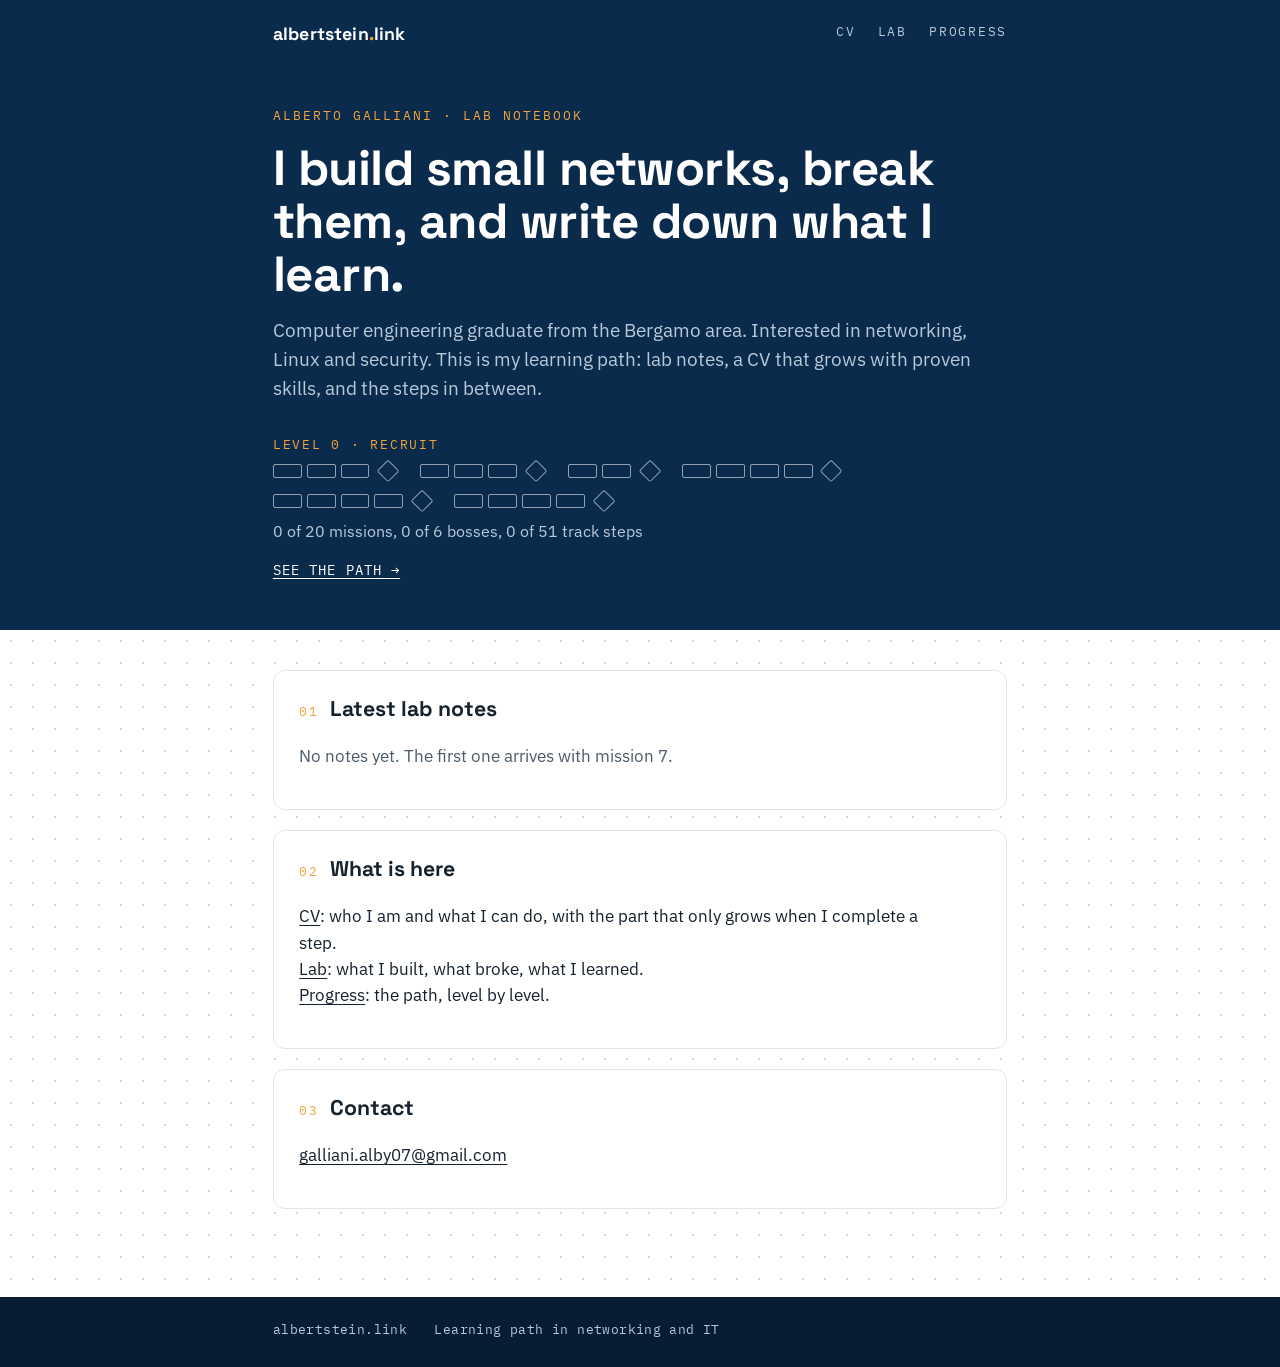
<file: site/index.html>
<!DOCTYPE html>
<html lang="en">
<head>
  <meta charset="utf-8">
  <meta name="viewport" content="width=device-width, initial-scale=1">
  <title>Alberto Galliani</title>
  <meta name="description" content="Alberto Galliani. Computer engineering graduate working on networking and IT infrastructure. Lab notes, CV and progress.">
  <meta name="theme-color" content="#0b2b4c">
  <link rel="icon" href="data:image/svg+xml,%3Csvg%20xmlns='http://www.w3.org/2000/svg'%20viewBox='0%200%2032%2032'%3E%3Crect%20width='32'%20height='32'%20rx='6'%20fill='%230b2b4c'/%3E%3Crect%20x='9'%20y='9'%20width='14'%20height='14'%20rx='2'%20transform='rotate(45%2016%2016)'%20fill='%23f2a33a'/%3E%3C/svg%3E">
  <link rel="preconnect" href="https://fonts.googleapis.com">
  <link href="https://fonts.googleapis.com/css2?family=IBM+Plex+Mono&family=IBM+Plex+Sans:wght@400;600&family=Space+Grotesk:wght@500;700&display=swap" rel="stylesheet">
  <link rel="stylesheet" href="style.css">
</head>
<body data-root="./">
  <div class="band">
    <header class="top">
      <div class="wrap">
        <a class="brand" href="./">albertstein<span class="dot">.</span>link</a>
        <nav>
          <a href="cv/">CV</a>
          <a href="lab/">Lab</a>
          <a href="progress/">Progress</a>
        </nav>
      </div>
    </header>
    <section class="hero">
      <div class="wrap">
        <p class="kicker">Alberto Galliani · Lab notebook</p>
        <h1>I build small networks, break them, and write down what I learn.</h1>
        <p class="lede">Computer engineering graduate from the Bergamo area. Interested in networking, Linux and security. This is my learning path: lab notes, a CV that grows with proven skills, and the steps in between.</p>
        <p class="level" data-level>Level 0 · Recruit</p>
        <div class="progress" data-progress role="group" aria-label="Campaign progress"></div>
        <p class="progress-label" data-progress-label>Loading progress</p>
        <a class="cta" href="progress/">See the path</a>
      </div>
    </section>
  </div>

  <main>
    <div class="wrap">
      <div class="card">
        <h2><span class="num">01</span>Latest lab notes</h2>
        <p class="empty-state">No notes yet. The first one arrives with mission 7.</p>
      </div>
      <div class="card">
        <h2><span class="num">02</span>What is here</h2>
        <p><a href="cv/">CV</a>: who I am and what I can do, with the part that only grows when I complete a step.<br>
        <a href="lab/">Lab</a>: what I built, what broke, what I learned.<br>
        <a href="progress/">Progress</a>: the path, level by level.</p>
      </div>
      <div class="card">
        <h2><span class="num">03</span>Contact</h2>
        <p><a href="mailto:galliani.alby07@gmail.com">galliani.alby07@gmail.com</a></p>
      </div>
    </div>
  </main>

  <footer class="bottom">
    <div class="wrap">
      <span>albertstein.link</span>
      <span>Learning path in networking and IT</span>
    </div>
  </footer>

  <script src="app.js"></script>
</body>
</html>
</file>
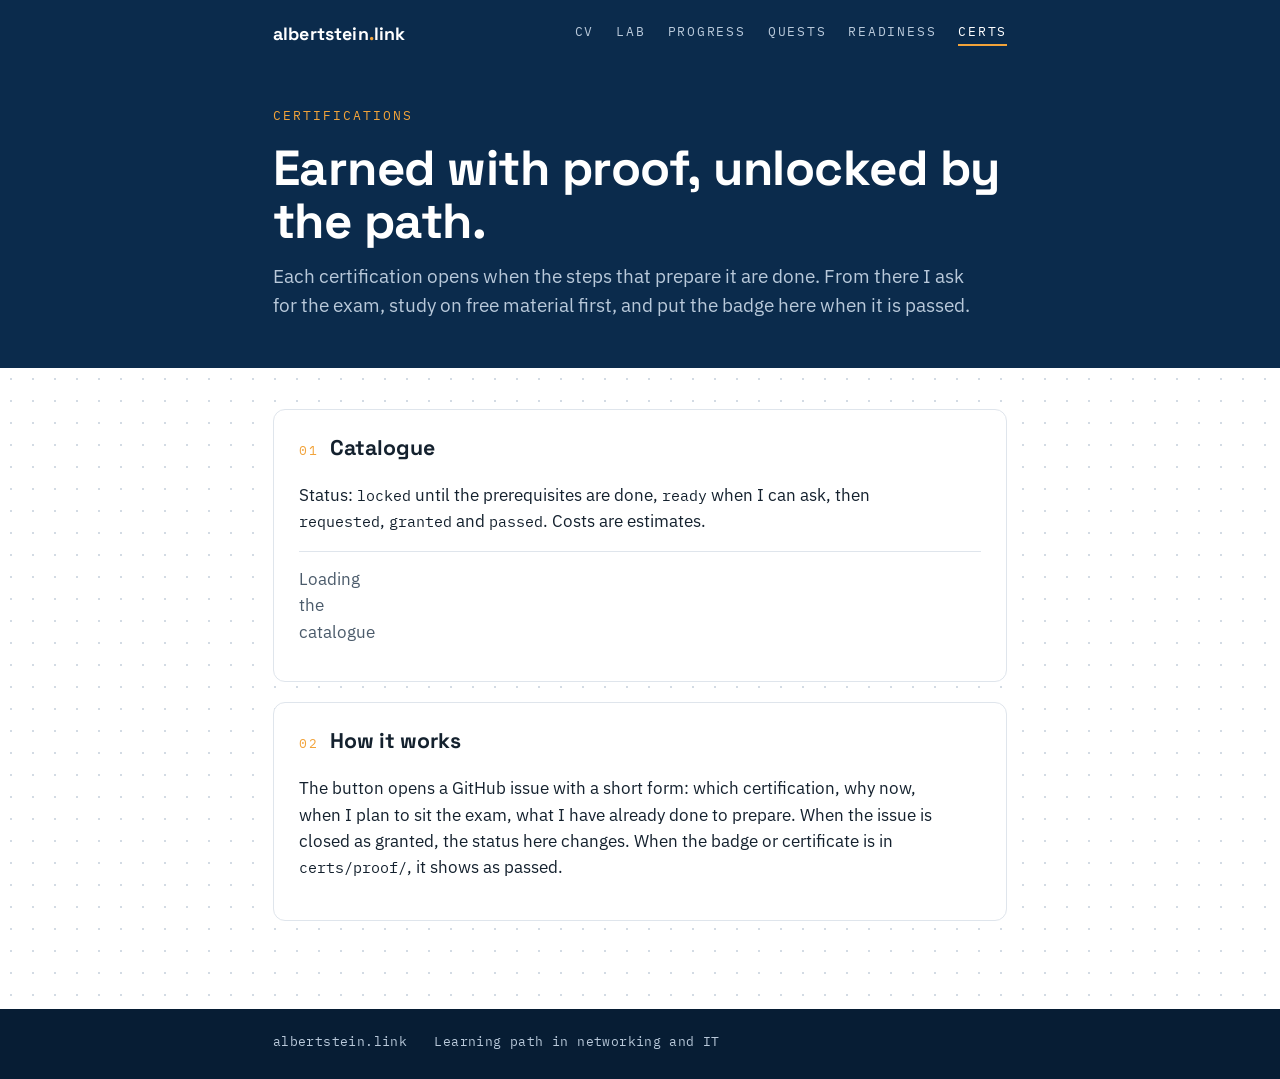
<file: site/certs/index.html>
<!DOCTYPE html>
<html lang="en">
<head>
  <meta charset="utf-8">
  <meta name="viewport" content="width=device-width, initial-scale=1">
  <title>Certifications | Alberto Galliani</title>
  <meta name="description" content="Certifications on my path: which ones, what they cost, what unlocks them, and where I stand.">
  <meta name="theme-color" content="#0b2b4c">
  <link rel="icon" href="data:image/svg+xml,%3Csvg%20xmlns='http://www.w3.org/2000/svg'%20viewBox='0%200%2032%2032'%3E%3Crect%20width='32'%20height='32'%20rx='6'%20fill='%230b2b4c'/%3E%3Crect%20x='9'%20y='9'%20width='14'%20height='14'%20rx='2'%20transform='rotate(45%2016%2016)'%20fill='%23f2a33a'/%3E%3C/svg%3E">
  <link rel="preconnect" href="https://fonts.googleapis.com">
  <link href="https://fonts.googleapis.com/css2?family=IBM+Plex+Mono&family=IBM+Plex+Sans:wght@400;600&family=Space+Grotesk:wght@500;700&display=swap" rel="stylesheet">
  <link rel="stylesheet" href="../style.css">
</head>
<body data-root="../">
  <div class="band">
    <header class="top">
      <div class="wrap">
        <a class="brand" href="../" data-site="domain">albertstein<span class="dot">.</span>link</a>
        <nav>
          <a href="../cv/">CV</a>
          <a href="../lab/">Lab</a>
          <a href="../progress/">Progress</a>
          <a href="../quests/">Quests</a>
          <a href="../readiness/">Readiness</a>
          <a href="./" aria-current="page">Certs</a>
        </nav>
      </div>
    </header>
    <section class="hero">
      <div class="wrap">
        <p class="kicker">Certifications</p>
        <h1>Earned with proof, unlocked by the path.</h1>
        <p class="lede">Each certification opens when the steps that prepare it are done. From there I ask for the exam, study on free material first, and put the badge here when it is passed.</p>
      </div>
    </section>
  </div>

  <main>
    <div class="wrap">
      <div class="card">
        <h2><span class="num">01</span>Catalogue</h2>
        <p>Status: <span class="mono">locked</span> until the prerequisites are done, <span class="mono">ready</span> when I can ask, then <span class="mono">requested</span>, <span class="mono">granted</span> and <span class="mono">passed</span>. Costs are estimates.</p>
        <ol class="missions" data-certs><li class="empty-state">Loading the catalogue</li></ol>
      </div>
      <div class="card">
        <h2><span class="num">02</span>How it works</h2>
        <p>The button opens a GitHub issue with a short form: which certification, why now, when I plan to sit the exam, what I have already done to prepare. When the issue is closed as granted, the status here changes. When the badge or certificate is in <span class="mono">certs/proof/</span>, it shows as passed.</p>
      </div>
    </div>
  </main>

  <footer class="bottom">
    <div class="wrap">
      <span data-site="footer.left">albertstein.link</span>
      <span data-site="footer.right">Learning path in networking and IT</span>
    </div>
  </footer>

  <script src="../app.js"></script>
</body>
</html>
</file>
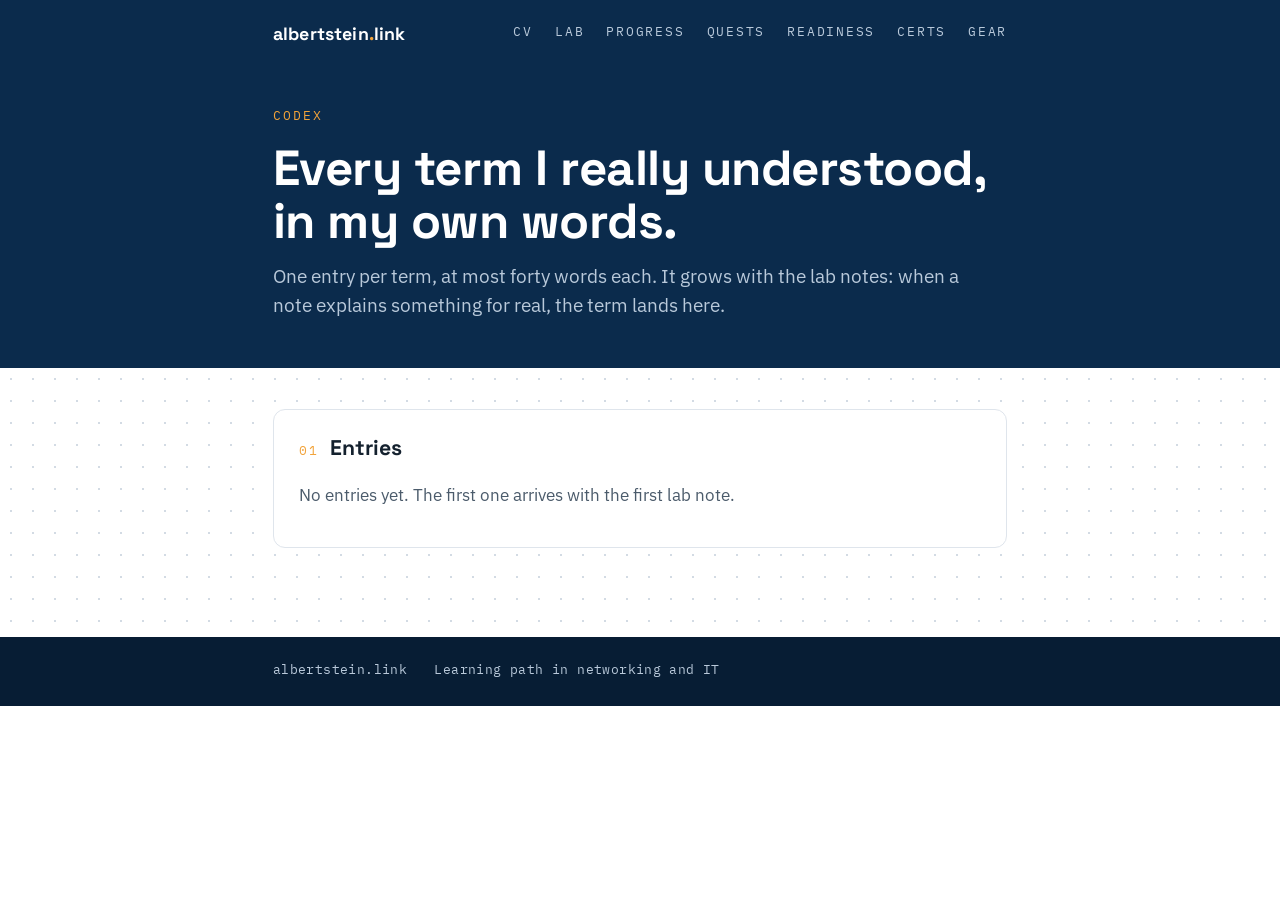
<file: site/codex/index.html>
<!DOCTYPE html>
<html lang="en">
<head>
  <meta charset="utf-8">
  <meta name="viewport" content="width=device-width, initial-scale=1">
  <title>Codex | Alberto Galliani</title>
  <meta name="description" content="My glossary: one entry for every term I really understood, in my own words.">
  <meta name="theme-color" content="#0b2b4c">
  <link rel="icon" href="data:image/svg+xml,%3Csvg%20xmlns='http://www.w3.org/2000/svg'%20viewBox='0%200%2032%2032'%3E%3Crect%20width='32'%20height='32'%20rx='6'%20fill='%230b2b4c'/%3E%3Crect%20x='9'%20y='9'%20width='14'%20height='14'%20rx='2'%20transform='rotate(45%2016%2016)'%20fill='%23f2a33a'/%3E%3C/svg%3E">
  <link rel="preconnect" href="https://fonts.googleapis.com">
  <link href="https://fonts.googleapis.com/css2?family=IBM+Plex+Mono&family=IBM+Plex+Sans:wght@400;600&family=Space+Grotesk:wght@500;700&display=swap" rel="stylesheet">
  <link rel="stylesheet" href="../style.css">
</head>
<body data-root="../">
  <div class="band">
    <header class="top">
      <div class="wrap">
        <a class="brand" href="../" data-site="domain">albertstein<span class="dot">.</span>link</a>
        <nav>
          <a href="../cv/">CV</a>
          <a href="../lab/">Lab</a>
          <a href="../progress/">Progress</a>
          <a href="../quests/">Quests</a>
          <a href="../readiness/">Readiness</a>
          <a href="../certs/">Certs</a>
          <a href="../gear/">Gear</a>
        </nav>
      </div>
    </header>
    <section class="hero">
      <div class="wrap">
        <p class="kicker">Codex</p>
        <h1>Every term I really understood, in my own words.</h1>
        <p class="lede">One entry per term, at most forty words each. It grows with the lab notes: when a note explains something for real, the term lands here.</p>
      </div>
    </section>
  </div>

  <main>
    <div class="wrap">
      <div class="card">
        <h2><span class="num">01</span>Entries</h2>
        <!-- One <dt>term</dt><dd>definition, max 40 words</dd> pair per entry, alphabetical. make check counts the words. -->
        <dl class="codex">
        </dl>
        <p class="empty-state">No entries yet. The first one arrives with the first lab note.</p>
      </div>
    </div>
  </main>

  <footer class="bottom">
    <div class="wrap">
      <span data-site="footer.left">albertstein.link</span>
      <span data-site="footer.right">Learning path in networking and IT</span>
    </div>
  </footer>

  <script src="../app.js"></script>
</body>
</html>
</file>
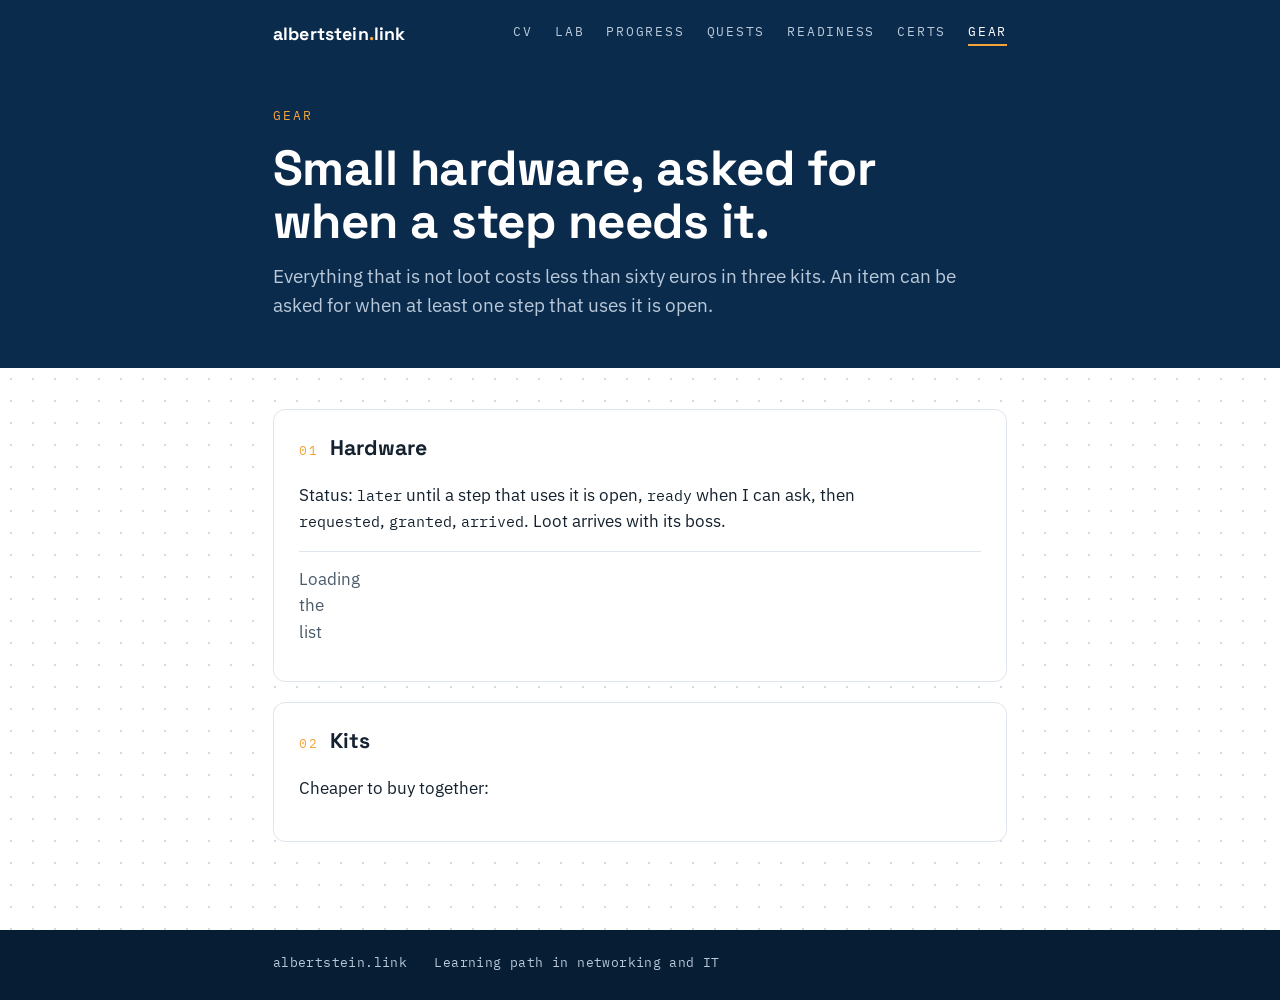
<file: site/gear/index.html>
<!DOCTYPE html>
<html lang="en">
<head>
  <meta charset="utf-8">
  <meta name="viewport" content="width=device-width, initial-scale=1">
  <title>Gear | Alberto Galliani</title>
  <meta name="description" content="Hardware for the path: what it costs, which step needs it, and what I can ask for now.">
  <meta name="theme-color" content="#0b2b4c">
  <link rel="icon" href="data:image/svg+xml,%3Csvg%20xmlns='http://www.w3.org/2000/svg'%20viewBox='0%200%2032%2032'%3E%3Crect%20width='32'%20height='32'%20rx='6'%20fill='%230b2b4c'/%3E%3Crect%20x='9'%20y='9'%20width='14'%20height='14'%20rx='2'%20transform='rotate(45%2016%2016)'%20fill='%23f2a33a'/%3E%3C/svg%3E">
  <link rel="preconnect" href="https://fonts.googleapis.com">
  <link href="https://fonts.googleapis.com/css2?family=IBM+Plex+Mono&family=IBM+Plex+Sans:wght@400;600&family=Space+Grotesk:wght@500;700&display=swap" rel="stylesheet">
  <link rel="stylesheet" href="../style.css">
</head>
<body data-root="../">
  <div class="band">
    <header class="top">
      <div class="wrap">
        <a class="brand" href="../" data-site="domain">albertstein<span class="dot">.</span>link</a>
        <nav>
          <a href="../cv/">CV</a>
          <a href="../lab/">Lab</a>
          <a href="../progress/">Progress</a>
          <a href="../quests/">Quests</a>
          <a href="../readiness/">Readiness</a>
          <a href="../certs/">Certs</a>
          <a href="./" aria-current="page">Gear</a>
        </nav>
      </div>
    </header>
    <section class="hero">
      <div class="wrap">
        <p class="kicker">Gear</p>
        <h1>Small hardware, asked for when a step needs it.</h1>
        <p class="lede">Everything that is not loot costs less than sixty euros in three kits. An item can be asked for when at least one step that uses it is open.</p>
      </div>
    </section>
  </div>

  <main>
    <div class="wrap">
      <div class="card">
        <h2><span class="num">01</span>Hardware</h2>
        <p>Status: <span class="mono">later</span> until a step that uses it is open, <span class="mono">ready</span> when I can ask, then <span class="mono">requested</span>, <span class="mono">granted</span>, <span class="mono">arrived</span>. Loot arrives with its boss.</p>
        <ol class="missions" data-gear><li class="empty-state">Loading the list</li></ol>
      </div>
      <div class="card">
        <h2><span class="num">02</span>Kits</h2>
        <p>Cheaper to buy together:</p>
        <ul data-kits></ul>
      </div>
    </div>
  </main>

  <footer class="bottom">
    <div class="wrap">
      <span data-site="footer.left">albertstein.link</span>
      <span data-site="footer.right">Learning path in networking and IT</span>
    </div>
  </footer>

  <script src="../app.js"></script>
</body>
</html>
</file>
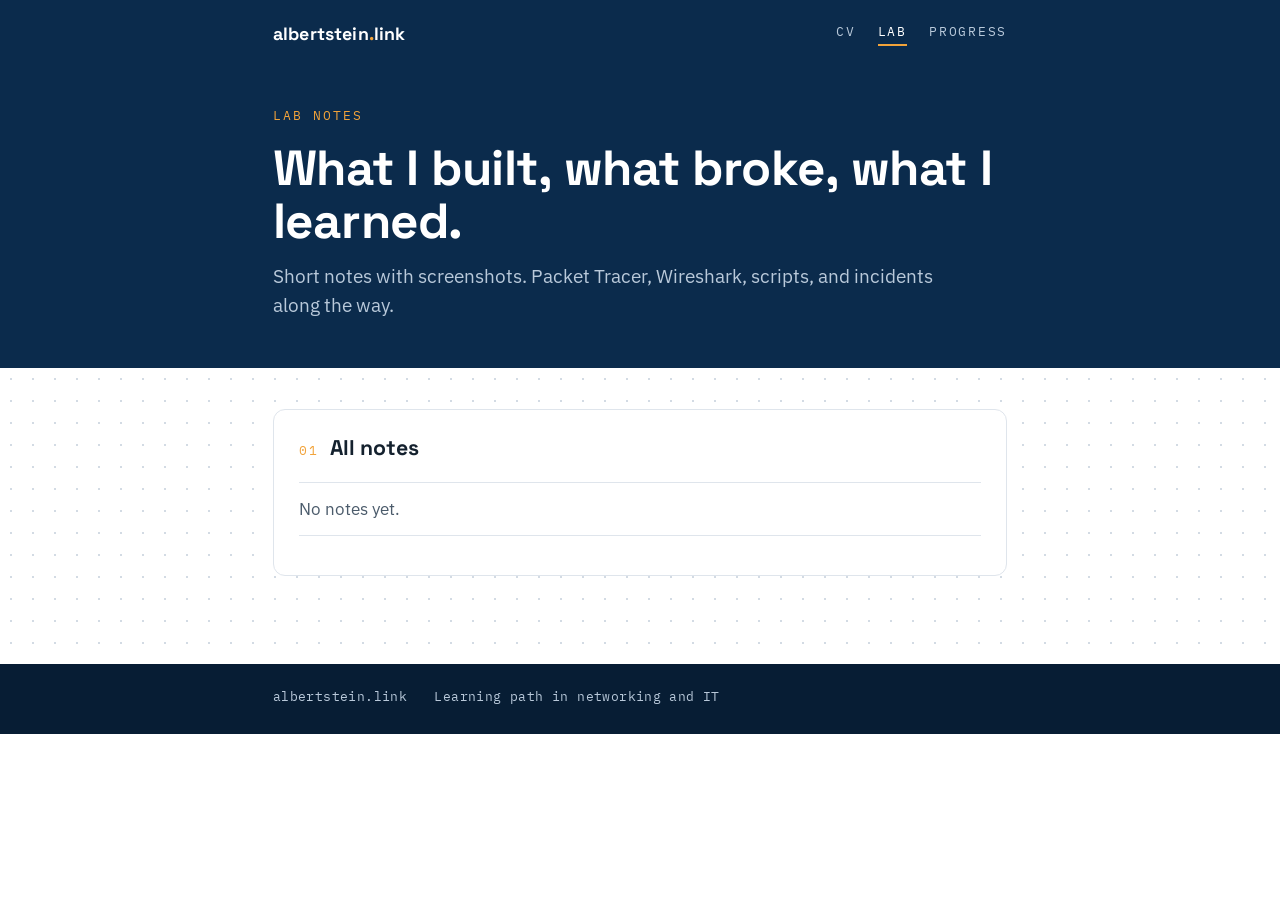
<file: site/lab/index.html>
<!DOCTYPE html>
<html lang="en">
<head>
  <meta charset="utf-8">
  <meta name="viewport" content="width=device-width, initial-scale=1">
  <title>Lab notes | Alberto Galliani</title>
  <meta name="description" content="Lab notes: Packet Tracer topologies, Wireshark captures, scripts and what I learned from them.">
  <meta name="theme-color" content="#0b2b4c">
  <link rel="icon" href="data:image/svg+xml,%3Csvg%20xmlns='http://www.w3.org/2000/svg'%20viewBox='0%200%2032%2032'%3E%3Crect%20width='32'%20height='32'%20rx='6'%20fill='%230b2b4c'/%3E%3Crect%20x='9'%20y='9'%20width='14'%20height='14'%20rx='2'%20transform='rotate(45%2016%2016)'%20fill='%23f2a33a'/%3E%3C/svg%3E">
  <link rel="preconnect" href="https://fonts.googleapis.com">
  <link href="https://fonts.googleapis.com/css2?family=IBM+Plex+Mono&family=IBM+Plex+Sans:wght@400;600&family=Space+Grotesk:wght@500;700&display=swap" rel="stylesheet">
  <link rel="stylesheet" href="../style.css">
</head>
<body data-root="../">
  <div class="band">
    <header class="top">
      <div class="wrap">
        <a class="brand" href="../">albertstein<span class="dot">.</span>link</a>
        <nav>
          <a href="../cv/">CV</a>
          <a href="./" aria-current="page">Lab</a>
          <a href="../progress/">Progress</a>
        </nav>
      </div>
    </header>
    <section class="hero">
      <div class="wrap">
        <p class="kicker">Lab notes</p>
        <h1>What I built, what broke, what I learned.</h1>
        <p class="lede">Short notes with screenshots. Packet Tracer, Wireshark, scripts, and incidents along the way.</p>
      </div>
    </section>
  </div>

  <main>
    <div class="wrap">
      <div class="card">
        <h2><span class="num">01</span>All notes</h2>
        <!-- Add new notes at the top of this list. Copy template.html to start a note. -->
        <ul class="notes">
          <li class="empty-state">No notes yet.</li>
        </ul>
      </div>
    </div>
  </main>

  <footer class="bottom">
    <div class="wrap">
      <span>albertstein.link</span>
      <span>Learning path in networking and IT</span>
    </div>
  </footer>
</body>
</html>
</file>
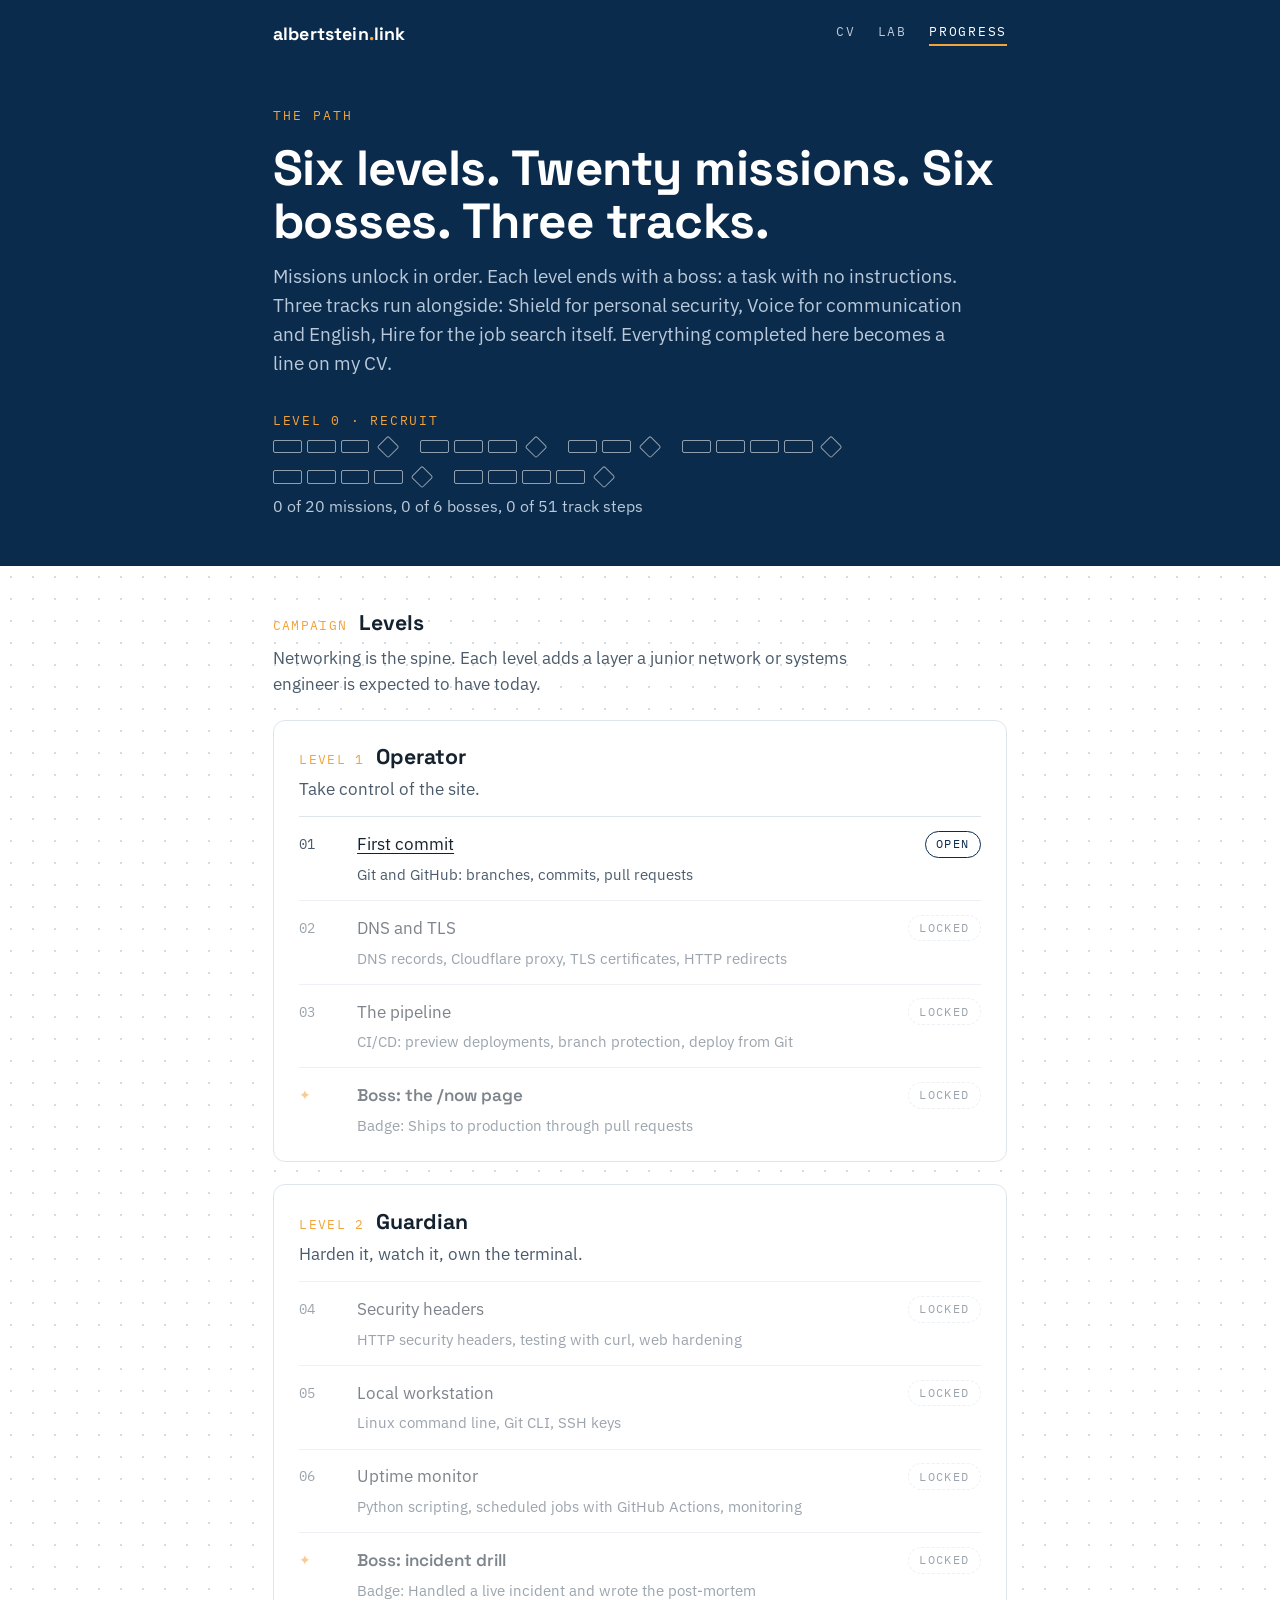
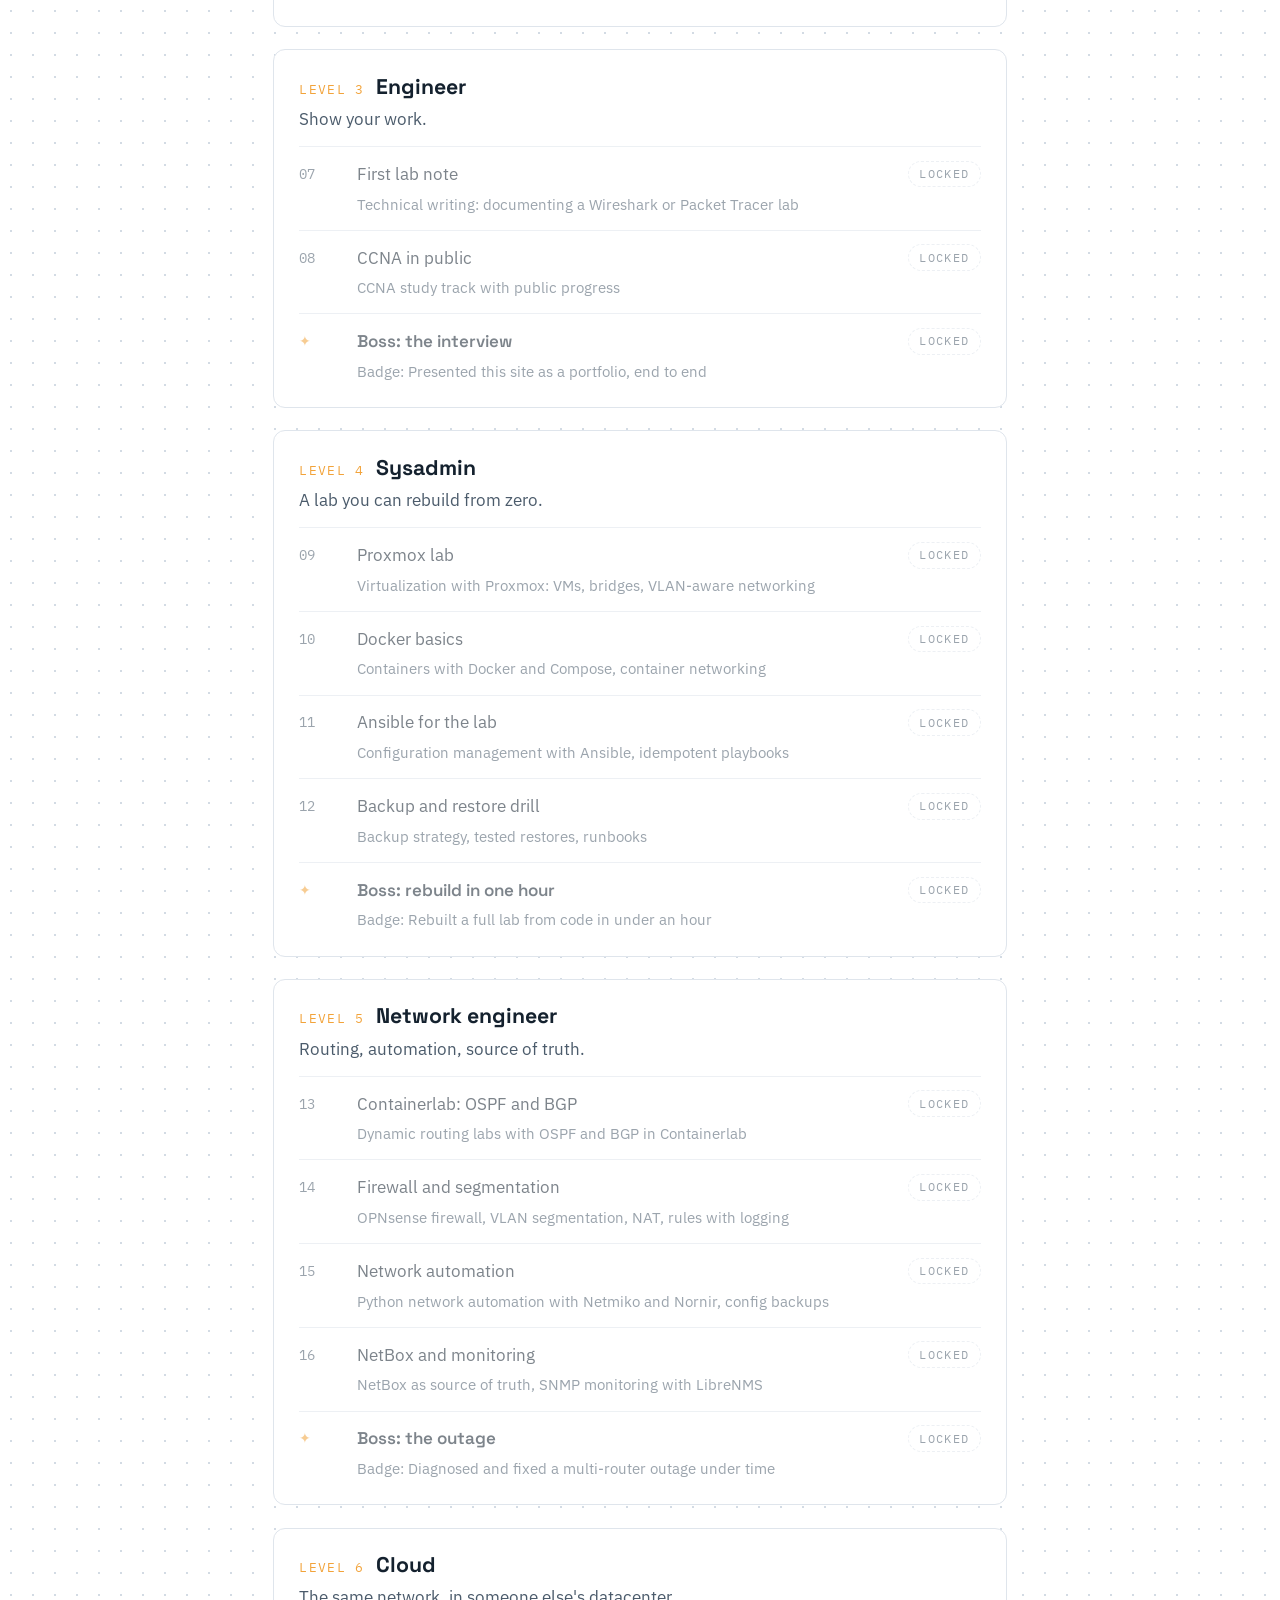
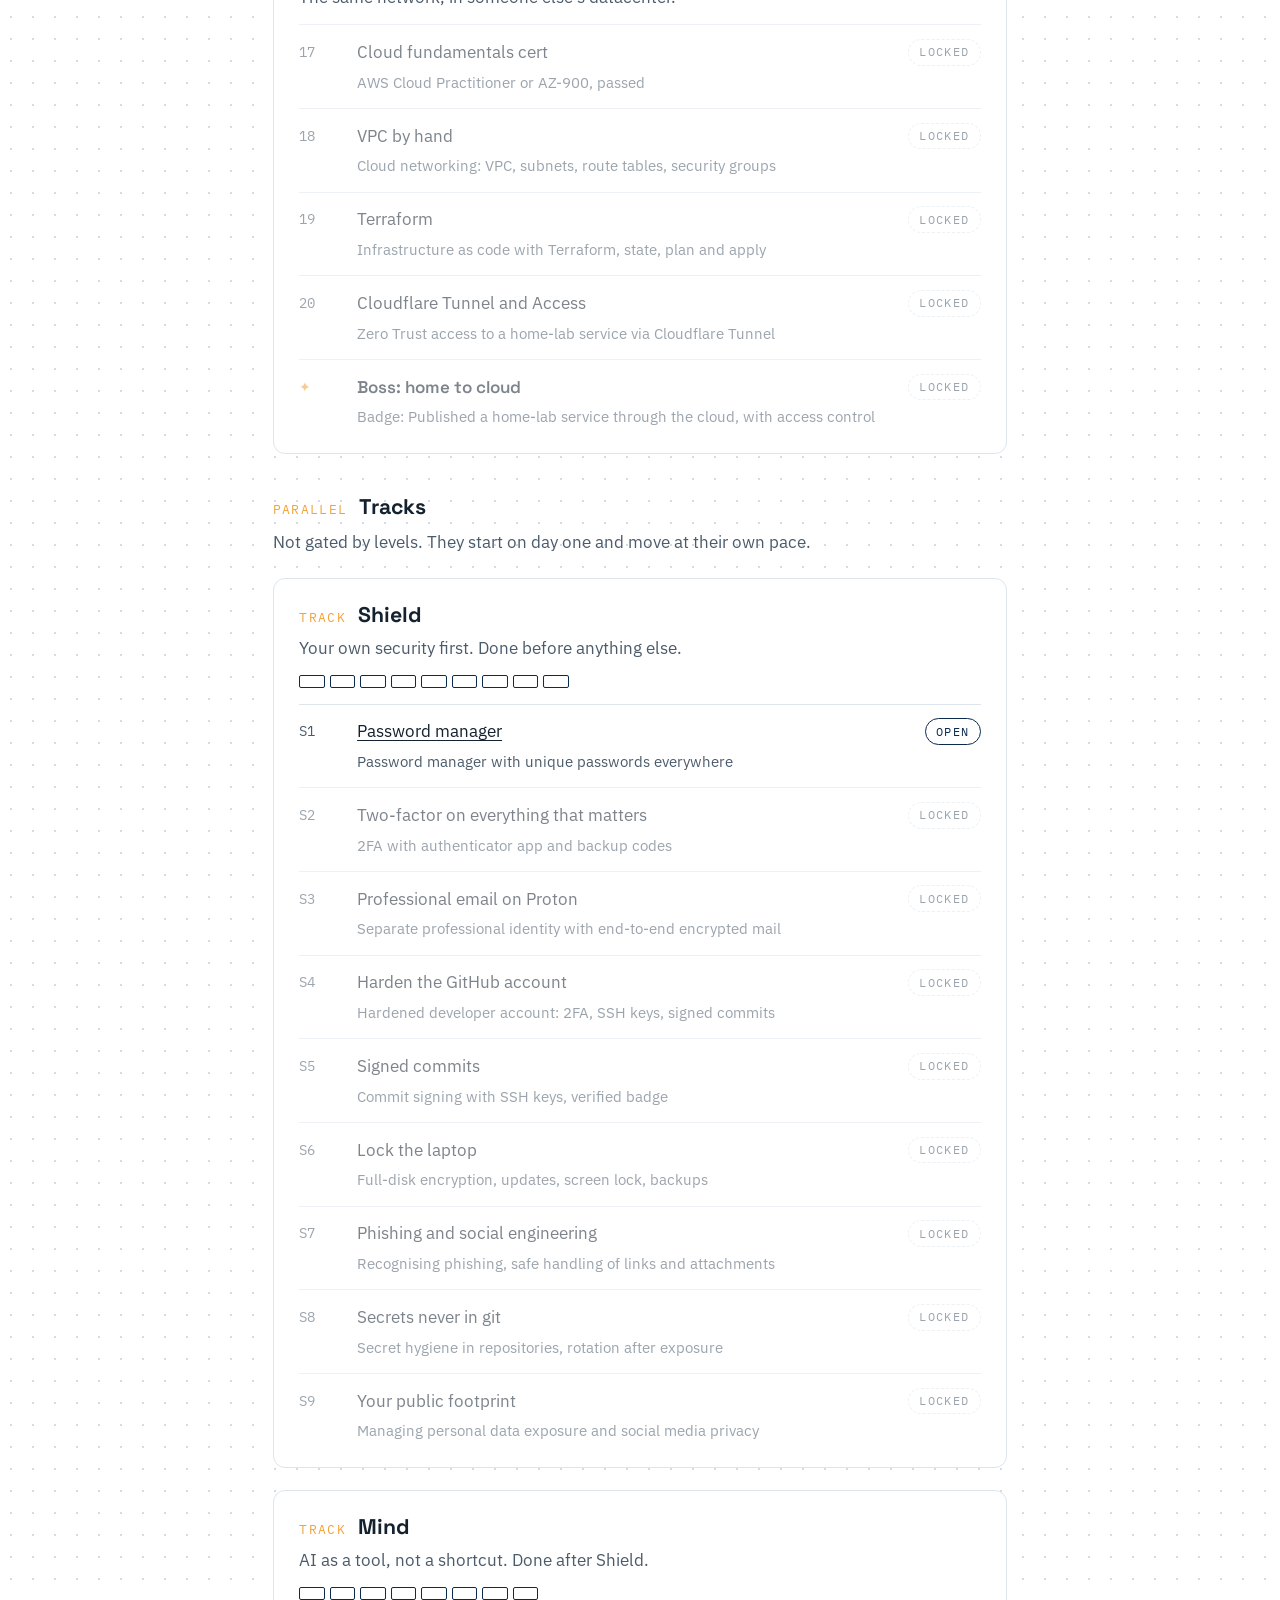
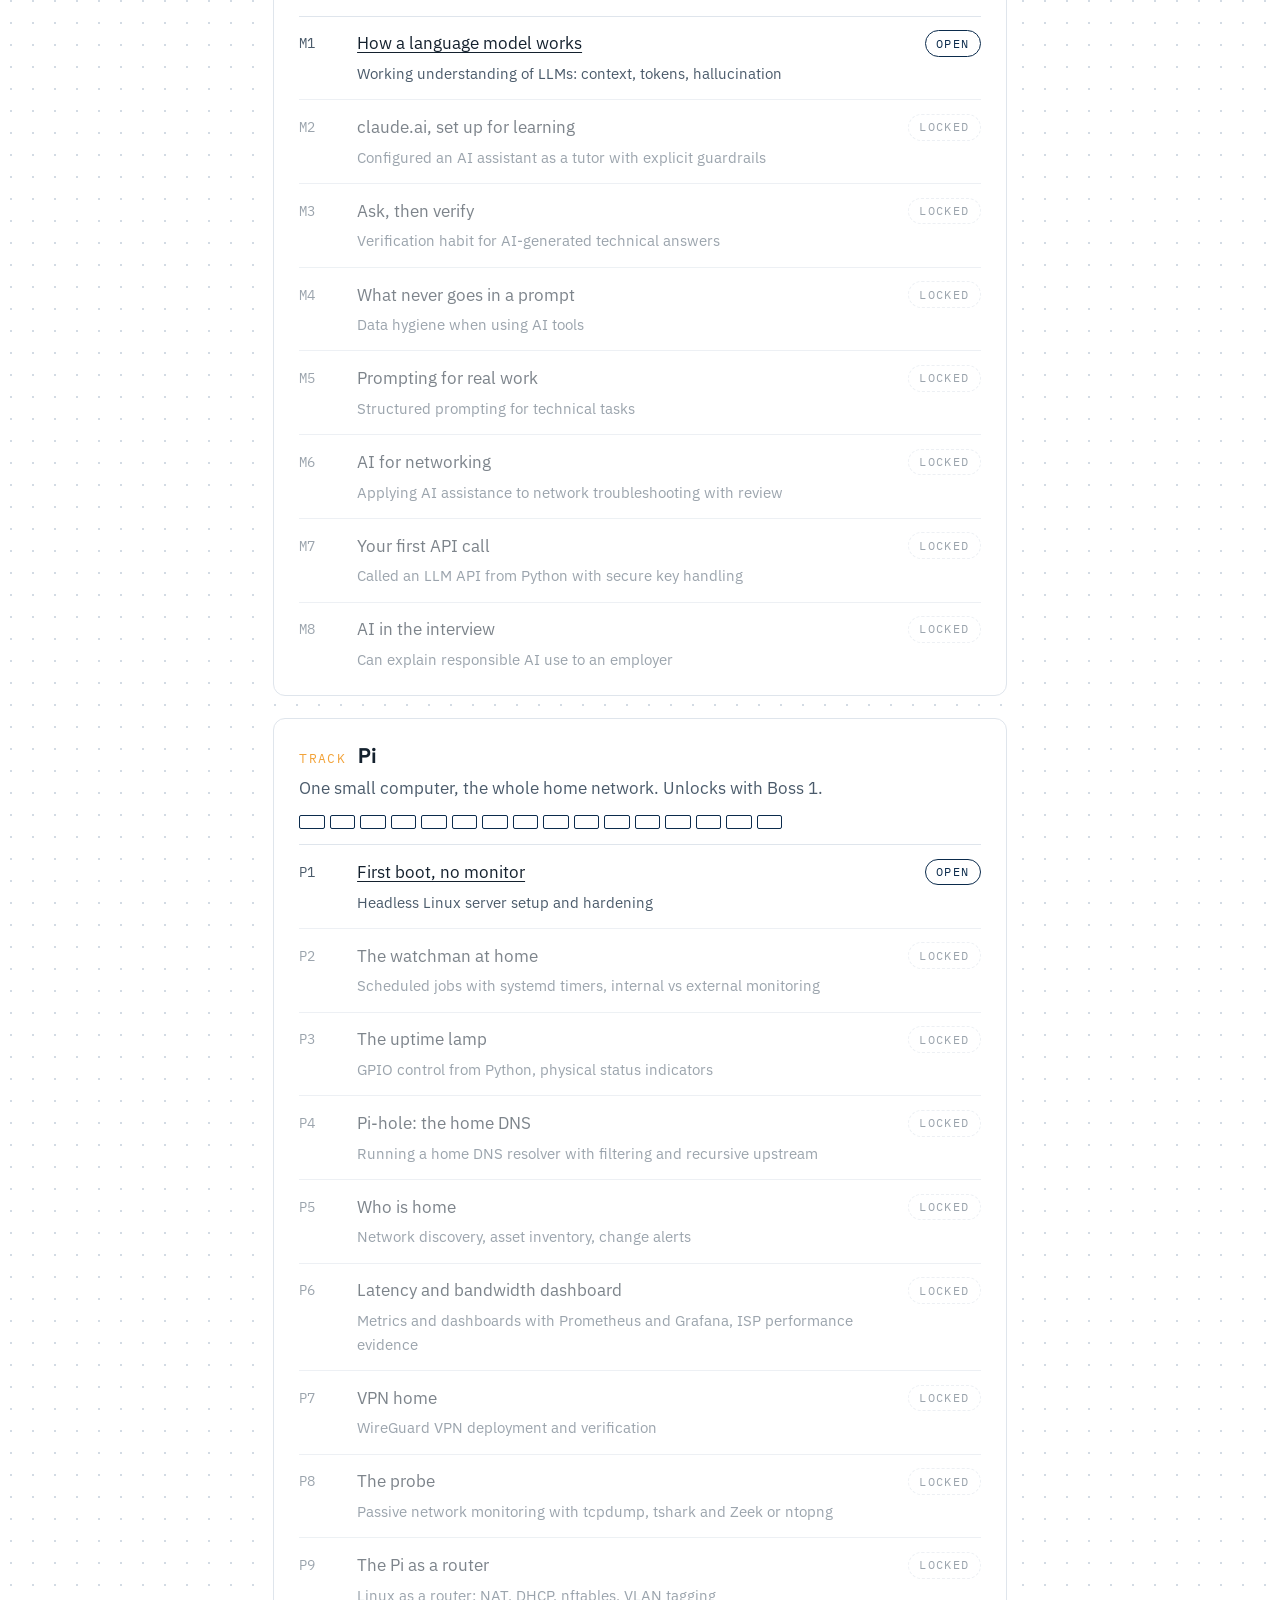
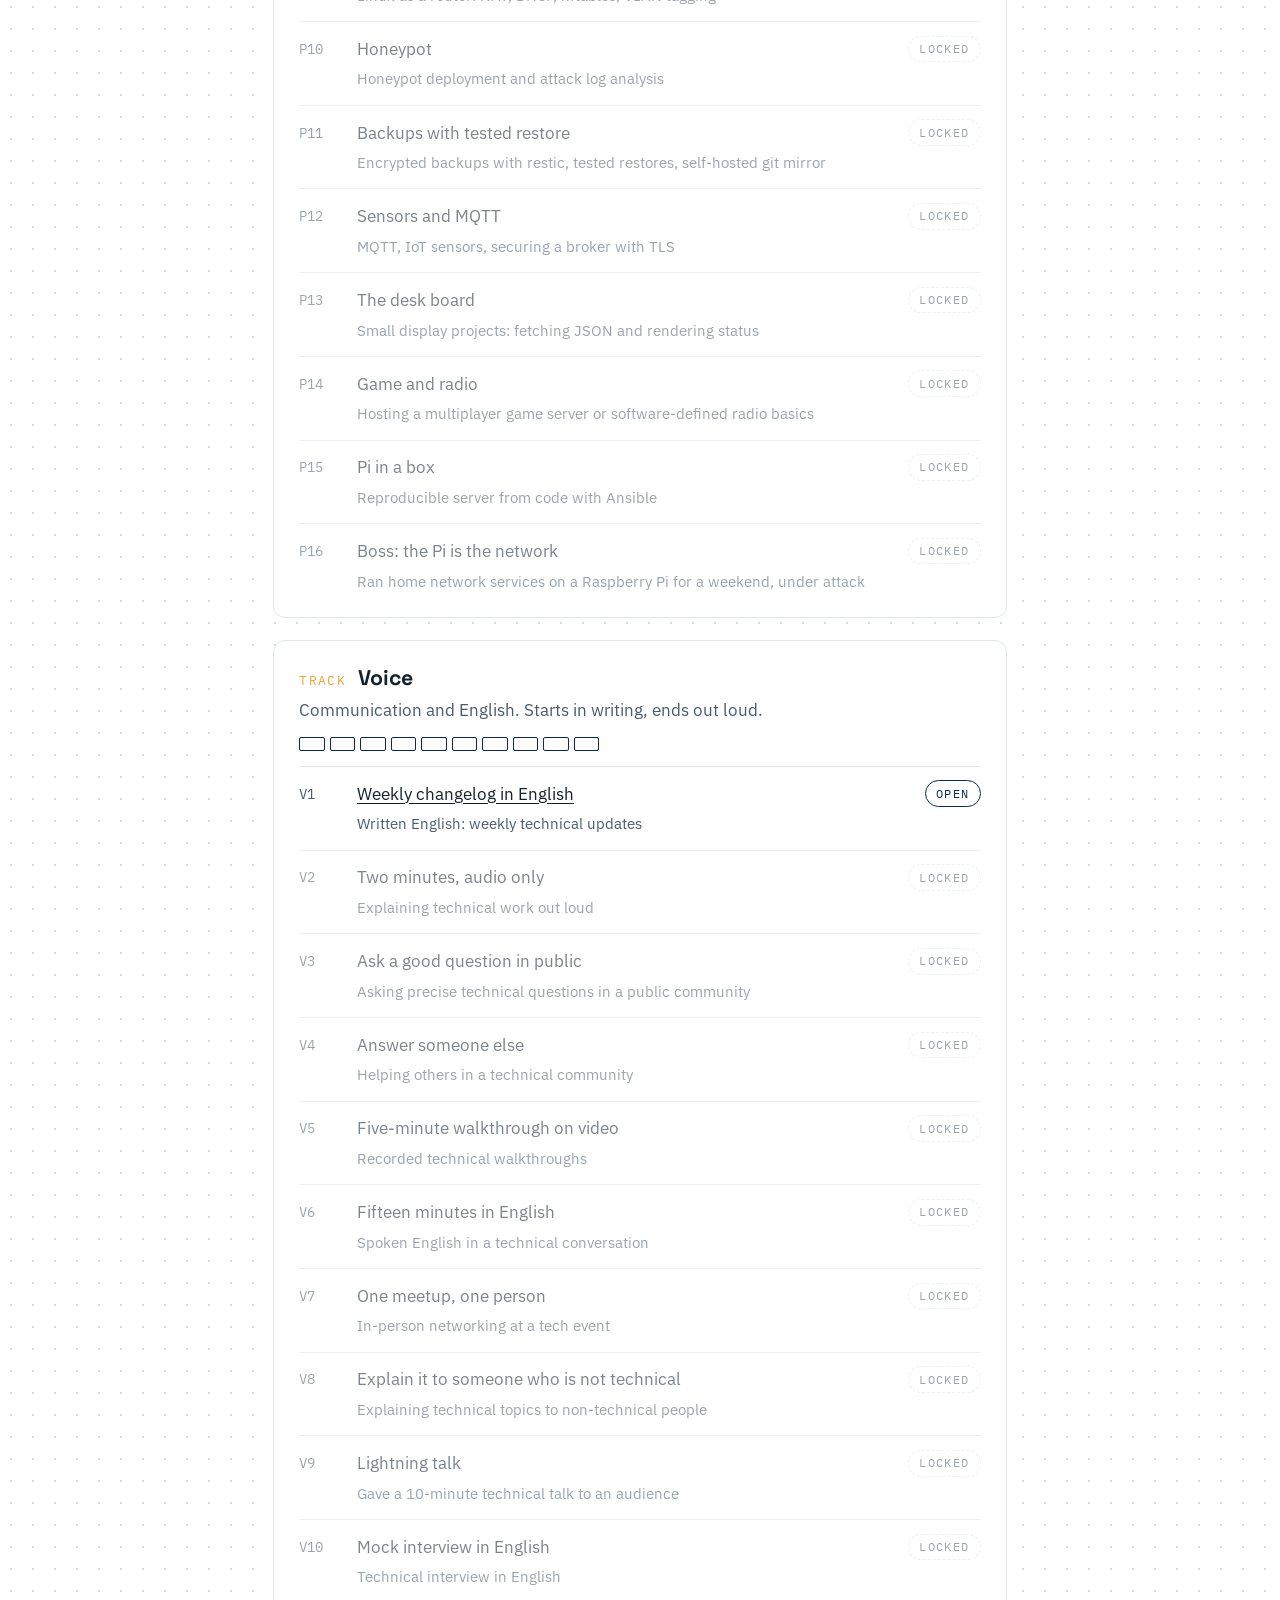
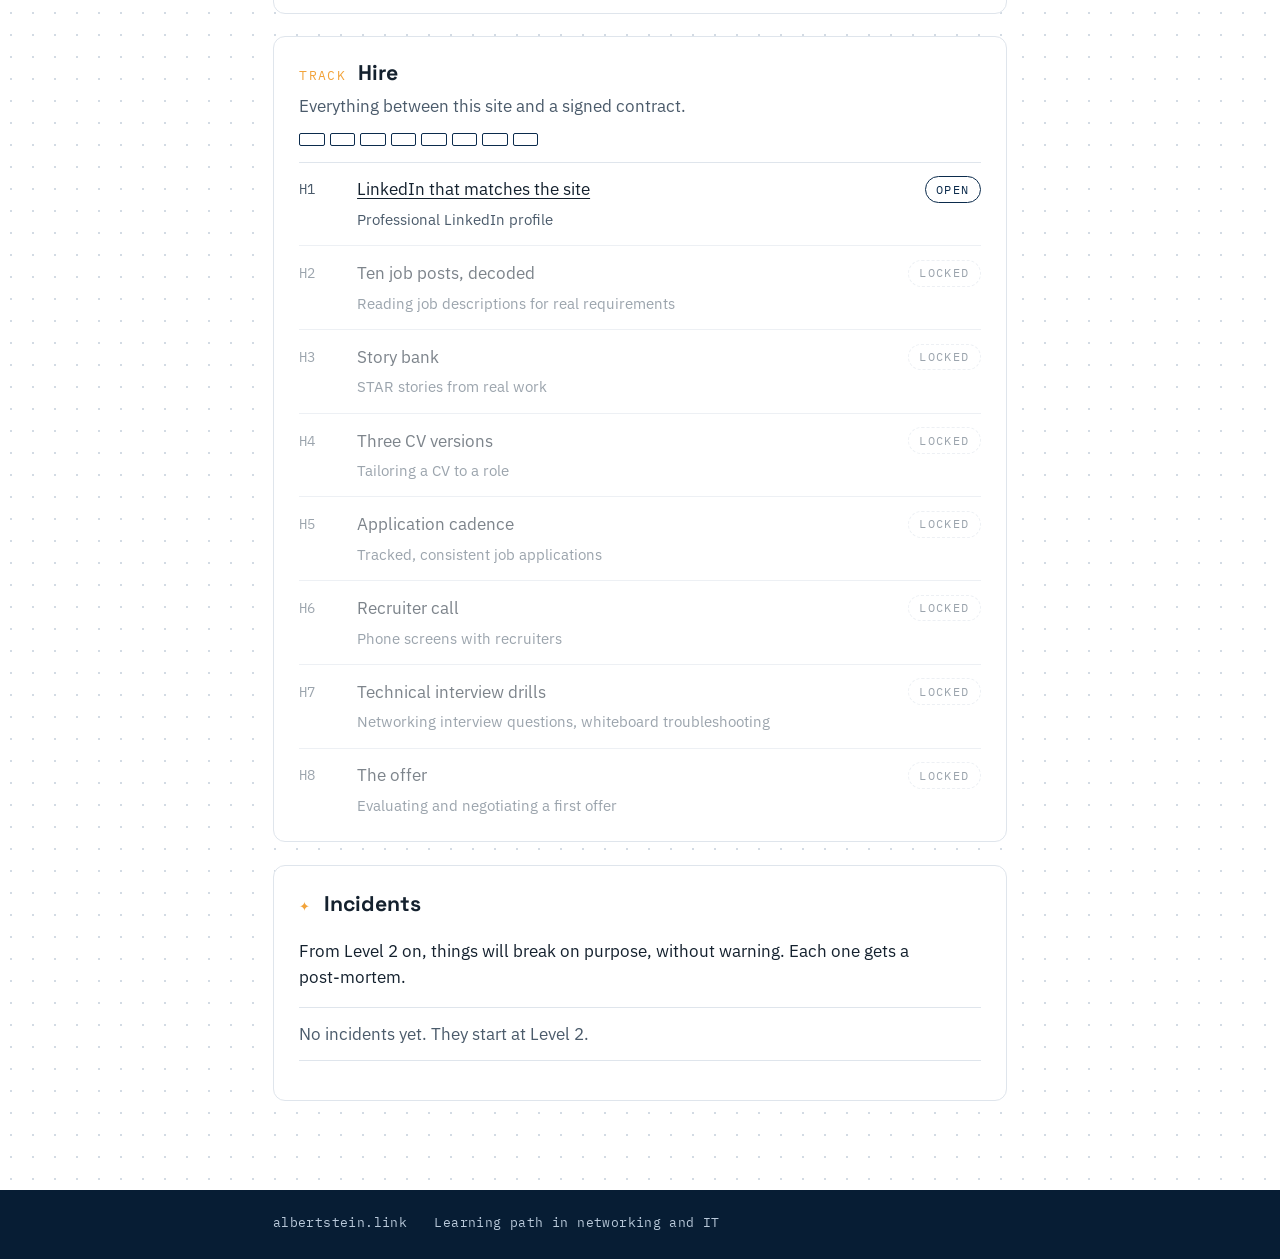
<file: site/progress/index.html>
<!DOCTYPE html>
<html lang="en">
<head>
  <meta charset="utf-8">
  <meta name="viewport" content="width=device-width, initial-scale=1">
  <title>Progress | Alberto Galliani</title>
  <meta name="description" content="Six levels, twenty missions, six bosses, three tracks. The path I am following to become hireable in networking and IT.">
  <meta name="theme-color" content="#0b2b4c">
  <link rel="icon" href="data:image/svg+xml,%3Csvg%20xmlns='http://www.w3.org/2000/svg'%20viewBox='0%200%2032%2032'%3E%3Crect%20width='32'%20height='32'%20rx='6'%20fill='%230b2b4c'/%3E%3Crect%20x='9'%20y='9'%20width='14'%20height='14'%20rx='2'%20transform='rotate(45%2016%2016)'%20fill='%23f2a33a'/%3E%3C/svg%3E">
  <link rel="preconnect" href="https://fonts.googleapis.com">
  <link href="https://fonts.googleapis.com/css2?family=IBM+Plex+Mono&family=IBM+Plex+Sans:wght@400;600&family=Space+Grotesk:wght@500;700&display=swap" rel="stylesheet">
  <link rel="stylesheet" href="../style.css">
</head>
<body data-root="../">
  <div class="band">
    <header class="top">
      <div class="wrap">
        <a class="brand" href="../">albertstein<span class="dot">.</span>link</a>
        <nav>
          <a href="../cv/">CV</a>
          <a href="../lab/">Lab</a>
          <a href="./" aria-current="page">Progress</a>
        </nav>
      </div>
    </header>
    <section class="hero">
      <div class="wrap">
        <p class="kicker">The path</p>
        <h1>Six levels. Twenty missions. Six bosses. Three tracks.</h1>
        <p class="lede">Missions unlock in order. Each level ends with a boss: a task with no instructions. Three tracks run alongside: Shield for personal security, Voice for communication and English, Hire for the job search itself. Everything completed here becomes a line on my CV.</p>
        <p class="level" data-level>Level 0 · Recruit</p>
        <div class="progress" data-progress role="group" aria-label="Campaign progress"></div>
        <p class="progress-label" data-progress-label>Loading progress</p>
      </div>
    </section>
  </div>

  <main>
    <div class="wrap">
      <div class="section-intro" style="margin-top:0">
        <h2><span class="num">CAMPAIGN</span>Levels</h2>
        <p>Networking is the spine. Each level adds a layer a junior network or systems engineer is expected to have today.</p>
      </div>
      <div data-tiers></div>

      <div class="section-intro">
        <h2><span class="num">PARALLEL</span>Tracks</h2>
        <p>Not gated by levels. They start on day one and move at their own pace.</p>
      </div>
      <div data-tracks></div>

      <div class="card" style="margin-top:1.3rem">
        <h2><span class="num">&#10022;</span>Incidents</h2>
        <p>From Level 2 on, things will break on purpose, without warning. Each one gets a post-mortem.</p>
        <ul class="notes" data-incidents></ul>
      </div>
    </div>
  </main>

  <footer class="bottom">
    <div class="wrap">
      <span>albertstein.link</span>
      <span>Learning path in networking and IT</span>
    </div>
  </footer>

  <script src="../app.js"></script>
</body>
</html>
</file>
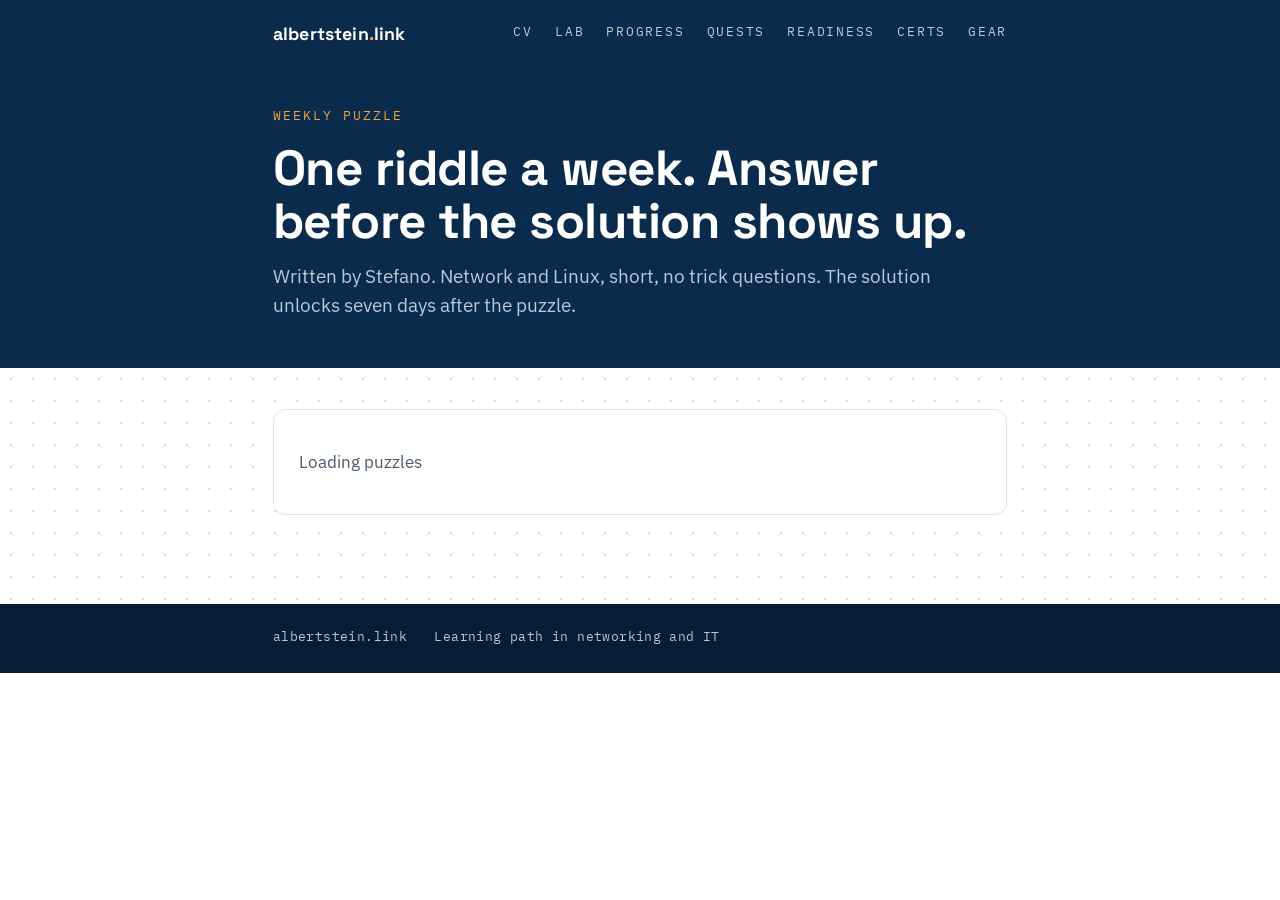
<file: site/puzzle/index.html>
<!DOCTYPE html>
<html lang="en">
<head>
  <meta charset="utf-8">
  <meta name="viewport" content="width=device-width, initial-scale=1">
  <title>Puzzle | Alberto Galliani</title>
  <meta name="description" content="One network or Linux riddle a week. The solution appears seven days later.">
  <meta name="theme-color" content="#0b2b4c">
  <link rel="icon" href="data:image/svg+xml,%3Csvg%20xmlns='http://www.w3.org/2000/svg'%20viewBox='0%200%2032%2032'%3E%3Crect%20width='32'%20height='32'%20rx='6'%20fill='%230b2b4c'/%3E%3Crect%20x='9'%20y='9'%20width='14'%20height='14'%20rx='2'%20transform='rotate(45%2016%2016)'%20fill='%23f2a33a'/%3E%3C/svg%3E">
  <link rel="preconnect" href="https://fonts.googleapis.com">
  <link href="https://fonts.googleapis.com/css2?family=IBM+Plex+Mono&family=IBM+Plex+Sans:wght@400;600&family=Space+Grotesk:wght@500;700&display=swap" rel="stylesheet">
  <link rel="stylesheet" href="../style.css">
</head>
<body data-root="../">
  <div class="band">
    <header class="top">
      <div class="wrap">
        <a class="brand" href="../" data-site="domain">albertstein<span class="dot">.</span>link</a>
        <nav>
          <a href="../cv/">CV</a>
          <a href="../lab/">Lab</a>
          <a href="../progress/">Progress</a>
          <a href="../quests/">Quests</a>
          <a href="../readiness/">Readiness</a>
          <a href="../certs/">Certs</a>
          <a href="../gear/">Gear</a>
        </nav>
      </div>
    </header>
    <section class="hero">
      <div class="wrap">
        <p class="kicker">Weekly puzzle</p>
        <h1>One riddle a week. Answer before the solution shows up.</h1>
        <p class="lede">Written by Stefano. Network and Linux, short, no trick questions. The solution unlocks seven days after the puzzle.</p>
      </div>
    </section>
  </div>

  <main>
    <div class="wrap">
      <div data-puzzles><div class="card"><p class="empty-state">Loading puzzles</p></div></div>
    </div>
  </main>

  <footer class="bottom">
    <div class="wrap">
      <span data-site="footer.left">albertstein.link</span>
      <span data-site="footer.right">Learning path in networking and IT</span>
    </div>
  </footer>

  <script src="../app.js"></script>
</body>
</html>
</file>
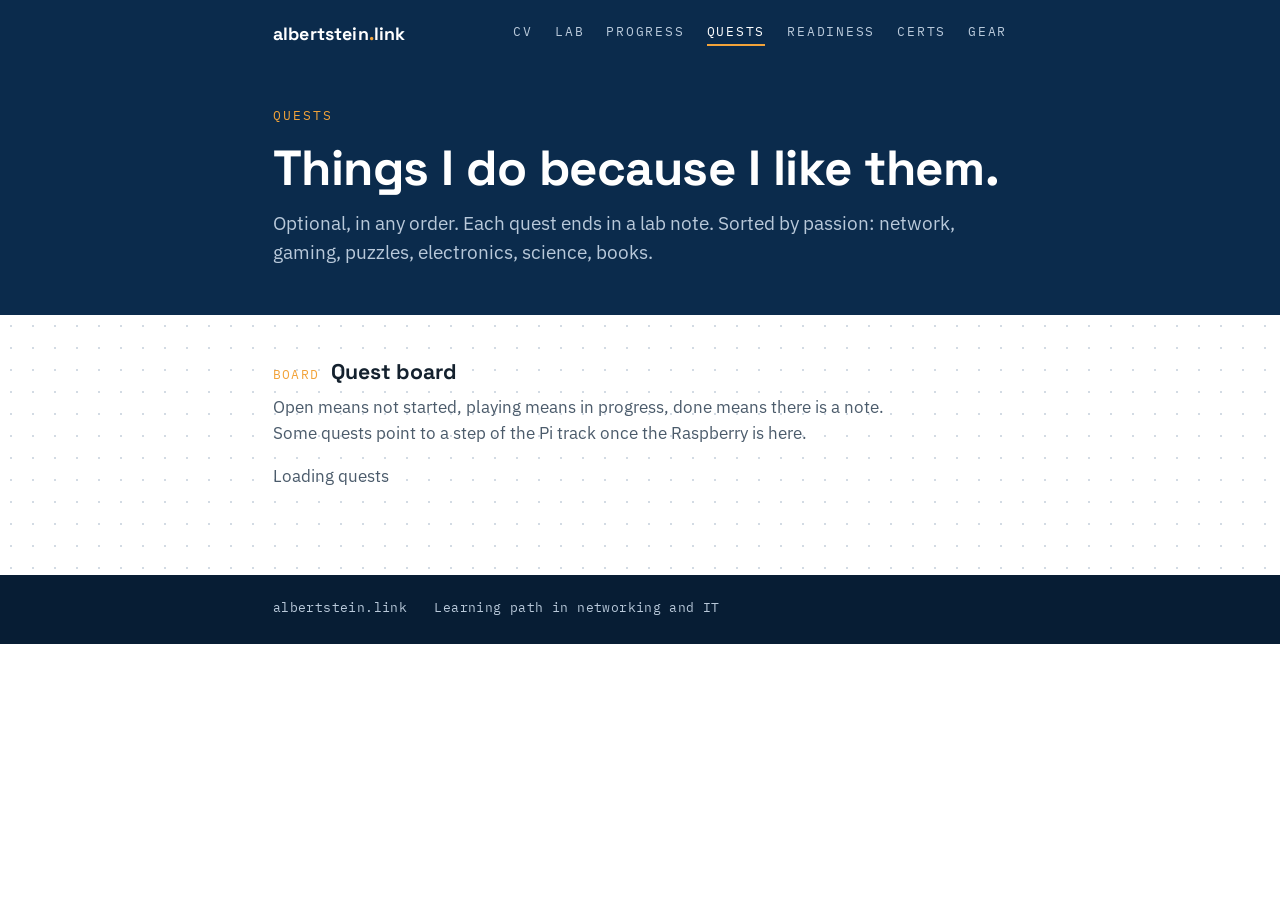
<file: site/quests/index.html>
<!DOCTYPE html>
<html lang="en">
<head>
  <meta charset="utf-8">
  <meta name="viewport" content="width=device-width, initial-scale=1">
  <title>Quests | Alberto Galliani</title>
  <meta name="description" content="Optional quests by passion: gaming, puzzles, electronics, science, books. Each one is a lab note.">
  <meta name="theme-color" content="#0b2b4c">
  <link rel="icon" href="data:image/svg+xml,%3Csvg%20xmlns='http://www.w3.org/2000/svg'%20viewBox='0%200%2032%2032'%3E%3Crect%20width='32'%20height='32'%20rx='6'%20fill='%230b2b4c'/%3E%3Crect%20x='9'%20y='9'%20width='14'%20height='14'%20rx='2'%20transform='rotate(45%2016%2016)'%20fill='%23f2a33a'/%3E%3C/svg%3E">
  <link rel="preconnect" href="https://fonts.googleapis.com">
  <link href="https://fonts.googleapis.com/css2?family=IBM+Plex+Mono&family=IBM+Plex+Sans:wght@400;600&family=Space+Grotesk:wght@500;700&display=swap" rel="stylesheet">
  <link rel="stylesheet" href="../style.css">
</head>
<body data-root="../">
  <div class="band">
    <header class="top">
      <div class="wrap">
        <a class="brand" href="../" data-site="domain">albertstein<span class="dot">.</span>link</a>
        <nav>
          <a href="../cv/">CV</a>
          <a href="../lab/">Lab</a>
          <a href="../progress/">Progress</a>
          <a href="./" aria-current="page">Quests</a>
          <a href="../readiness/">Readiness</a>
          <a href="../certs/">Certs</a>
          <a href="../gear/">Gear</a>
        </nav>
      </div>
    </header>
    <section class="hero">
      <div class="wrap">
        <p class="kicker">Quests</p>
        <h1>Things I do because I like them.</h1>
        <p class="lede">Optional, in any order. Each quest ends in a lab note. Sorted by passion: network, gaming, puzzles, electronics, science, books.</p>
      </div>
    </section>
  </div>

  <main>
    <div class="wrap">
      <div class="section-intro" style="margin-top:0">
        <h2><span class="num">BOARD</span>Quest board</h2>
        <p>Open means not started, playing means in progress, done means there is a note. Some quests point to a step of the Pi track once the Raspberry is here.</p>
      </div>
      <div data-quests><p class="empty-state">Loading quests</p></div>
    </div>
  </main>

  <footer class="bottom">
    <div class="wrap">
      <span data-site="footer.left">albertstein.link</span>
      <span data-site="footer.right">Learning path in networking and IT</span>
    </div>
  </footer>

  <script src="../app.js"></script>
</body>
</html>
</file>
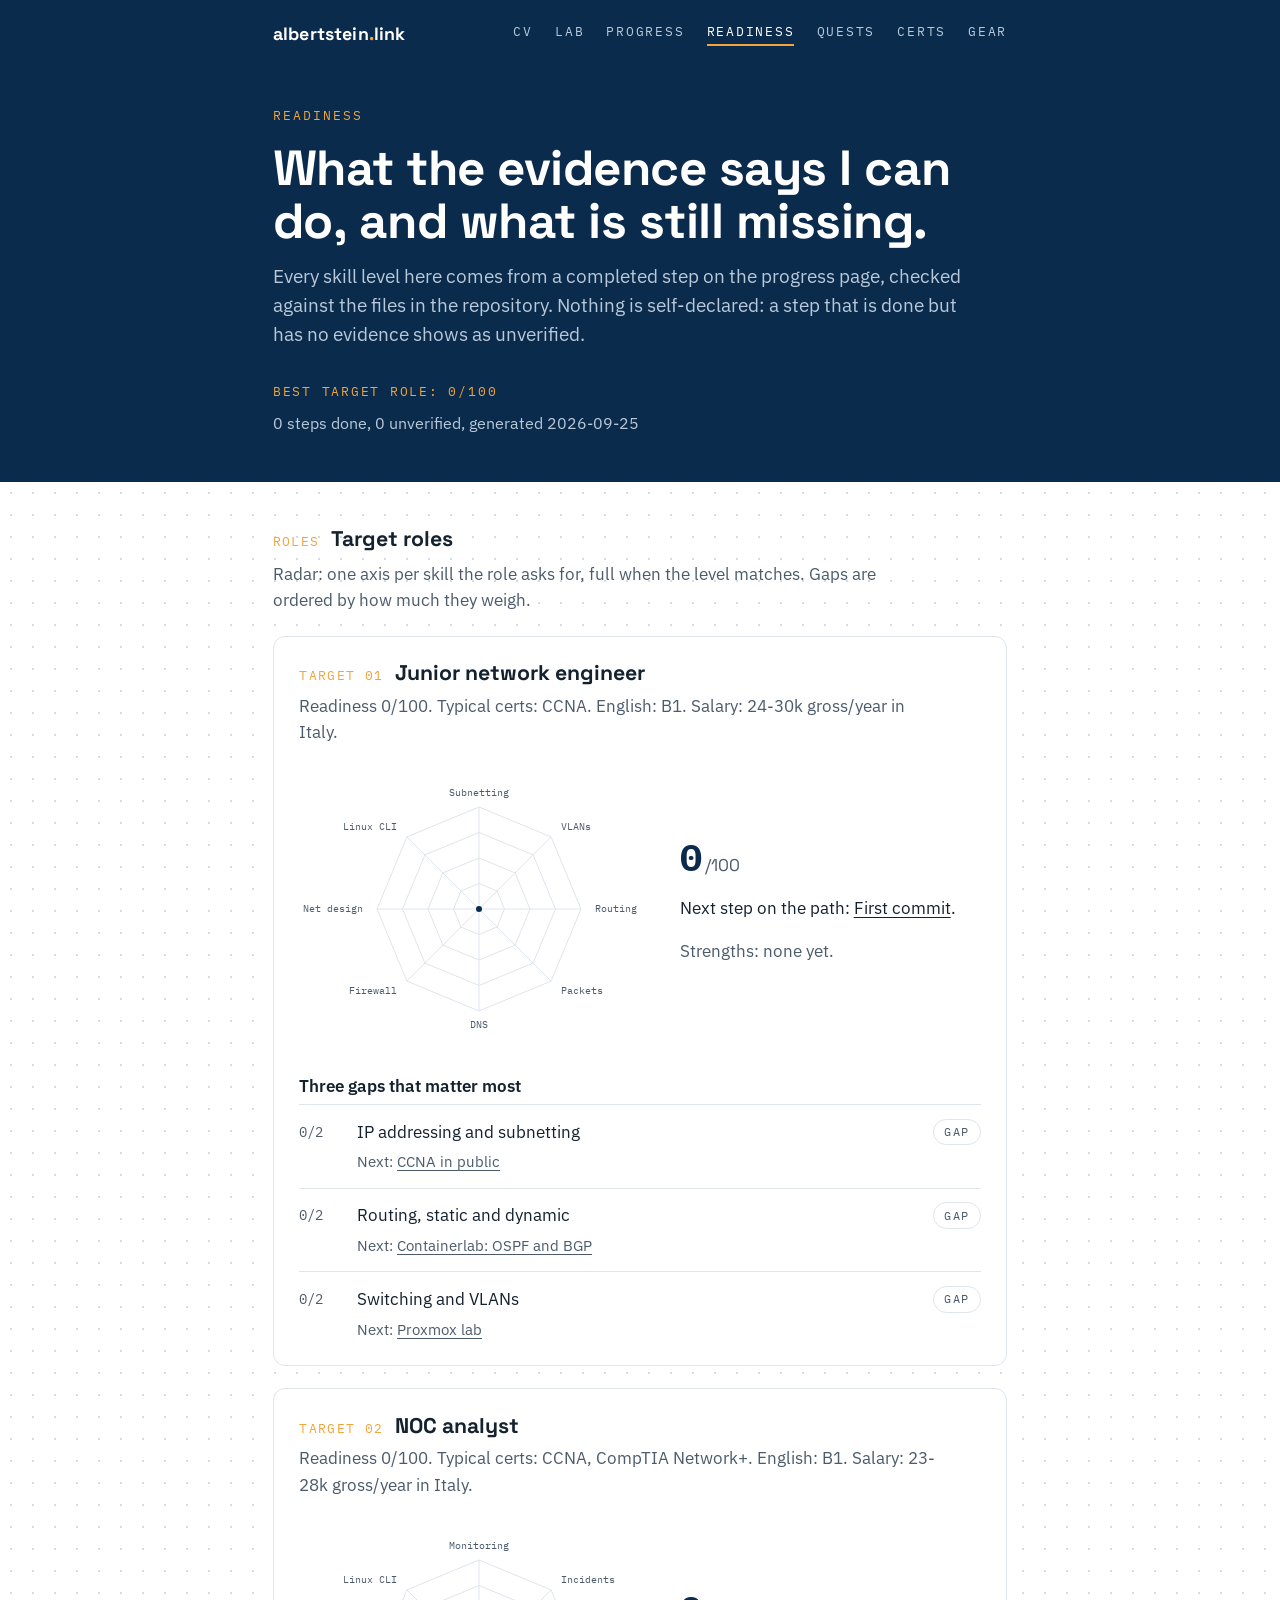
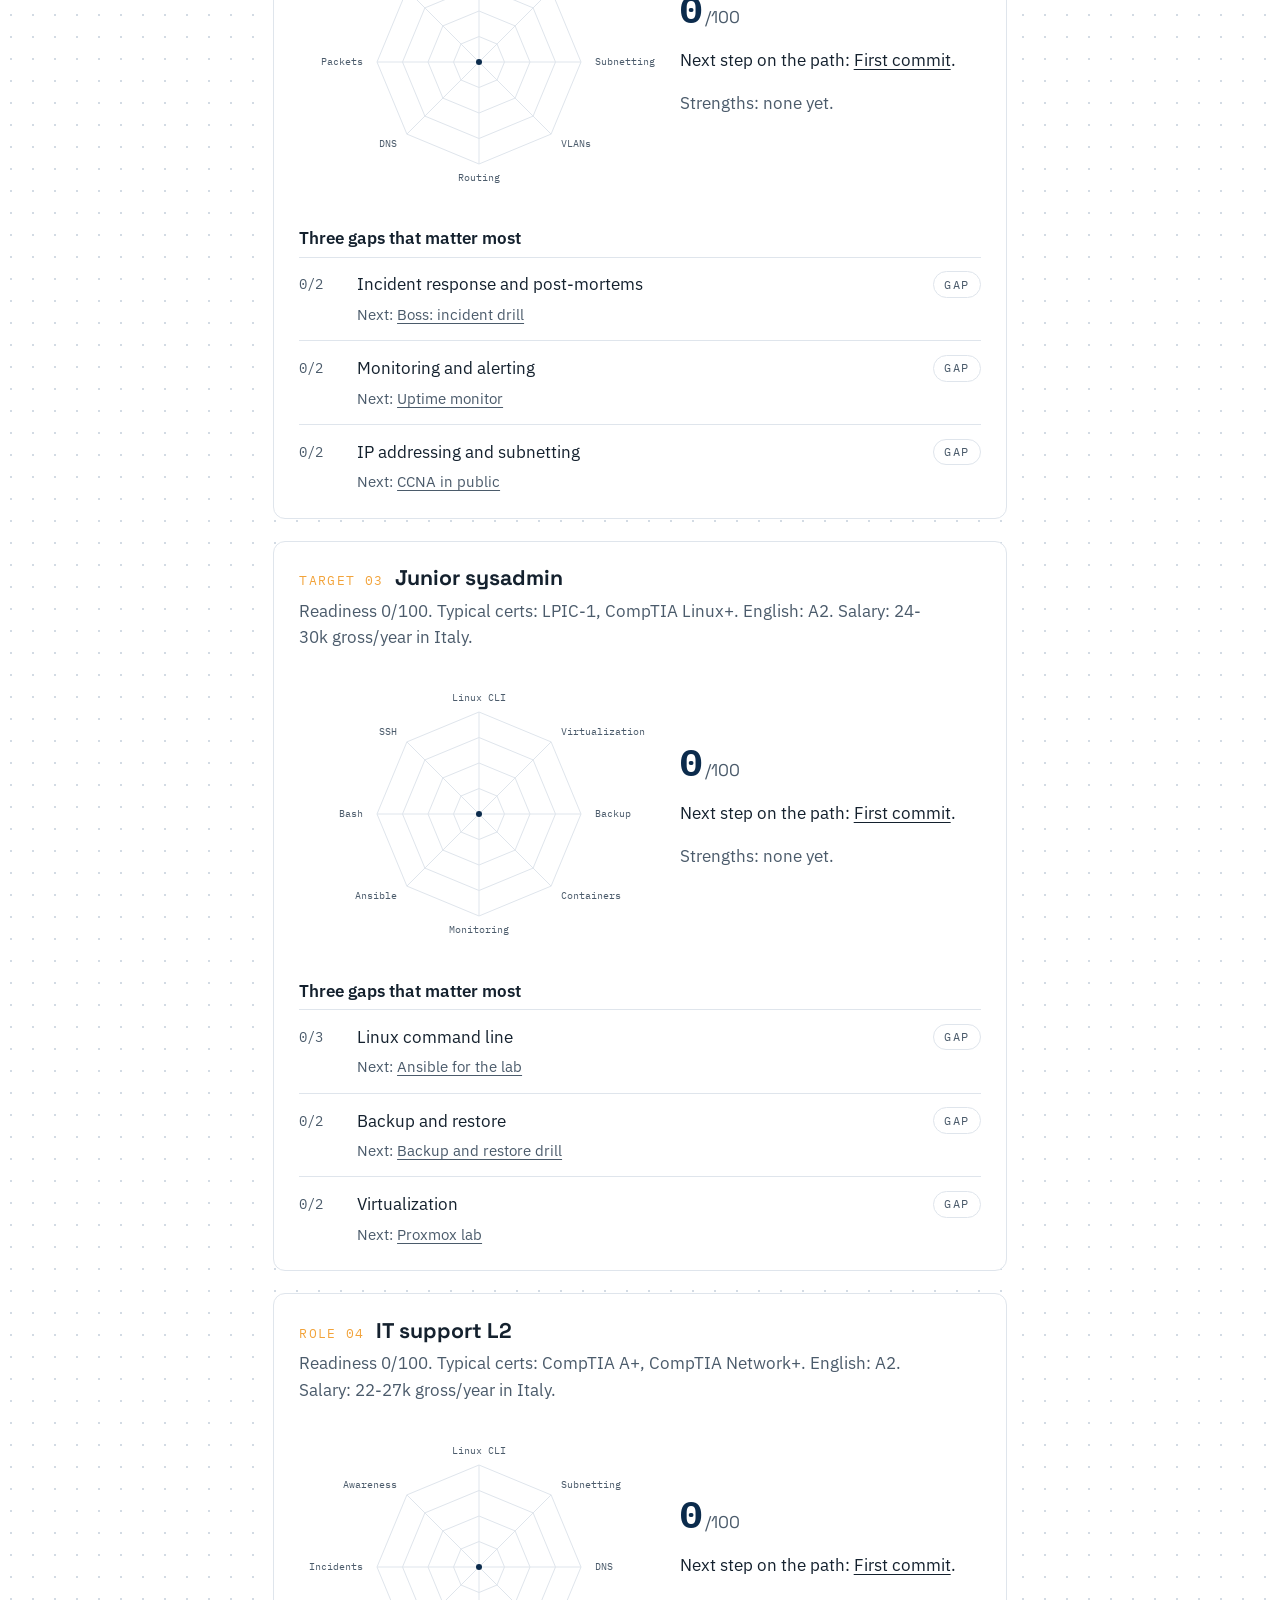
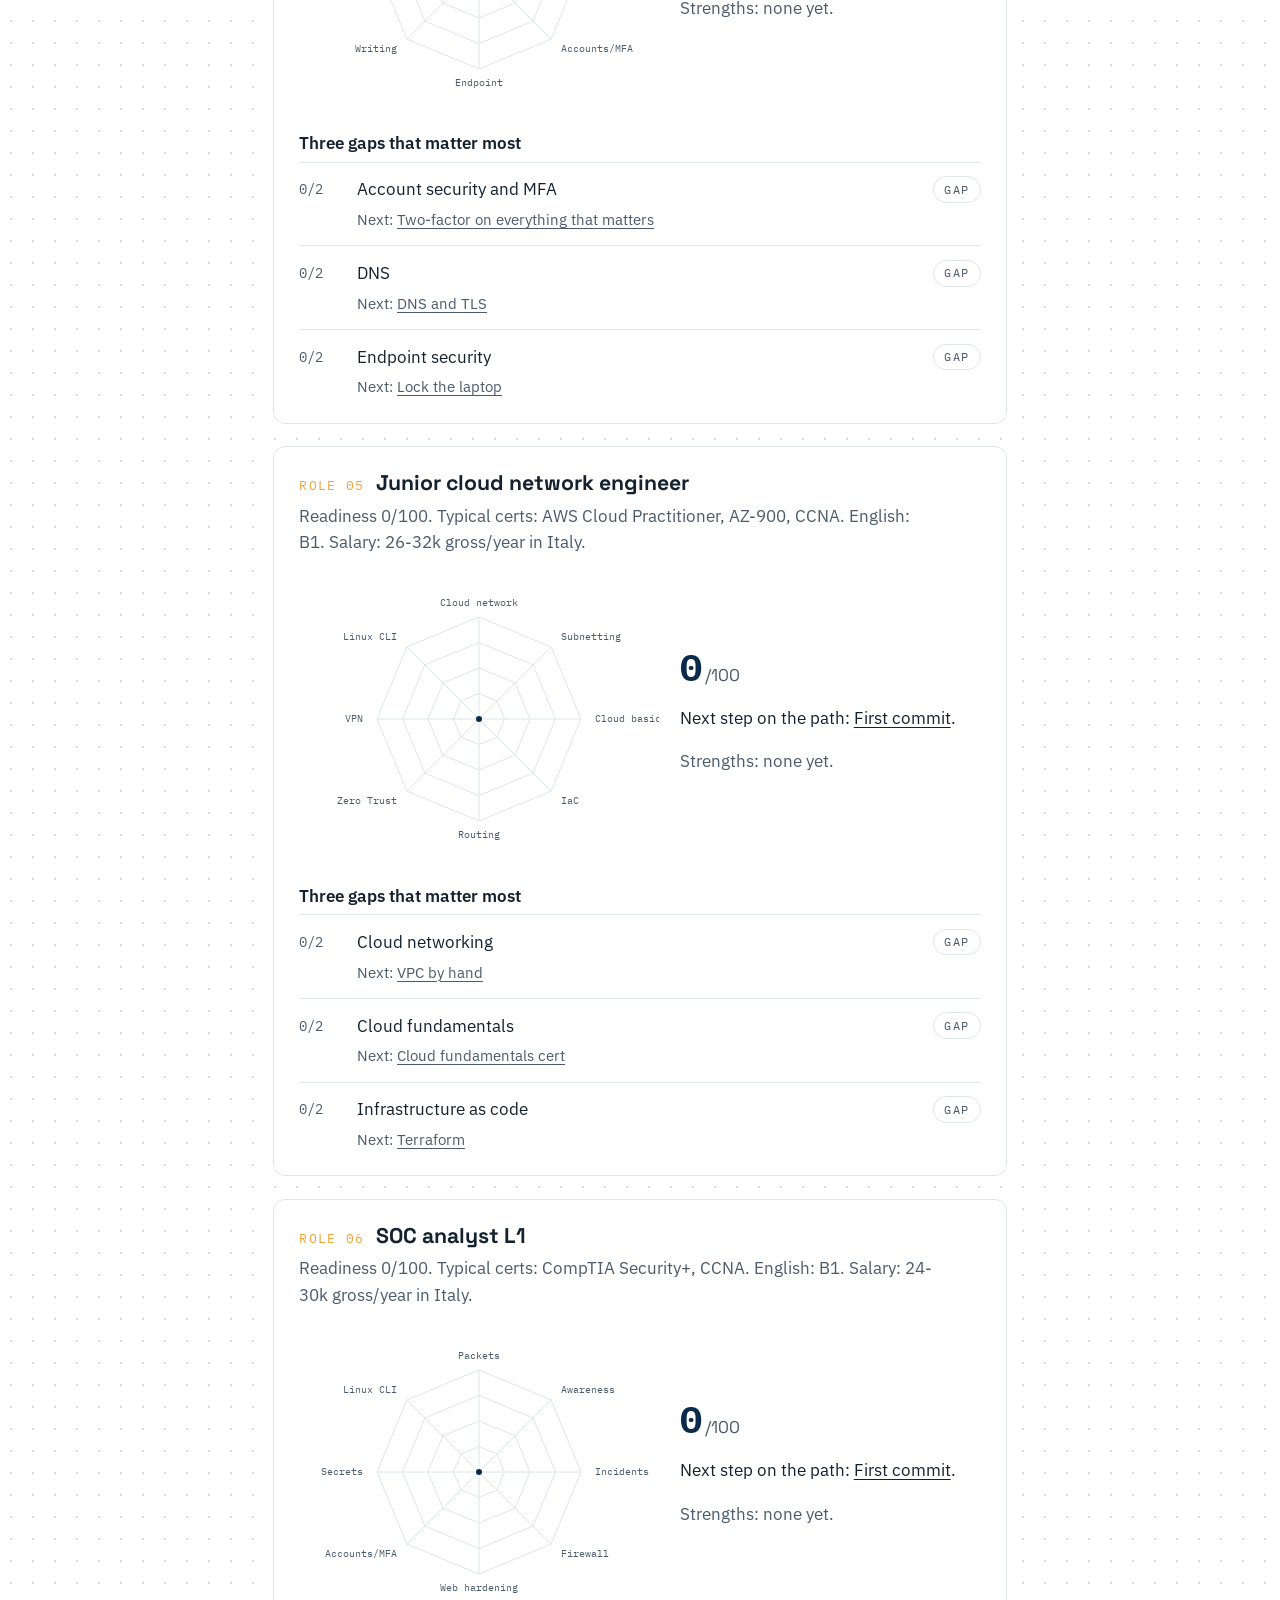
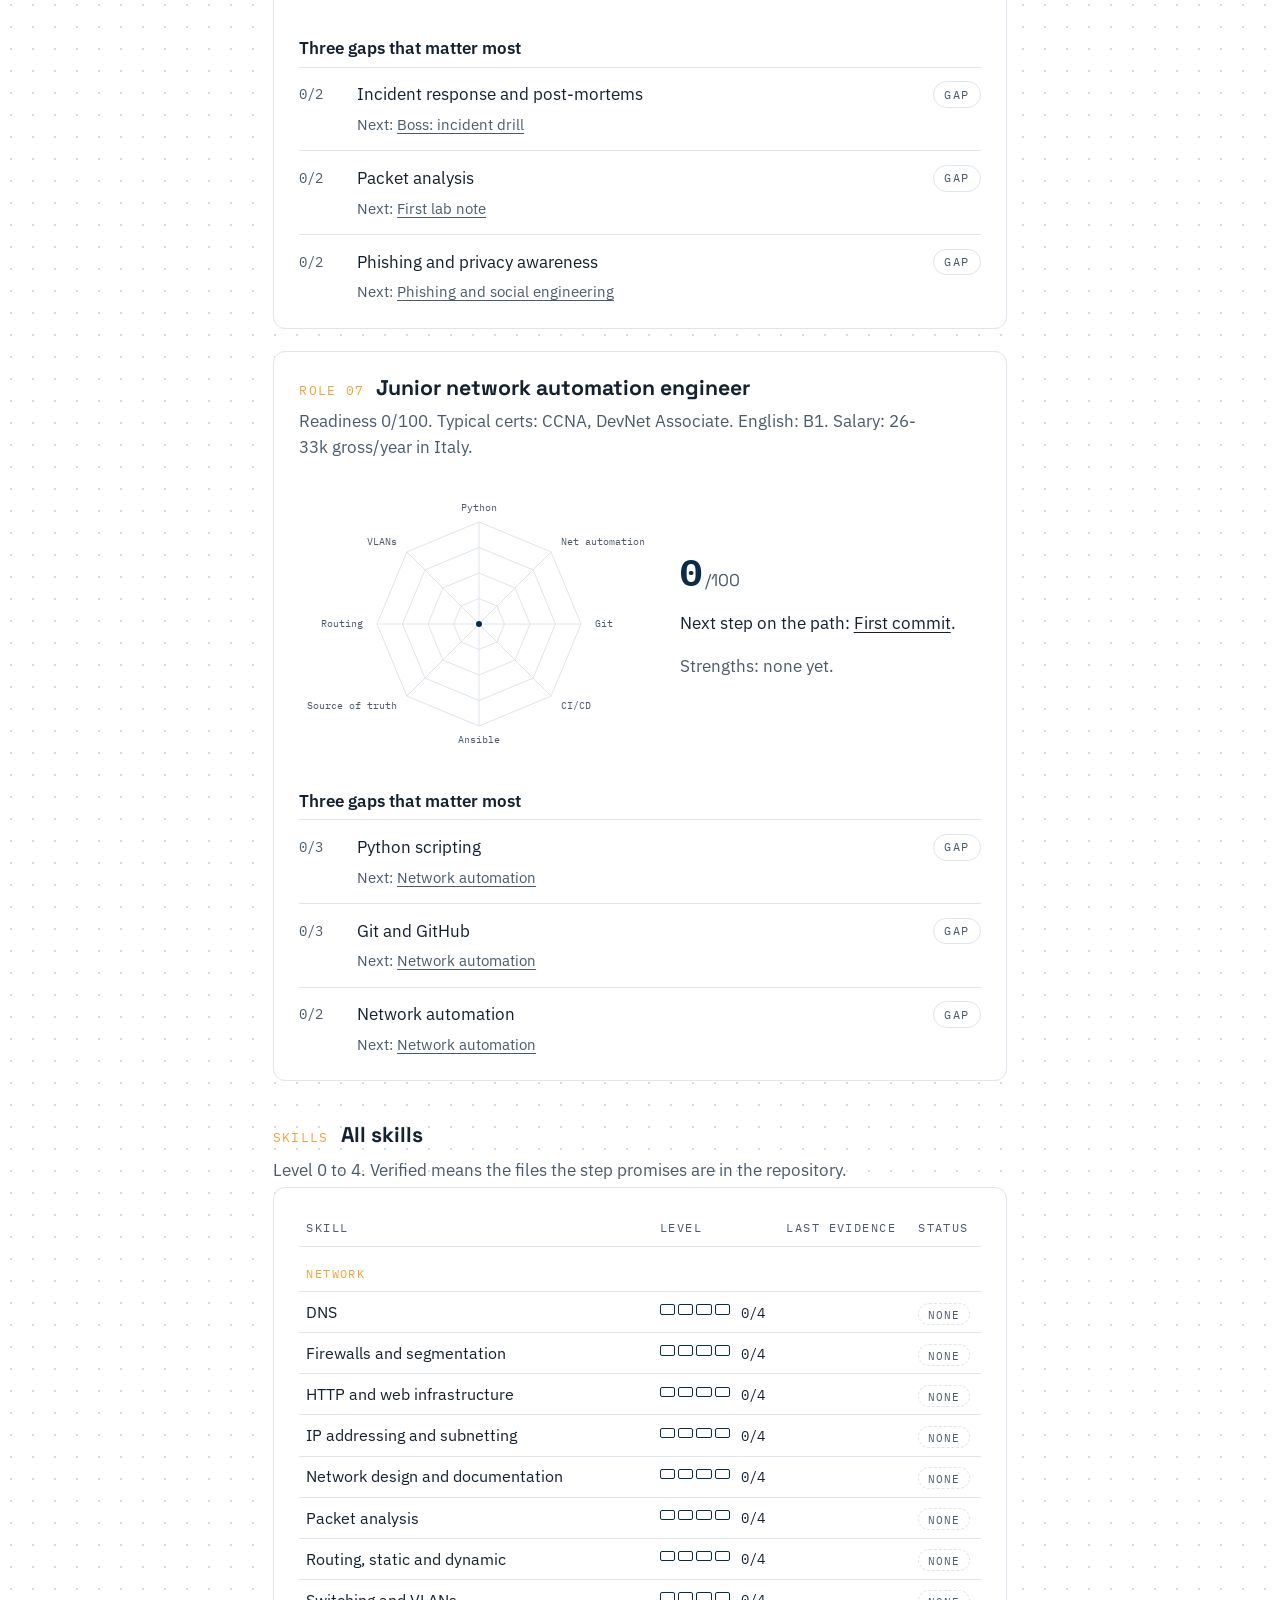
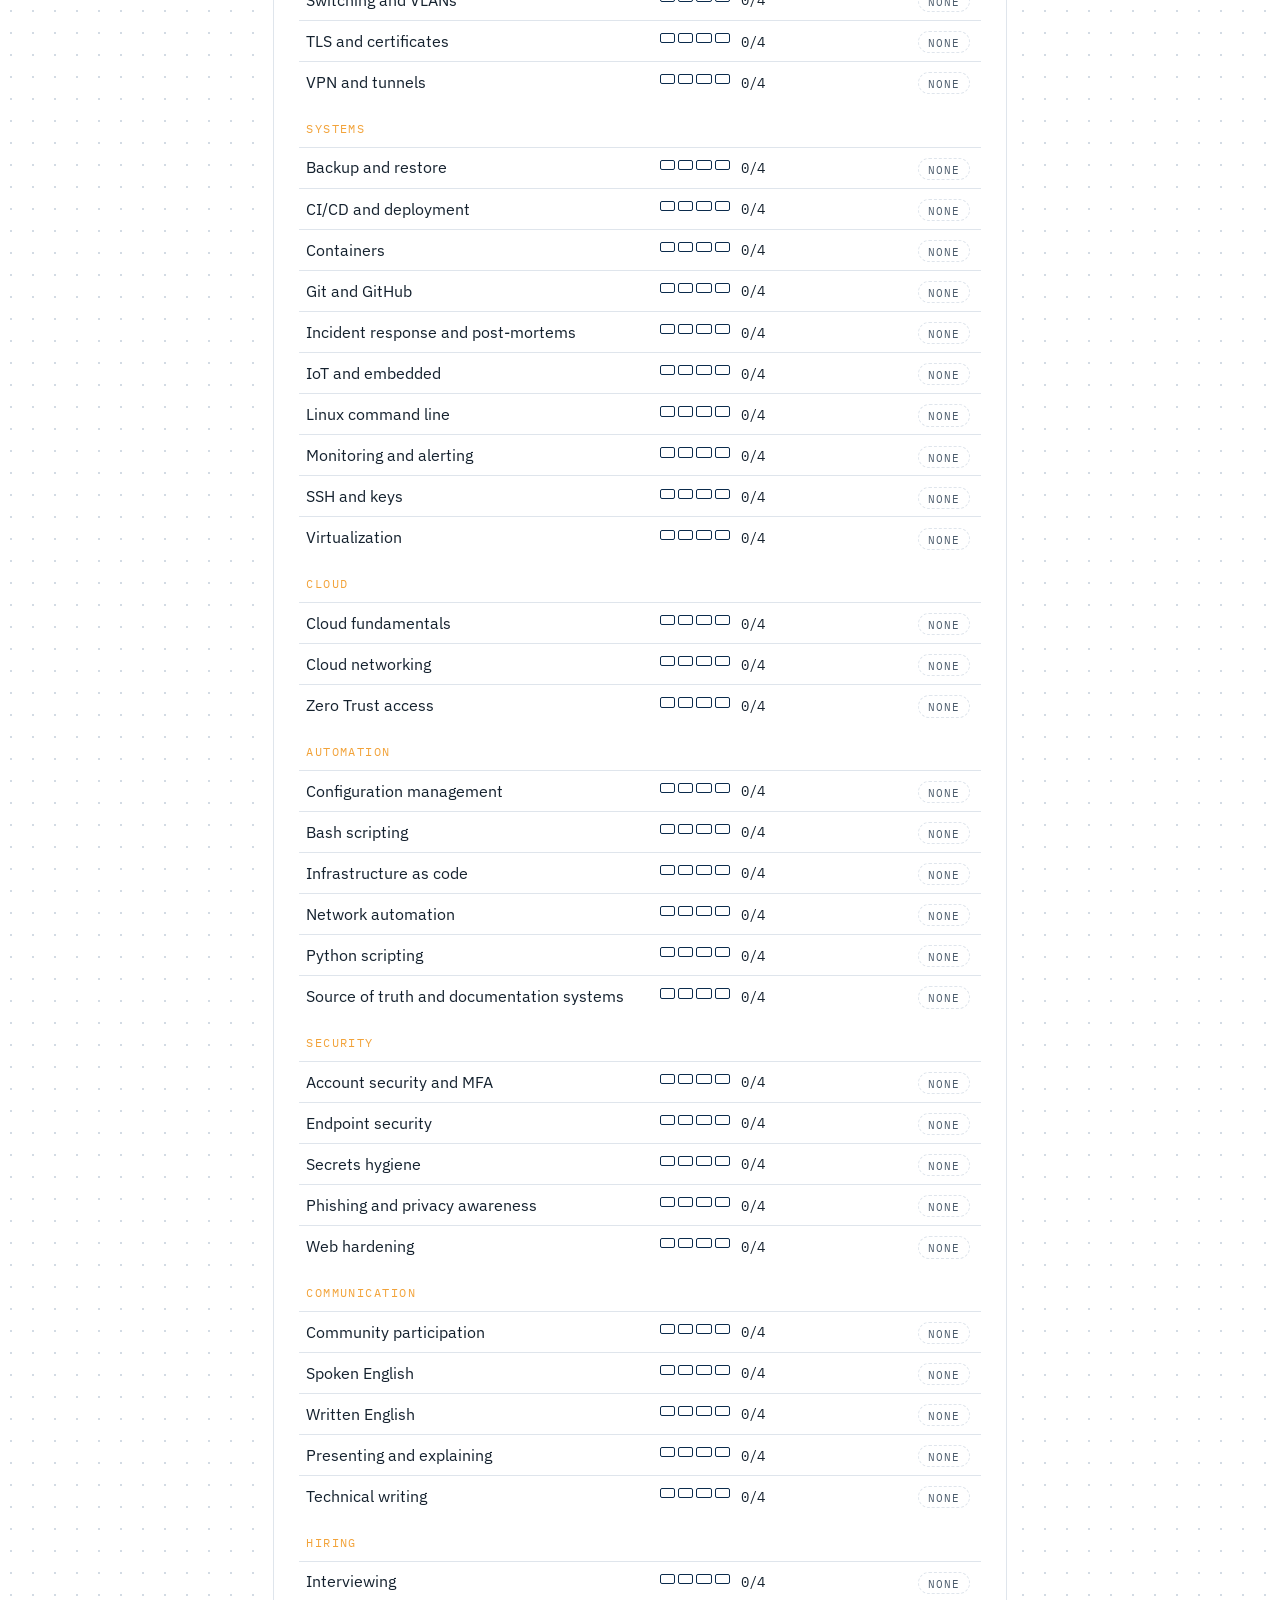
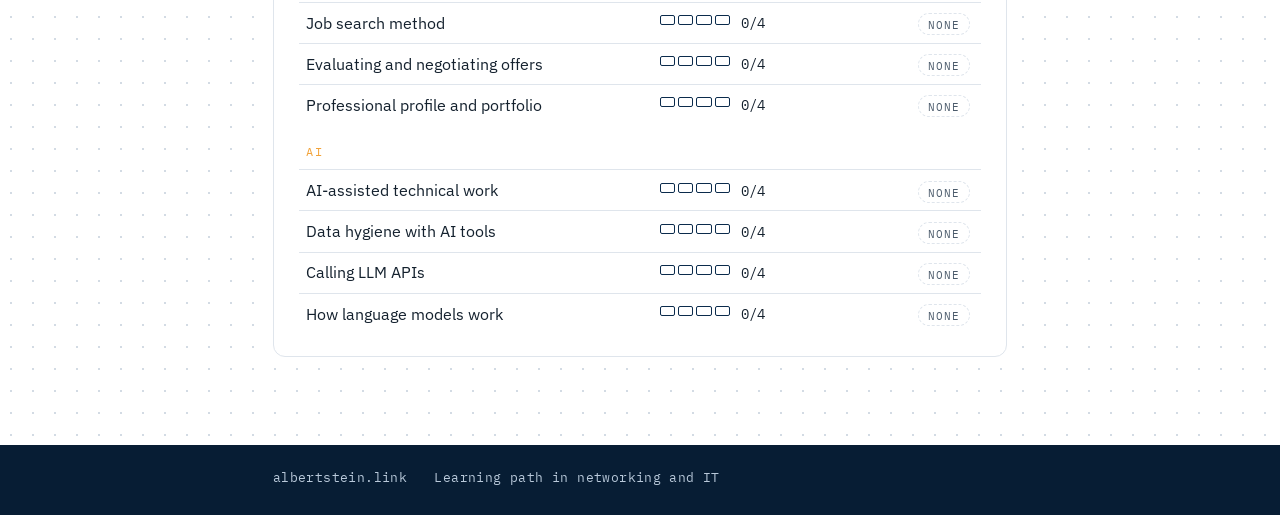
<file: site/readiness/index.html>
<!DOCTYPE html>
<html lang="en">
<head>
  <meta charset="utf-8">
  <meta name="viewport" content="width=device-width, initial-scale=1">
  <title>Readiness | Alberto Galliani</title>
  <meta name="description" content="How ready I am for each target role, computed from what this site proves: skills, levels, gaps and the next step.">
  <meta name="theme-color" content="#0b2b4c">
  <link rel="icon" href="data:image/svg+xml,%3Csvg%20xmlns='http://www.w3.org/2000/svg'%20viewBox='0%200%2032%2032'%3E%3Crect%20width='32'%20height='32'%20rx='6'%20fill='%230b2b4c'/%3E%3Crect%20x='9'%20y='9'%20width='14'%20height='14'%20rx='2'%20transform='rotate(45%2016%2016)'%20fill='%23f2a33a'/%3E%3C/svg%3E">
  <link rel="preconnect" href="https://fonts.googleapis.com">
  <link href="https://fonts.googleapis.com/css2?family=IBM+Plex+Mono&family=IBM+Plex+Sans:wght@400;600&family=Space+Grotesk:wght@500;700&display=swap" rel="stylesheet">
  <link rel="stylesheet" href="../style.css">
</head>
<body data-root="../">
  <!-- Generated by engine/core/render.py from progress.json, data/*.yaml and the repo. Do not edit by hand. -->
  <div class="band">
    <header class="top">
      <div class="wrap">
        <a class="brand" href="../" data-site="domain">albertstein<span class="dot">.</span>link</a>
        <nav>
          <a href="../cv/">CV</a>
          <a href="../lab/">Lab</a>
          <a href="../progress/">Progress</a>
          <a href="./" aria-current="page">Readiness</a>
          <a href="../quests/">Quests</a>
          <a href="../certs/">Certs</a>
          <a href="../gear/">Gear</a>
        </nav>
      </div>
    </header>
    <section class="hero">
      <div class="wrap">
        <p class="kicker">Readiness</p>
        <h1>What the evidence says I can do, and what is still missing.</h1>
        <p class="lede">Every skill level here comes from a completed step on the progress page, checked against the files in the repository. Nothing is self-declared: a step that is done but has no evidence shows as unverified.</p>
        <p class="level">Best target role: 0/100</p>
        <p class="progress-label">0 steps done, 0 unverified, generated 2026-09-25</p>
      </div>
    </section>
  </div>

  <main>
    <div class="wrap">
      <div class="section-intro" style="margin-top:0">
        <h2><span class="num">ROLES</span>Target roles</h2>
        <p>Radar: one axis per skill the role asks for, full when the level matches. Gaps are ordered by how much they weigh.</p>
      </div>
      <section class="tier readiness-role">
        <h2><span class="num">TARGET 01</span>Junior network engineer</h2>
        <p class="tier-line">Readiness 0/100. Typical certs: CCNA. English: B1. Salary: 24-30k gross/year in Italy.</p>
        <div class="radar-row">
          <svg class="radar" viewBox="0 0 360 300" width="360" height="300" role="img" aria-label="Radar: 8 skills, 0 at the required level">
<polygon points="180.0,124.5 198.0,132.0 205.5,150.0 198.0,168.0 180.0,175.5 162.0,168.0 154.5,150.0 162.0,132.0" fill="none" stroke="var(--line)" stroke-width="1"/>
<polygon points="180.0,99.0 216.1,113.9 231.0,150.0 216.1,186.1 180.0,201.0 143.9,186.1 129.0,150.0 143.9,113.9" fill="none" stroke="var(--line)" stroke-width="1"/>
<polygon points="180.0,73.5 234.1,95.9 256.5,150.0 234.1,204.1 180.0,226.5 125.9,204.1 103.5,150.0 125.9,95.9" fill="none" stroke="var(--line)" stroke-width="1"/>
<polygon points="180.0,48.0 252.1,77.9 282.0,150.0 252.1,222.1 180.0,252.0 107.9,222.1 78.0,150.0 107.9,77.9" fill="none" stroke="var(--line)" stroke-width="1"/>
<line x1="180.0" y1="150.0" x2="180.0" y2="48.0" stroke="var(--line)" stroke-width="1"/>
<text x="180.0" y="36.7" text-anchor="middle" font-size="9.5" font-family="var(--font-mono)" fill="var(--ink-soft)">Subnetting</text>
<line x1="180.0" y1="150.0" x2="252.1" y2="77.9" stroke="var(--line)" stroke-width="1"/>
<text x="262.2" y="70.8" text-anchor="start" font-size="9.5" font-family="var(--font-mono)" fill="var(--ink-soft)">VLANs</text>
<line x1="180.0" y1="150.0" x2="282.0" y2="150.0" stroke="var(--line)" stroke-width="1"/>
<text x="296.3" y="153.0" text-anchor="start" font-size="9.5" font-family="var(--font-mono)" fill="var(--ink-soft)">Routing</text>
<line x1="180.0" y1="150.0" x2="252.1" y2="222.1" stroke="var(--line)" stroke-width="1"/>
<text x="262.2" y="235.2" text-anchor="start" font-size="9.5" font-family="var(--font-mono)" fill="var(--ink-soft)">Packets</text>
<line x1="180.0" y1="150.0" x2="180.0" y2="252.0" stroke="var(--line)" stroke-width="1"/>
<text x="180.0" y="269.3" text-anchor="middle" font-size="9.5" font-family="var(--font-mono)" fill="var(--ink-soft)">DNS</text>
<line x1="180.0" y1="150.0" x2="107.9" y2="222.1" stroke="var(--line)" stroke-width="1"/>
<text x="97.8" y="235.2" text-anchor="end" font-size="9.5" font-family="var(--font-mono)" fill="var(--ink-soft)">Firewall</text>
<line x1="180.0" y1="150.0" x2="78.0" y2="150.0" stroke="var(--line)" stroke-width="1"/>
<text x="63.7" y="153.0" text-anchor="end" font-size="9.5" font-family="var(--font-mono)" fill="var(--ink-soft)">Net design</text>
<line x1="180.0" y1="150.0" x2="107.9" y2="77.9" stroke="var(--line)" stroke-width="1"/>
<text x="97.8" y="70.8" text-anchor="end" font-size="9.5" font-family="var(--font-mono)" fill="var(--ink-soft)">Linux CLI</text>
<circle cx="180.0" cy="150.0" r="3" fill="var(--navy)"/>
</svg>
          <div>
            <p class="readiness-score"><span class="mono">0</span><span class="of">/100</span></p>
            <p>Next step on the path: <a href="https://github.com/sga95/albertstein/blob/main/missioni/01.md">First commit</a>.</p>
            <p class="empty-state">Strengths: none yet.</p>
          </div>
        </div>
        <h3>Three gaps that matter most</h3>
        <ol class="missions"><li><span class="n">0/2</span><span>IP addressing and subnetting</span><span class="status">gap</span><span class="skill">Next: <a href="https://github.com/sga95/albertstein/blob/main/missioni/08.md">CCNA in public</a></span></li><li><span class="n">0/2</span><span>Routing, static and dynamic</span><span class="status">gap</span><span class="skill">Next: <a href="https://github.com/sga95/albertstein/blob/main/missioni/LIVELLO-5.md">Containerlab: OSPF and BGP</a></span></li><li><span class="n">0/2</span><span>Switching and VLANs</span><span class="status">gap</span><span class="skill">Next: <a href="https://github.com/sga95/albertstein/blob/main/missioni/LIVELLO-4.md">Proxmox lab</a></span></li></ol>
      </section>
      <section class="tier readiness-role">
        <h2><span class="num">TARGET 02</span>NOC analyst</h2>
        <p class="tier-line">Readiness 0/100. Typical certs: CCNA, CompTIA Network+. English: B1. Salary: 23-28k gross/year in Italy.</p>
        <div class="radar-row">
          <svg class="radar" viewBox="0 0 360 300" width="360" height="300" role="img" aria-label="Radar: 8 skills, 0 at the required level">
<polygon points="180.0,124.5 198.0,132.0 205.5,150.0 198.0,168.0 180.0,175.5 162.0,168.0 154.5,150.0 162.0,132.0" fill="none" stroke="var(--line)" stroke-width="1"/>
<polygon points="180.0,99.0 216.1,113.9 231.0,150.0 216.1,186.1 180.0,201.0 143.9,186.1 129.0,150.0 143.9,113.9" fill="none" stroke="var(--line)" stroke-width="1"/>
<polygon points="180.0,73.5 234.1,95.9 256.5,150.0 234.1,204.1 180.0,226.5 125.9,204.1 103.5,150.0 125.9,95.9" fill="none" stroke="var(--line)" stroke-width="1"/>
<polygon points="180.0,48.0 252.1,77.9 282.0,150.0 252.1,222.1 180.0,252.0 107.9,222.1 78.0,150.0 107.9,77.9" fill="none" stroke="var(--line)" stroke-width="1"/>
<line x1="180.0" y1="150.0" x2="180.0" y2="48.0" stroke="var(--line)" stroke-width="1"/>
<text x="180.0" y="36.7" text-anchor="middle" font-size="9.5" font-family="var(--font-mono)" fill="var(--ink-soft)">Monitoring</text>
<line x1="180.0" y1="150.0" x2="252.1" y2="77.9" stroke="var(--line)" stroke-width="1"/>
<text x="262.2" y="70.8" text-anchor="start" font-size="9.5" font-family="var(--font-mono)" fill="var(--ink-soft)">Incidents</text>
<line x1="180.0" y1="150.0" x2="282.0" y2="150.0" stroke="var(--line)" stroke-width="1"/>
<text x="296.3" y="153.0" text-anchor="start" font-size="9.5" font-family="var(--font-mono)" fill="var(--ink-soft)">Subnetting</text>
<line x1="180.0" y1="150.0" x2="252.1" y2="222.1" stroke="var(--line)" stroke-width="1"/>
<text x="262.2" y="235.2" text-anchor="start" font-size="9.5" font-family="var(--font-mono)" fill="var(--ink-soft)">VLANs</text>
<line x1="180.0" y1="150.0" x2="180.0" y2="252.0" stroke="var(--line)" stroke-width="1"/>
<text x="180.0" y="269.3" text-anchor="middle" font-size="9.5" font-family="var(--font-mono)" fill="var(--ink-soft)">Routing</text>
<line x1="180.0" y1="150.0" x2="107.9" y2="222.1" stroke="var(--line)" stroke-width="1"/>
<text x="97.8" y="235.2" text-anchor="end" font-size="9.5" font-family="var(--font-mono)" fill="var(--ink-soft)">DNS</text>
<line x1="180.0" y1="150.0" x2="78.0" y2="150.0" stroke="var(--line)" stroke-width="1"/>
<text x="63.7" y="153.0" text-anchor="end" font-size="9.5" font-family="var(--font-mono)" fill="var(--ink-soft)">Packets</text>
<line x1="180.0" y1="150.0" x2="107.9" y2="77.9" stroke="var(--line)" stroke-width="1"/>
<text x="97.8" y="70.8" text-anchor="end" font-size="9.5" font-family="var(--font-mono)" fill="var(--ink-soft)">Linux CLI</text>
<circle cx="180.0" cy="150.0" r="3" fill="var(--navy)"/>
</svg>
          <div>
            <p class="readiness-score"><span class="mono">0</span><span class="of">/100</span></p>
            <p>Next step on the path: <a href="https://github.com/sga95/albertstein/blob/main/missioni/01.md">First commit</a>.</p>
            <p class="empty-state">Strengths: none yet.</p>
          </div>
        </div>
        <h3>Three gaps that matter most</h3>
        <ol class="missions"><li><span class="n">0/2</span><span>Incident response and post-mortems</span><span class="status">gap</span><span class="skill">Next: <a href="https://github.com/sga95/albertstein/blob/main/missioni/BOSS-2.md">Boss: incident drill</a></span></li><li><span class="n">0/2</span><span>Monitoring and alerting</span><span class="status">gap</span><span class="skill">Next: <a href="https://github.com/sga95/albertstein/blob/main/missioni/06.md">Uptime monitor</a></span></li><li><span class="n">0/2</span><span>IP addressing and subnetting</span><span class="status">gap</span><span class="skill">Next: <a href="https://github.com/sga95/albertstein/blob/main/missioni/08.md">CCNA in public</a></span></li></ol>
      </section>
      <section class="tier readiness-role">
        <h2><span class="num">TARGET 03</span>Junior sysadmin</h2>
        <p class="tier-line">Readiness 0/100. Typical certs: LPIC-1, CompTIA Linux+. English: A2. Salary: 24-30k gross/year in Italy.</p>
        <div class="radar-row">
          <svg class="radar" viewBox="0 0 360 300" width="360" height="300" role="img" aria-label="Radar: 8 skills, 0 at the required level">
<polygon points="180.0,124.5 198.0,132.0 205.5,150.0 198.0,168.0 180.0,175.5 162.0,168.0 154.5,150.0 162.0,132.0" fill="none" stroke="var(--line)" stroke-width="1"/>
<polygon points="180.0,99.0 216.1,113.9 231.0,150.0 216.1,186.1 180.0,201.0 143.9,186.1 129.0,150.0 143.9,113.9" fill="none" stroke="var(--line)" stroke-width="1"/>
<polygon points="180.0,73.5 234.1,95.9 256.5,150.0 234.1,204.1 180.0,226.5 125.9,204.1 103.5,150.0 125.9,95.9" fill="none" stroke="var(--line)" stroke-width="1"/>
<polygon points="180.0,48.0 252.1,77.9 282.0,150.0 252.1,222.1 180.0,252.0 107.9,222.1 78.0,150.0 107.9,77.9" fill="none" stroke="var(--line)" stroke-width="1"/>
<line x1="180.0" y1="150.0" x2="180.0" y2="48.0" stroke="var(--line)" stroke-width="1"/>
<text x="180.0" y="36.7" text-anchor="middle" font-size="9.5" font-family="var(--font-mono)" fill="var(--ink-soft)">Linux CLI</text>
<line x1="180.0" y1="150.0" x2="252.1" y2="77.9" stroke="var(--line)" stroke-width="1"/>
<text x="262.2" y="70.8" text-anchor="start" font-size="9.5" font-family="var(--font-mono)" fill="var(--ink-soft)">Virtualization</text>
<line x1="180.0" y1="150.0" x2="282.0" y2="150.0" stroke="var(--line)" stroke-width="1"/>
<text x="296.3" y="153.0" text-anchor="start" font-size="9.5" font-family="var(--font-mono)" fill="var(--ink-soft)">Backup</text>
<line x1="180.0" y1="150.0" x2="252.1" y2="222.1" stroke="var(--line)" stroke-width="1"/>
<text x="262.2" y="235.2" text-anchor="start" font-size="9.5" font-family="var(--font-mono)" fill="var(--ink-soft)">Containers</text>
<line x1="180.0" y1="150.0" x2="180.0" y2="252.0" stroke="var(--line)" stroke-width="1"/>
<text x="180.0" y="269.3" text-anchor="middle" font-size="9.5" font-family="var(--font-mono)" fill="var(--ink-soft)">Monitoring</text>
<line x1="180.0" y1="150.0" x2="107.9" y2="222.1" stroke="var(--line)" stroke-width="1"/>
<text x="97.8" y="235.2" text-anchor="end" font-size="9.5" font-family="var(--font-mono)" fill="var(--ink-soft)">Ansible</text>
<line x1="180.0" y1="150.0" x2="78.0" y2="150.0" stroke="var(--line)" stroke-width="1"/>
<text x="63.7" y="153.0" text-anchor="end" font-size="9.5" font-family="var(--font-mono)" fill="var(--ink-soft)">Bash</text>
<line x1="180.0" y1="150.0" x2="107.9" y2="77.9" stroke="var(--line)" stroke-width="1"/>
<text x="97.8" y="70.8" text-anchor="end" font-size="9.5" font-family="var(--font-mono)" fill="var(--ink-soft)">SSH</text>
<circle cx="180.0" cy="150.0" r="3" fill="var(--navy)"/>
</svg>
          <div>
            <p class="readiness-score"><span class="mono">0</span><span class="of">/100</span></p>
            <p>Next step on the path: <a href="https://github.com/sga95/albertstein/blob/main/missioni/01.md">First commit</a>.</p>
            <p class="empty-state">Strengths: none yet.</p>
          </div>
        </div>
        <h3>Three gaps that matter most</h3>
        <ol class="missions"><li><span class="n">0/3</span><span>Linux command line</span><span class="status">gap</span><span class="skill">Next: <a href="https://github.com/sga95/albertstein/blob/main/missioni/LIVELLO-4.md">Ansible for the lab</a></span></li><li><span class="n">0/2</span><span>Backup and restore</span><span class="status">gap</span><span class="skill">Next: <a href="https://github.com/sga95/albertstein/blob/main/missioni/LIVELLO-4.md">Backup and restore drill</a></span></li><li><span class="n">0/2</span><span>Virtualization</span><span class="status">gap</span><span class="skill">Next: <a href="https://github.com/sga95/albertstein/blob/main/missioni/LIVELLO-4.md">Proxmox lab</a></span></li></ol>
      </section>
      <section class="tier readiness-role">
        <h2><span class="num">ROLE 04</span>IT support L2</h2>
        <p class="tier-line">Readiness 0/100. Typical certs: CompTIA A+, CompTIA Network+. English: A2. Salary: 22-27k gross/year in Italy.</p>
        <div class="radar-row">
          <svg class="radar" viewBox="0 0 360 300" width="360" height="300" role="img" aria-label="Radar: 8 skills, 0 at the required level">
<polygon points="180.0,124.5 198.0,132.0 205.5,150.0 198.0,168.0 180.0,175.5 162.0,168.0 154.5,150.0 162.0,132.0" fill="none" stroke="var(--line)" stroke-width="1"/>
<polygon points="180.0,99.0 216.1,113.9 231.0,150.0 216.1,186.1 180.0,201.0 143.9,186.1 129.0,150.0 143.9,113.9" fill="none" stroke="var(--line)" stroke-width="1"/>
<polygon points="180.0,73.5 234.1,95.9 256.5,150.0 234.1,204.1 180.0,226.5 125.9,204.1 103.5,150.0 125.9,95.9" fill="none" stroke="var(--line)" stroke-width="1"/>
<polygon points="180.0,48.0 252.1,77.9 282.0,150.0 252.1,222.1 180.0,252.0 107.9,222.1 78.0,150.0 107.9,77.9" fill="none" stroke="var(--line)" stroke-width="1"/>
<line x1="180.0" y1="150.0" x2="180.0" y2="48.0" stroke="var(--line)" stroke-width="1"/>
<text x="180.0" y="36.7" text-anchor="middle" font-size="9.5" font-family="var(--font-mono)" fill="var(--ink-soft)">Linux CLI</text>
<line x1="180.0" y1="150.0" x2="252.1" y2="77.9" stroke="var(--line)" stroke-width="1"/>
<text x="262.2" y="70.8" text-anchor="start" font-size="9.5" font-family="var(--font-mono)" fill="var(--ink-soft)">Subnetting</text>
<line x1="180.0" y1="150.0" x2="282.0" y2="150.0" stroke="var(--line)" stroke-width="1"/>
<text x="296.3" y="153.0" text-anchor="start" font-size="9.5" font-family="var(--font-mono)" fill="var(--ink-soft)">DNS</text>
<line x1="180.0" y1="150.0" x2="252.1" y2="222.1" stroke="var(--line)" stroke-width="1"/>
<text x="262.2" y="235.2" text-anchor="start" font-size="9.5" font-family="var(--font-mono)" fill="var(--ink-soft)">Accounts/MFA</text>
<line x1="180.0" y1="150.0" x2="180.0" y2="252.0" stroke="var(--line)" stroke-width="1"/>
<text x="180.0" y="269.3" text-anchor="middle" font-size="9.5" font-family="var(--font-mono)" fill="var(--ink-soft)">Endpoint</text>
<line x1="180.0" y1="150.0" x2="107.9" y2="222.1" stroke="var(--line)" stroke-width="1"/>
<text x="97.8" y="235.2" text-anchor="end" font-size="9.5" font-family="var(--font-mono)" fill="var(--ink-soft)">Writing</text>
<line x1="180.0" y1="150.0" x2="78.0" y2="150.0" stroke="var(--line)" stroke-width="1"/>
<text x="63.7" y="153.0" text-anchor="end" font-size="9.5" font-family="var(--font-mono)" fill="var(--ink-soft)">Incidents</text>
<line x1="180.0" y1="150.0" x2="107.9" y2="77.9" stroke="var(--line)" stroke-width="1"/>
<text x="97.8" y="70.8" text-anchor="end" font-size="9.5" font-family="var(--font-mono)" fill="var(--ink-soft)">Awareness</text>
<circle cx="180.0" cy="150.0" r="3" fill="var(--navy)"/>
</svg>
          <div>
            <p class="readiness-score"><span class="mono">0</span><span class="of">/100</span></p>
            <p>Next step on the path: <a href="https://github.com/sga95/albertstein/blob/main/missioni/01.md">First commit</a>.</p>
            <p class="empty-state">Strengths: none yet.</p>
          </div>
        </div>
        <h3>Three gaps that matter most</h3>
        <ol class="missions"><li><span class="n">0/2</span><span>Account security and MFA</span><span class="status">gap</span><span class="skill">Next: <a href="https://github.com/sga95/albertstein/blob/main/missioni/SHIELD.md">Two-factor on everything that matters</a></span></li><li><span class="n">0/2</span><span>DNS</span><span class="status">gap</span><span class="skill">Next: <a href="https://github.com/sga95/albertstein/blob/main/missioni/02.md">DNS and TLS</a></span></li><li><span class="n">0/2</span><span>Endpoint security</span><span class="status">gap</span><span class="skill">Next: <a href="https://github.com/sga95/albertstein/blob/main/missioni/SHIELD.md">Lock the laptop</a></span></li></ol>
      </section>
      <section class="tier readiness-role">
        <h2><span class="num">ROLE 05</span>Junior cloud network engineer</h2>
        <p class="tier-line">Readiness 0/100. Typical certs: AWS Cloud Practitioner, AZ-900, CCNA. English: B1. Salary: 26-32k gross/year in Italy.</p>
        <div class="radar-row">
          <svg class="radar" viewBox="0 0 360 300" width="360" height="300" role="img" aria-label="Radar: 8 skills, 0 at the required level">
<polygon points="180.0,124.5 198.0,132.0 205.5,150.0 198.0,168.0 180.0,175.5 162.0,168.0 154.5,150.0 162.0,132.0" fill="none" stroke="var(--line)" stroke-width="1"/>
<polygon points="180.0,99.0 216.1,113.9 231.0,150.0 216.1,186.1 180.0,201.0 143.9,186.1 129.0,150.0 143.9,113.9" fill="none" stroke="var(--line)" stroke-width="1"/>
<polygon points="180.0,73.5 234.1,95.9 256.5,150.0 234.1,204.1 180.0,226.5 125.9,204.1 103.5,150.0 125.9,95.9" fill="none" stroke="var(--line)" stroke-width="1"/>
<polygon points="180.0,48.0 252.1,77.9 282.0,150.0 252.1,222.1 180.0,252.0 107.9,222.1 78.0,150.0 107.9,77.9" fill="none" stroke="var(--line)" stroke-width="1"/>
<line x1="180.0" y1="150.0" x2="180.0" y2="48.0" stroke="var(--line)" stroke-width="1"/>
<text x="180.0" y="36.7" text-anchor="middle" font-size="9.5" font-family="var(--font-mono)" fill="var(--ink-soft)">Cloud network</text>
<line x1="180.0" y1="150.0" x2="252.1" y2="77.9" stroke="var(--line)" stroke-width="1"/>
<text x="262.2" y="70.8" text-anchor="start" font-size="9.5" font-family="var(--font-mono)" fill="var(--ink-soft)">Subnetting</text>
<line x1="180.0" y1="150.0" x2="282.0" y2="150.0" stroke="var(--line)" stroke-width="1"/>
<text x="296.3" y="153.0" text-anchor="start" font-size="9.5" font-family="var(--font-mono)" fill="var(--ink-soft)">Cloud basics</text>
<line x1="180.0" y1="150.0" x2="252.1" y2="222.1" stroke="var(--line)" stroke-width="1"/>
<text x="262.2" y="235.2" text-anchor="start" font-size="9.5" font-family="var(--font-mono)" fill="var(--ink-soft)">IaC</text>
<line x1="180.0" y1="150.0" x2="180.0" y2="252.0" stroke="var(--line)" stroke-width="1"/>
<text x="180.0" y="269.3" text-anchor="middle" font-size="9.5" font-family="var(--font-mono)" fill="var(--ink-soft)">Routing</text>
<line x1="180.0" y1="150.0" x2="107.9" y2="222.1" stroke="var(--line)" stroke-width="1"/>
<text x="97.8" y="235.2" text-anchor="end" font-size="9.5" font-family="var(--font-mono)" fill="var(--ink-soft)">Zero Trust</text>
<line x1="180.0" y1="150.0" x2="78.0" y2="150.0" stroke="var(--line)" stroke-width="1"/>
<text x="63.7" y="153.0" text-anchor="end" font-size="9.5" font-family="var(--font-mono)" fill="var(--ink-soft)">VPN</text>
<line x1="180.0" y1="150.0" x2="107.9" y2="77.9" stroke="var(--line)" stroke-width="1"/>
<text x="97.8" y="70.8" text-anchor="end" font-size="9.5" font-family="var(--font-mono)" fill="var(--ink-soft)">Linux CLI</text>
<circle cx="180.0" cy="150.0" r="3" fill="var(--navy)"/>
</svg>
          <div>
            <p class="readiness-score"><span class="mono">0</span><span class="of">/100</span></p>
            <p>Next step on the path: <a href="https://github.com/sga95/albertstein/blob/main/missioni/01.md">First commit</a>.</p>
            <p class="empty-state">Strengths: none yet.</p>
          </div>
        </div>
        <h3>Three gaps that matter most</h3>
        <ol class="missions"><li><span class="n">0/2</span><span>Cloud networking</span><span class="status">gap</span><span class="skill">Next: <a href="https://github.com/sga95/albertstein/blob/main/missioni/LIVELLO-6.md">VPC by hand</a></span></li><li><span class="n">0/2</span><span>Cloud fundamentals</span><span class="status">gap</span><span class="skill">Next: <a href="https://github.com/sga95/albertstein/blob/main/missioni/LIVELLO-6.md">Cloud fundamentals cert</a></span></li><li><span class="n">0/2</span><span>Infrastructure as code</span><span class="status">gap</span><span class="skill">Next: <a href="https://github.com/sga95/albertstein/blob/main/missioni/LIVELLO-6.md">Terraform</a></span></li></ol>
      </section>
      <section class="tier readiness-role">
        <h2><span class="num">ROLE 06</span>SOC analyst L1</h2>
        <p class="tier-line">Readiness 0/100. Typical certs: CompTIA Security+, CCNA. English: B1. Salary: 24-30k gross/year in Italy.</p>
        <div class="radar-row">
          <svg class="radar" viewBox="0 0 360 300" width="360" height="300" role="img" aria-label="Radar: 8 skills, 0 at the required level">
<polygon points="180.0,124.5 198.0,132.0 205.5,150.0 198.0,168.0 180.0,175.5 162.0,168.0 154.5,150.0 162.0,132.0" fill="none" stroke="var(--line)" stroke-width="1"/>
<polygon points="180.0,99.0 216.1,113.9 231.0,150.0 216.1,186.1 180.0,201.0 143.9,186.1 129.0,150.0 143.9,113.9" fill="none" stroke="var(--line)" stroke-width="1"/>
<polygon points="180.0,73.5 234.1,95.9 256.5,150.0 234.1,204.1 180.0,226.5 125.9,204.1 103.5,150.0 125.9,95.9" fill="none" stroke="var(--line)" stroke-width="1"/>
<polygon points="180.0,48.0 252.1,77.9 282.0,150.0 252.1,222.1 180.0,252.0 107.9,222.1 78.0,150.0 107.9,77.9" fill="none" stroke="var(--line)" stroke-width="1"/>
<line x1="180.0" y1="150.0" x2="180.0" y2="48.0" stroke="var(--line)" stroke-width="1"/>
<text x="180.0" y="36.7" text-anchor="middle" font-size="9.5" font-family="var(--font-mono)" fill="var(--ink-soft)">Packets</text>
<line x1="180.0" y1="150.0" x2="252.1" y2="77.9" stroke="var(--line)" stroke-width="1"/>
<text x="262.2" y="70.8" text-anchor="start" font-size="9.5" font-family="var(--font-mono)" fill="var(--ink-soft)">Awareness</text>
<line x1="180.0" y1="150.0" x2="282.0" y2="150.0" stroke="var(--line)" stroke-width="1"/>
<text x="296.3" y="153.0" text-anchor="start" font-size="9.5" font-family="var(--font-mono)" fill="var(--ink-soft)">Incidents</text>
<line x1="180.0" y1="150.0" x2="252.1" y2="222.1" stroke="var(--line)" stroke-width="1"/>
<text x="262.2" y="235.2" text-anchor="start" font-size="9.5" font-family="var(--font-mono)" fill="var(--ink-soft)">Firewall</text>
<line x1="180.0" y1="150.0" x2="180.0" y2="252.0" stroke="var(--line)" stroke-width="1"/>
<text x="180.0" y="269.3" text-anchor="middle" font-size="9.5" font-family="var(--font-mono)" fill="var(--ink-soft)">Web hardening</text>
<line x1="180.0" y1="150.0" x2="107.9" y2="222.1" stroke="var(--line)" stroke-width="1"/>
<text x="97.8" y="235.2" text-anchor="end" font-size="9.5" font-family="var(--font-mono)" fill="var(--ink-soft)">Accounts/MFA</text>
<line x1="180.0" y1="150.0" x2="78.0" y2="150.0" stroke="var(--line)" stroke-width="1"/>
<text x="63.7" y="153.0" text-anchor="end" font-size="9.5" font-family="var(--font-mono)" fill="var(--ink-soft)">Secrets</text>
<line x1="180.0" y1="150.0" x2="107.9" y2="77.9" stroke="var(--line)" stroke-width="1"/>
<text x="97.8" y="70.8" text-anchor="end" font-size="9.5" font-family="var(--font-mono)" fill="var(--ink-soft)">Linux CLI</text>
<circle cx="180.0" cy="150.0" r="3" fill="var(--navy)"/>
</svg>
          <div>
            <p class="readiness-score"><span class="mono">0</span><span class="of">/100</span></p>
            <p>Next step on the path: <a href="https://github.com/sga95/albertstein/blob/main/missioni/01.md">First commit</a>.</p>
            <p class="empty-state">Strengths: none yet.</p>
          </div>
        </div>
        <h3>Three gaps that matter most</h3>
        <ol class="missions"><li><span class="n">0/2</span><span>Incident response and post-mortems</span><span class="status">gap</span><span class="skill">Next: <a href="https://github.com/sga95/albertstein/blob/main/missioni/BOSS-2.md">Boss: incident drill</a></span></li><li><span class="n">0/2</span><span>Packet analysis</span><span class="status">gap</span><span class="skill">Next: <a href="https://github.com/sga95/albertstein/blob/main/missioni/07.md">First lab note</a></span></li><li><span class="n">0/2</span><span>Phishing and privacy awareness</span><span class="status">gap</span><span class="skill">Next: <a href="https://github.com/sga95/albertstein/blob/main/missioni/SHIELD.md">Phishing and social engineering</a></span></li></ol>
      </section>
      <section class="tier readiness-role">
        <h2><span class="num">ROLE 07</span>Junior network automation engineer</h2>
        <p class="tier-line">Readiness 0/100. Typical certs: CCNA, DevNet Associate. English: B1. Salary: 26-33k gross/year in Italy.</p>
        <div class="radar-row">
          <svg class="radar" viewBox="0 0 360 300" width="360" height="300" role="img" aria-label="Radar: 8 skills, 0 at the required level">
<polygon points="180.0,124.5 198.0,132.0 205.5,150.0 198.0,168.0 180.0,175.5 162.0,168.0 154.5,150.0 162.0,132.0" fill="none" stroke="var(--line)" stroke-width="1"/>
<polygon points="180.0,99.0 216.1,113.9 231.0,150.0 216.1,186.1 180.0,201.0 143.9,186.1 129.0,150.0 143.9,113.9" fill="none" stroke="var(--line)" stroke-width="1"/>
<polygon points="180.0,73.5 234.1,95.9 256.5,150.0 234.1,204.1 180.0,226.5 125.9,204.1 103.5,150.0 125.9,95.9" fill="none" stroke="var(--line)" stroke-width="1"/>
<polygon points="180.0,48.0 252.1,77.9 282.0,150.0 252.1,222.1 180.0,252.0 107.9,222.1 78.0,150.0 107.9,77.9" fill="none" stroke="var(--line)" stroke-width="1"/>
<line x1="180.0" y1="150.0" x2="180.0" y2="48.0" stroke="var(--line)" stroke-width="1"/>
<text x="180.0" y="36.7" text-anchor="middle" font-size="9.5" font-family="var(--font-mono)" fill="var(--ink-soft)">Python</text>
<line x1="180.0" y1="150.0" x2="252.1" y2="77.9" stroke="var(--line)" stroke-width="1"/>
<text x="262.2" y="70.8" text-anchor="start" font-size="9.5" font-family="var(--font-mono)" fill="var(--ink-soft)">Net automation</text>
<line x1="180.0" y1="150.0" x2="282.0" y2="150.0" stroke="var(--line)" stroke-width="1"/>
<text x="296.3" y="153.0" text-anchor="start" font-size="9.5" font-family="var(--font-mono)" fill="var(--ink-soft)">Git</text>
<line x1="180.0" y1="150.0" x2="252.1" y2="222.1" stroke="var(--line)" stroke-width="1"/>
<text x="262.2" y="235.2" text-anchor="start" font-size="9.5" font-family="var(--font-mono)" fill="var(--ink-soft)">CI/CD</text>
<line x1="180.0" y1="150.0" x2="180.0" y2="252.0" stroke="var(--line)" stroke-width="1"/>
<text x="180.0" y="269.3" text-anchor="middle" font-size="9.5" font-family="var(--font-mono)" fill="var(--ink-soft)">Ansible</text>
<line x1="180.0" y1="150.0" x2="107.9" y2="222.1" stroke="var(--line)" stroke-width="1"/>
<text x="97.8" y="235.2" text-anchor="end" font-size="9.5" font-family="var(--font-mono)" fill="var(--ink-soft)">Source of truth</text>
<line x1="180.0" y1="150.0" x2="78.0" y2="150.0" stroke="var(--line)" stroke-width="1"/>
<text x="63.7" y="153.0" text-anchor="end" font-size="9.5" font-family="var(--font-mono)" fill="var(--ink-soft)">Routing</text>
<line x1="180.0" y1="150.0" x2="107.9" y2="77.9" stroke="var(--line)" stroke-width="1"/>
<text x="97.8" y="70.8" text-anchor="end" font-size="9.5" font-family="var(--font-mono)" fill="var(--ink-soft)">VLANs</text>
<circle cx="180.0" cy="150.0" r="3" fill="var(--navy)"/>
</svg>
          <div>
            <p class="readiness-score"><span class="mono">0</span><span class="of">/100</span></p>
            <p>Next step on the path: <a href="https://github.com/sga95/albertstein/blob/main/missioni/01.md">First commit</a>.</p>
            <p class="empty-state">Strengths: none yet.</p>
          </div>
        </div>
        <h3>Three gaps that matter most</h3>
        <ol class="missions"><li><span class="n">0/3</span><span>Python scripting</span><span class="status">gap</span><span class="skill">Next: <a href="https://github.com/sga95/albertstein/blob/main/missioni/LIVELLO-5.md">Network automation</a></span></li><li><span class="n">0/3</span><span>Git and GitHub</span><span class="status">gap</span><span class="skill">Next: <a href="https://github.com/sga95/albertstein/blob/main/missioni/LIVELLO-5.md">Network automation</a></span></li><li><span class="n">0/2</span><span>Network automation</span><span class="status">gap</span><span class="skill">Next: <a href="https://github.com/sga95/albertstein/blob/main/missioni/LIVELLO-5.md">Network automation</a></span></li></ol>
      </section>

      <div class="section-intro">
        <h2><span class="num">SKILLS</span>All skills</h2>
        <p>Level 0 to 4. Verified means the files the step promises are in the repository.</p>
      </div>
      <div class="card">
        <table class="skills-table">
          <thead><tr><th>Skill</th><th>Level</th><th>Last evidence</th><th>Status</th></tr></thead>
          <tbody>
<tr class="family"><th colspan="4">Network</th></tr>
<tr><td>DNS</td><td><span class="progress skill-bar"><span class="cell"></span><span class="cell"></span><span class="cell"></span><span class="cell"></span></span> <span class="mono">0/4</span></td><td class="mono"></td><td><span class="status locked">none</span></td></tr>
<tr><td>Firewalls and segmentation</td><td><span class="progress skill-bar"><span class="cell"></span><span class="cell"></span><span class="cell"></span><span class="cell"></span></span> <span class="mono">0/4</span></td><td class="mono"></td><td><span class="status locked">none</span></td></tr>
<tr><td>HTTP and web infrastructure</td><td><span class="progress skill-bar"><span class="cell"></span><span class="cell"></span><span class="cell"></span><span class="cell"></span></span> <span class="mono">0/4</span></td><td class="mono"></td><td><span class="status locked">none</span></td></tr>
<tr><td>IP addressing and subnetting</td><td><span class="progress skill-bar"><span class="cell"></span><span class="cell"></span><span class="cell"></span><span class="cell"></span></span> <span class="mono">0/4</span></td><td class="mono"></td><td><span class="status locked">none</span></td></tr>
<tr><td>Network design and documentation</td><td><span class="progress skill-bar"><span class="cell"></span><span class="cell"></span><span class="cell"></span><span class="cell"></span></span> <span class="mono">0/4</span></td><td class="mono"></td><td><span class="status locked">none</span></td></tr>
<tr><td>Packet analysis</td><td><span class="progress skill-bar"><span class="cell"></span><span class="cell"></span><span class="cell"></span><span class="cell"></span></span> <span class="mono">0/4</span></td><td class="mono"></td><td><span class="status locked">none</span></td></tr>
<tr><td>Routing, static and dynamic</td><td><span class="progress skill-bar"><span class="cell"></span><span class="cell"></span><span class="cell"></span><span class="cell"></span></span> <span class="mono">0/4</span></td><td class="mono"></td><td><span class="status locked">none</span></td></tr>
<tr><td>Switching and VLANs</td><td><span class="progress skill-bar"><span class="cell"></span><span class="cell"></span><span class="cell"></span><span class="cell"></span></span> <span class="mono">0/4</span></td><td class="mono"></td><td><span class="status locked">none</span></td></tr>
<tr><td>TLS and certificates</td><td><span class="progress skill-bar"><span class="cell"></span><span class="cell"></span><span class="cell"></span><span class="cell"></span></span> <span class="mono">0/4</span></td><td class="mono"></td><td><span class="status locked">none</span></td></tr>
<tr><td>VPN and tunnels</td><td><span class="progress skill-bar"><span class="cell"></span><span class="cell"></span><span class="cell"></span><span class="cell"></span></span> <span class="mono">0/4</span></td><td class="mono"></td><td><span class="status locked">none</span></td></tr>
<tr class="family"><th colspan="4">Systems</th></tr>
<tr><td>Backup and restore</td><td><span class="progress skill-bar"><span class="cell"></span><span class="cell"></span><span class="cell"></span><span class="cell"></span></span> <span class="mono">0/4</span></td><td class="mono"></td><td><span class="status locked">none</span></td></tr>
<tr><td>CI/CD and deployment</td><td><span class="progress skill-bar"><span class="cell"></span><span class="cell"></span><span class="cell"></span><span class="cell"></span></span> <span class="mono">0/4</span></td><td class="mono"></td><td><span class="status locked">none</span></td></tr>
<tr><td>Containers</td><td><span class="progress skill-bar"><span class="cell"></span><span class="cell"></span><span class="cell"></span><span class="cell"></span></span> <span class="mono">0/4</span></td><td class="mono"></td><td><span class="status locked">none</span></td></tr>
<tr><td>Git and GitHub</td><td><span class="progress skill-bar"><span class="cell"></span><span class="cell"></span><span class="cell"></span><span class="cell"></span></span> <span class="mono">0/4</span></td><td class="mono"></td><td><span class="status locked">none</span></td></tr>
<tr><td>Incident response and post-mortems</td><td><span class="progress skill-bar"><span class="cell"></span><span class="cell"></span><span class="cell"></span><span class="cell"></span></span> <span class="mono">0/4</span></td><td class="mono"></td><td><span class="status locked">none</span></td></tr>
<tr><td>IoT and embedded</td><td><span class="progress skill-bar"><span class="cell"></span><span class="cell"></span><span class="cell"></span><span class="cell"></span></span> <span class="mono">0/4</span></td><td class="mono"></td><td><span class="status locked">none</span></td></tr>
<tr><td>Linux command line</td><td><span class="progress skill-bar"><span class="cell"></span><span class="cell"></span><span class="cell"></span><span class="cell"></span></span> <span class="mono">0/4</span></td><td class="mono"></td><td><span class="status locked">none</span></td></tr>
<tr><td>Monitoring and alerting</td><td><span class="progress skill-bar"><span class="cell"></span><span class="cell"></span><span class="cell"></span><span class="cell"></span></span> <span class="mono">0/4</span></td><td class="mono"></td><td><span class="status locked">none</span></td></tr>
<tr><td>SSH and keys</td><td><span class="progress skill-bar"><span class="cell"></span><span class="cell"></span><span class="cell"></span><span class="cell"></span></span> <span class="mono">0/4</span></td><td class="mono"></td><td><span class="status locked">none</span></td></tr>
<tr><td>Virtualization</td><td><span class="progress skill-bar"><span class="cell"></span><span class="cell"></span><span class="cell"></span><span class="cell"></span></span> <span class="mono">0/4</span></td><td class="mono"></td><td><span class="status locked">none</span></td></tr>
<tr class="family"><th colspan="4">Cloud</th></tr>
<tr><td>Cloud fundamentals</td><td><span class="progress skill-bar"><span class="cell"></span><span class="cell"></span><span class="cell"></span><span class="cell"></span></span> <span class="mono">0/4</span></td><td class="mono"></td><td><span class="status locked">none</span></td></tr>
<tr><td>Cloud networking</td><td><span class="progress skill-bar"><span class="cell"></span><span class="cell"></span><span class="cell"></span><span class="cell"></span></span> <span class="mono">0/4</span></td><td class="mono"></td><td><span class="status locked">none</span></td></tr>
<tr><td>Zero Trust access</td><td><span class="progress skill-bar"><span class="cell"></span><span class="cell"></span><span class="cell"></span><span class="cell"></span></span> <span class="mono">0/4</span></td><td class="mono"></td><td><span class="status locked">none</span></td></tr>
<tr class="family"><th colspan="4">Automation</th></tr>
<tr><td>Configuration management</td><td><span class="progress skill-bar"><span class="cell"></span><span class="cell"></span><span class="cell"></span><span class="cell"></span></span> <span class="mono">0/4</span></td><td class="mono"></td><td><span class="status locked">none</span></td></tr>
<tr><td>Bash scripting</td><td><span class="progress skill-bar"><span class="cell"></span><span class="cell"></span><span class="cell"></span><span class="cell"></span></span> <span class="mono">0/4</span></td><td class="mono"></td><td><span class="status locked">none</span></td></tr>
<tr><td>Infrastructure as code</td><td><span class="progress skill-bar"><span class="cell"></span><span class="cell"></span><span class="cell"></span><span class="cell"></span></span> <span class="mono">0/4</span></td><td class="mono"></td><td><span class="status locked">none</span></td></tr>
<tr><td>Network automation</td><td><span class="progress skill-bar"><span class="cell"></span><span class="cell"></span><span class="cell"></span><span class="cell"></span></span> <span class="mono">0/4</span></td><td class="mono"></td><td><span class="status locked">none</span></td></tr>
<tr><td>Python scripting</td><td><span class="progress skill-bar"><span class="cell"></span><span class="cell"></span><span class="cell"></span><span class="cell"></span></span> <span class="mono">0/4</span></td><td class="mono"></td><td><span class="status locked">none</span></td></tr>
<tr><td>Source of truth and documentation systems</td><td><span class="progress skill-bar"><span class="cell"></span><span class="cell"></span><span class="cell"></span><span class="cell"></span></span> <span class="mono">0/4</span></td><td class="mono"></td><td><span class="status locked">none</span></td></tr>
<tr class="family"><th colspan="4">Security</th></tr>
<tr><td>Account security and MFA</td><td><span class="progress skill-bar"><span class="cell"></span><span class="cell"></span><span class="cell"></span><span class="cell"></span></span> <span class="mono">0/4</span></td><td class="mono"></td><td><span class="status locked">none</span></td></tr>
<tr><td>Endpoint security</td><td><span class="progress skill-bar"><span class="cell"></span><span class="cell"></span><span class="cell"></span><span class="cell"></span></span> <span class="mono">0/4</span></td><td class="mono"></td><td><span class="status locked">none</span></td></tr>
<tr><td>Secrets hygiene</td><td><span class="progress skill-bar"><span class="cell"></span><span class="cell"></span><span class="cell"></span><span class="cell"></span></span> <span class="mono">0/4</span></td><td class="mono"></td><td><span class="status locked">none</span></td></tr>
<tr><td>Phishing and privacy awareness</td><td><span class="progress skill-bar"><span class="cell"></span><span class="cell"></span><span class="cell"></span><span class="cell"></span></span> <span class="mono">0/4</span></td><td class="mono"></td><td><span class="status locked">none</span></td></tr>
<tr><td>Web hardening</td><td><span class="progress skill-bar"><span class="cell"></span><span class="cell"></span><span class="cell"></span><span class="cell"></span></span> <span class="mono">0/4</span></td><td class="mono"></td><td><span class="status locked">none</span></td></tr>
<tr class="family"><th colspan="4">Communication</th></tr>
<tr><td>Community participation</td><td><span class="progress skill-bar"><span class="cell"></span><span class="cell"></span><span class="cell"></span><span class="cell"></span></span> <span class="mono">0/4</span></td><td class="mono"></td><td><span class="status locked">none</span></td></tr>
<tr><td>Spoken English</td><td><span class="progress skill-bar"><span class="cell"></span><span class="cell"></span><span class="cell"></span><span class="cell"></span></span> <span class="mono">0/4</span></td><td class="mono"></td><td><span class="status locked">none</span></td></tr>
<tr><td>Written English</td><td><span class="progress skill-bar"><span class="cell"></span><span class="cell"></span><span class="cell"></span><span class="cell"></span></span> <span class="mono">0/4</span></td><td class="mono"></td><td><span class="status locked">none</span></td></tr>
<tr><td>Presenting and explaining</td><td><span class="progress skill-bar"><span class="cell"></span><span class="cell"></span><span class="cell"></span><span class="cell"></span></span> <span class="mono">0/4</span></td><td class="mono"></td><td><span class="status locked">none</span></td></tr>
<tr><td>Technical writing</td><td><span class="progress skill-bar"><span class="cell"></span><span class="cell"></span><span class="cell"></span><span class="cell"></span></span> <span class="mono">0/4</span></td><td class="mono"></td><td><span class="status locked">none</span></td></tr>
<tr class="family"><th colspan="4">Hiring</th></tr>
<tr><td>Interviewing</td><td><span class="progress skill-bar"><span class="cell"></span><span class="cell"></span><span class="cell"></span><span class="cell"></span></span> <span class="mono">0/4</span></td><td class="mono"></td><td><span class="status locked">none</span></td></tr>
<tr><td>Job search method</td><td><span class="progress skill-bar"><span class="cell"></span><span class="cell"></span><span class="cell"></span><span class="cell"></span></span> <span class="mono">0/4</span></td><td class="mono"></td><td><span class="status locked">none</span></td></tr>
<tr><td>Evaluating and negotiating offers</td><td><span class="progress skill-bar"><span class="cell"></span><span class="cell"></span><span class="cell"></span><span class="cell"></span></span> <span class="mono">0/4</span></td><td class="mono"></td><td><span class="status locked">none</span></td></tr>
<tr><td>Professional profile and portfolio</td><td><span class="progress skill-bar"><span class="cell"></span><span class="cell"></span><span class="cell"></span><span class="cell"></span></span> <span class="mono">0/4</span></td><td class="mono"></td><td><span class="status locked">none</span></td></tr>
<tr class="family"><th colspan="4">AI</th></tr>
<tr><td>AI-assisted technical work</td><td><span class="progress skill-bar"><span class="cell"></span><span class="cell"></span><span class="cell"></span><span class="cell"></span></span> <span class="mono">0/4</span></td><td class="mono"></td><td><span class="status locked">none</span></td></tr>
<tr><td>Data hygiene with AI tools</td><td><span class="progress skill-bar"><span class="cell"></span><span class="cell"></span><span class="cell"></span><span class="cell"></span></span> <span class="mono">0/4</span></td><td class="mono"></td><td><span class="status locked">none</span></td></tr>
<tr><td>Calling LLM APIs</td><td><span class="progress skill-bar"><span class="cell"></span><span class="cell"></span><span class="cell"></span><span class="cell"></span></span> <span class="mono">0/4</span></td><td class="mono"></td><td><span class="status locked">none</span></td></tr>
<tr><td>How language models work</td><td><span class="progress skill-bar"><span class="cell"></span><span class="cell"></span><span class="cell"></span><span class="cell"></span></span> <span class="mono">0/4</span></td><td class="mono"></td><td><span class="status locked">none</span></td></tr>
          </tbody>
        </table>
      </div>
    </div>
  </main>

  <footer class="bottom">
    <div class="wrap">
      <span data-site="footer.left">albertstein.link</span>
      <span data-site="footer.right">Learning path in networking and IT</span>
    </div>
  </footer>

  <script src="../app.js"></script>
</body>
</html>
</file>
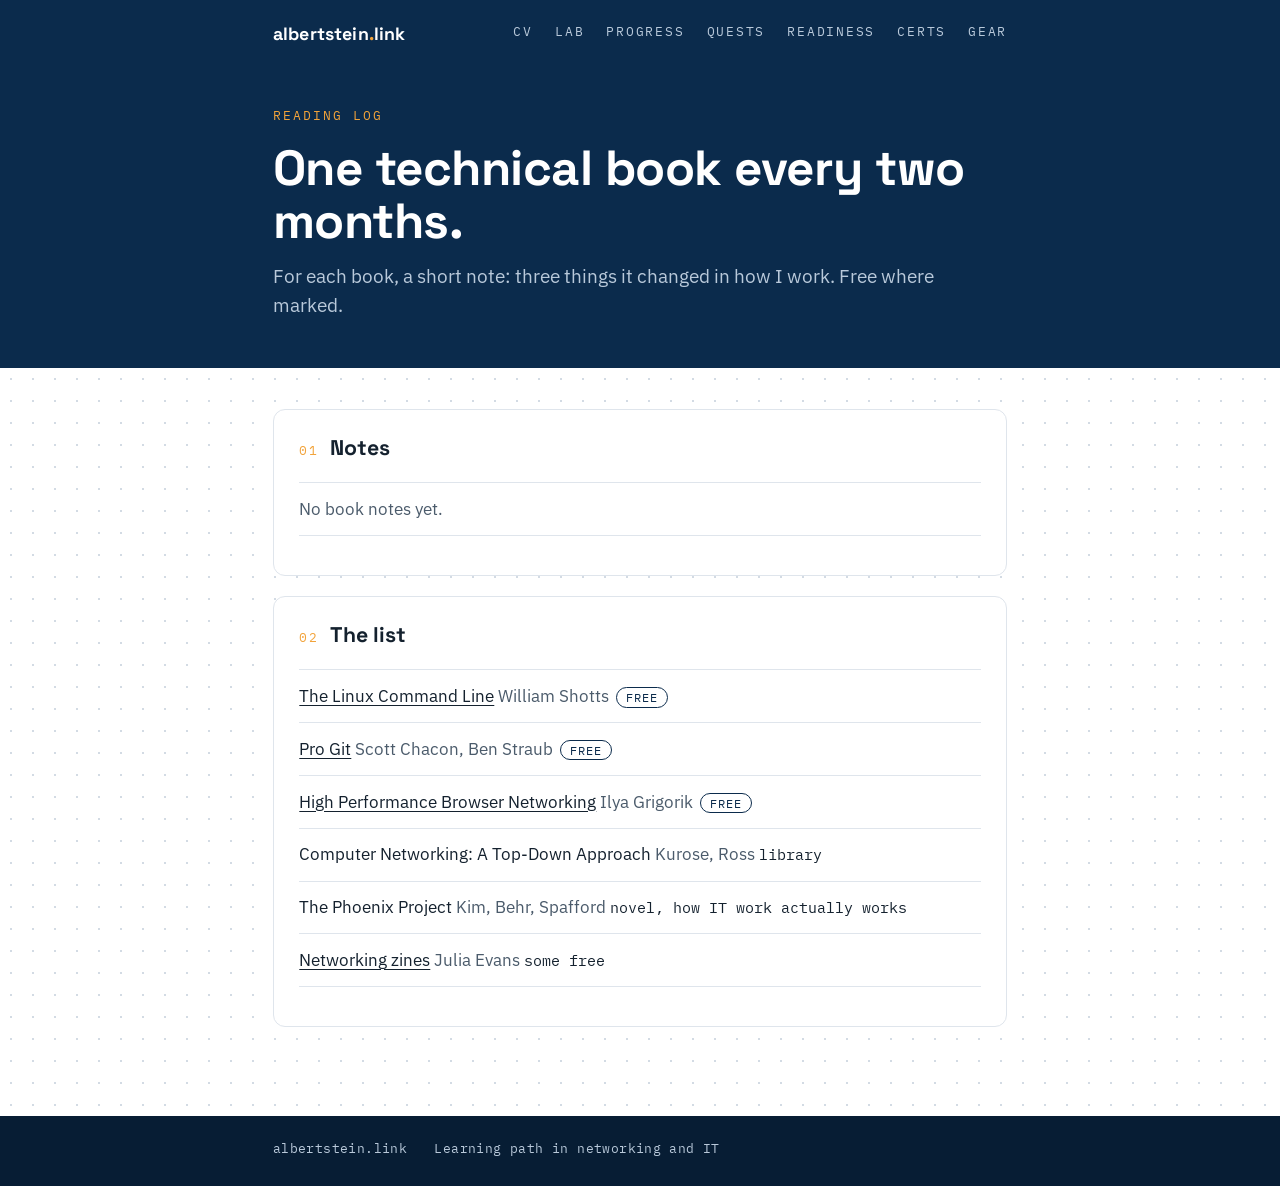
<file: site/reading/index.html>
<!DOCTYPE html>
<html lang="en">
<head>
  <meta charset="utf-8">
  <meta name="viewport" content="width=device-width, initial-scale=1">
  <title>Reading | Alberto Galliani</title>
  <meta name="description" content="Technical books I read, one every two months, with three things each one changed.">
  <meta name="theme-color" content="#0b2b4c">
  <link rel="icon" href="data:image/svg+xml,%3Csvg%20xmlns='http://www.w3.org/2000/svg'%20viewBox='0%200%2032%2032'%3E%3Crect%20width='32'%20height='32'%20rx='6'%20fill='%230b2b4c'/%3E%3Crect%20x='9'%20y='9'%20width='14'%20height='14'%20rx='2'%20transform='rotate(45%2016%2016)'%20fill='%23f2a33a'/%3E%3C/svg%3E">
  <link rel="preconnect" href="https://fonts.googleapis.com">
  <link href="https://fonts.googleapis.com/css2?family=IBM+Plex+Mono&family=IBM+Plex+Sans:wght@400;600&family=Space+Grotesk:wght@500;700&display=swap" rel="stylesheet">
  <link rel="stylesheet" href="../style.css">
</head>
<body data-root="../">
  <div class="band">
    <header class="top">
      <div class="wrap">
        <a class="brand" href="../" data-site="domain">albertstein<span class="dot">.</span>link</a>
        <nav>
          <a href="../cv/">CV</a>
          <a href="../lab/">Lab</a>
          <a href="../progress/">Progress</a>
          <a href="../quests/">Quests</a>
          <a href="../readiness/">Readiness</a>
          <a href="../certs/">Certs</a>
          <a href="../gear/">Gear</a>
        </nav>
      </div>
    </header>
    <section class="hero">
      <div class="wrap">
        <p class="kicker">Reading log</p>
        <h1>One technical book every two months.</h1>
        <p class="lede">For each book, a short note: three things it changed in how I work. Free where marked.</p>
      </div>
    </section>
  </div>

  <main>
    <div class="wrap">
      <div class="card">
        <h2><span class="num">01</span>Notes</h2>
        <!-- One <li> per book read, newest on top: <li><span class="date mono">YYYY-MM-DD</span><a href="../lab/YYYY-MM-DD-book-title.html">Title</a></li> -->
        <ul class="notes">
          <li class="empty-state">No book notes yet.</li>
        </ul>
      </div>
      <div class="card">
        <h2><span class="num">02</span>The list</h2>
        <ul class="books">
          <li class="book"><a href="https://linuxcommand.org/tlcl.php">The Linux Command Line</a> <span class="author">William Shotts</span><span class="free">free</span></li>
          <li class="book"><a href="https://git-scm.com/book/en/v2">Pro Git</a> <span class="author">Scott Chacon, Ben Straub</span><span class="free">free</span></li>
          <li class="book"><a href="https://hpbn.co/">High Performance Browser Networking</a> <span class="author">Ilya Grigorik</span><span class="free">free</span></li>
          <li class="book">Computer Networking: A Top-Down Approach <span class="author">Kurose, Ross</span> <span class="mono">library</span></li>
          <li class="book">The Phoenix Project <span class="author">Kim, Behr, Spafford</span> <span class="mono">novel, how IT work actually works</span></li>
          <li class="book"><a href="https://wizardzines.com/">Networking zines</a> <span class="author">Julia Evans</span> <span class="mono">some free</span></li>
        </ul>
      </div>
    </div>
  </main>

  <footer class="bottom">
    <div class="wrap">
      <span data-site="footer.left">albertstein.link</span>
      <span data-site="footer.right">Learning path in networking and IT</span>
    </div>
  </footer>

  <script src="../app.js"></script>
</body>
</html>
</file>
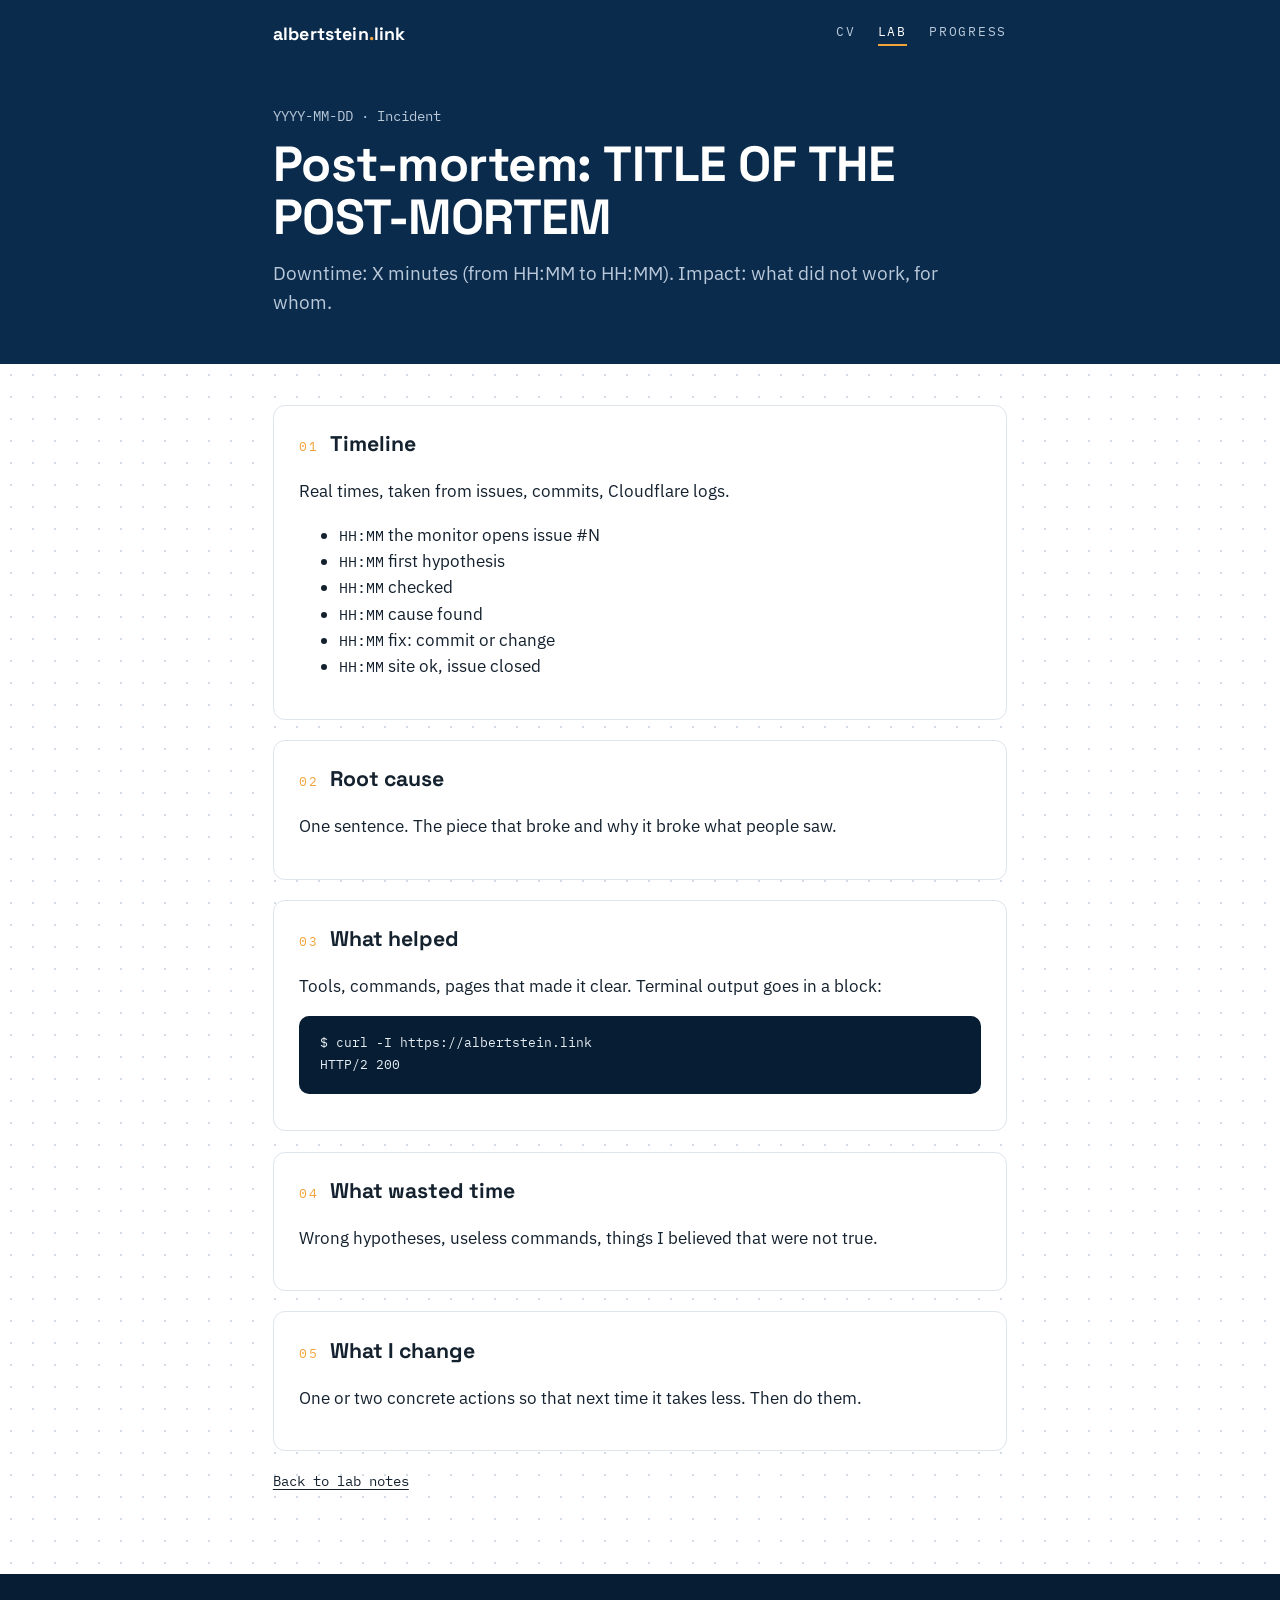
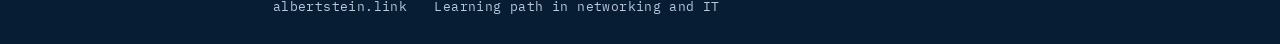
<file: site/lab/postmortem-template.html>
<!DOCTYPE html>
<html lang="en">
<head>
  <meta charset="utf-8">
  <meta name="viewport" content="width=device-width, initial-scale=1">
  <title>TITLE OF THE POST-MORTEM | Alberto Galliani</title>
  <meta name="theme-color" content="#0b2b4c">
  <link rel="icon" href="data:image/svg+xml,%3Csvg%20xmlns='http://www.w3.org/2000/svg'%20viewBox='0%200%2032%2032'%3E%3Crect%20width='32'%20height='32'%20rx='6'%20fill='%230b2b4c'/%3E%3Crect%20x='9'%20y='9'%20width='14'%20height='14'%20rx='2'%20transform='rotate(45%2016%2016)'%20fill='%23f2a33a'/%3E%3C/svg%3E">
  <link rel="preconnect" href="https://fonts.googleapis.com">
  <link href="https://fonts.googleapis.com/css2?family=IBM+Plex+Mono&family=IBM+Plex+Sans:wght@400;600&family=Space+Grotesk:wght@500;700&display=swap" rel="stylesheet">
  <link rel="stylesheet" href="../style.css">
</head>
<body data-root="../">
  <div class="band">
    <header class="top">
      <div class="wrap">
        <a class="brand" href="../">albertstein<span class="dot">.</span>link</a>
        <nav>
          <a href="../cv/">CV</a>
          <a href="./" aria-current="page">Lab</a>
          <a href="../progress/">Progress</a>
        </nav>
      </div>
    </header>
    <section class="hero">
      <div class="wrap">
        <p class="note-meta">YYYY-MM-DD · Incident</p>
        <h1>Post-mortem: TITLE OF THE POST-MORTEM</h1>
        <p class="lede">Downtime: X minutes (from HH:MM to HH:MM). Impact: what did not work, for whom.</p>
      </div>
    </section>
  </div>

  <main>
    <div class="wrap">
      <div class="card">
        <h2><span class="num">01</span>Timeline</h2>
        <p>Real times, taken from issues, commits, Cloudflare logs.</p>
        <ul>
          <li><span class="mono">HH:MM</span> the monitor opens issue #N</li>
          <li><span class="mono">HH:MM</span> first hypothesis</li>
          <li><span class="mono">HH:MM</span> checked</li>
          <li><span class="mono">HH:MM</span> cause found</li>
          <li><span class="mono">HH:MM</span> fix: commit or change</li>
          <li><span class="mono">HH:MM</span> site ok, issue closed</li>
        </ul>
      </div>
      <div class="card">
        <h2><span class="num">02</span>Root cause</h2>
        <p>One sentence. The piece that broke and why it broke what people saw.</p>
      </div>
      <div class="card">
        <h2><span class="num">03</span>What helped</h2>
        <p>Tools, commands, pages that made it clear. Terminal output goes in a block:</p>
<pre><code>$ curl -I https://albertstein.link
HTTP/2 200</code></pre>
      </div>
      <div class="card">
        <h2><span class="num">04</span>What wasted time</h2>
        <p>Wrong hypotheses, useless commands, things I believed that were not true.</p>
      </div>
      <div class="card">
        <h2><span class="num">05</span>What I change</h2>
        <p>One or two concrete actions so that next time it takes less. Then do them.</p>
      </div>
      <p class="print-link"><a href="./">Back to lab notes</a></p>
    </div>
  </main>

  <footer class="bottom">
    <div class="wrap">
      <span>albertstein.link</span>
      <span>Learning path in networking and IT</span>
    </div>
  </footer>
</body>
</html>
</file>
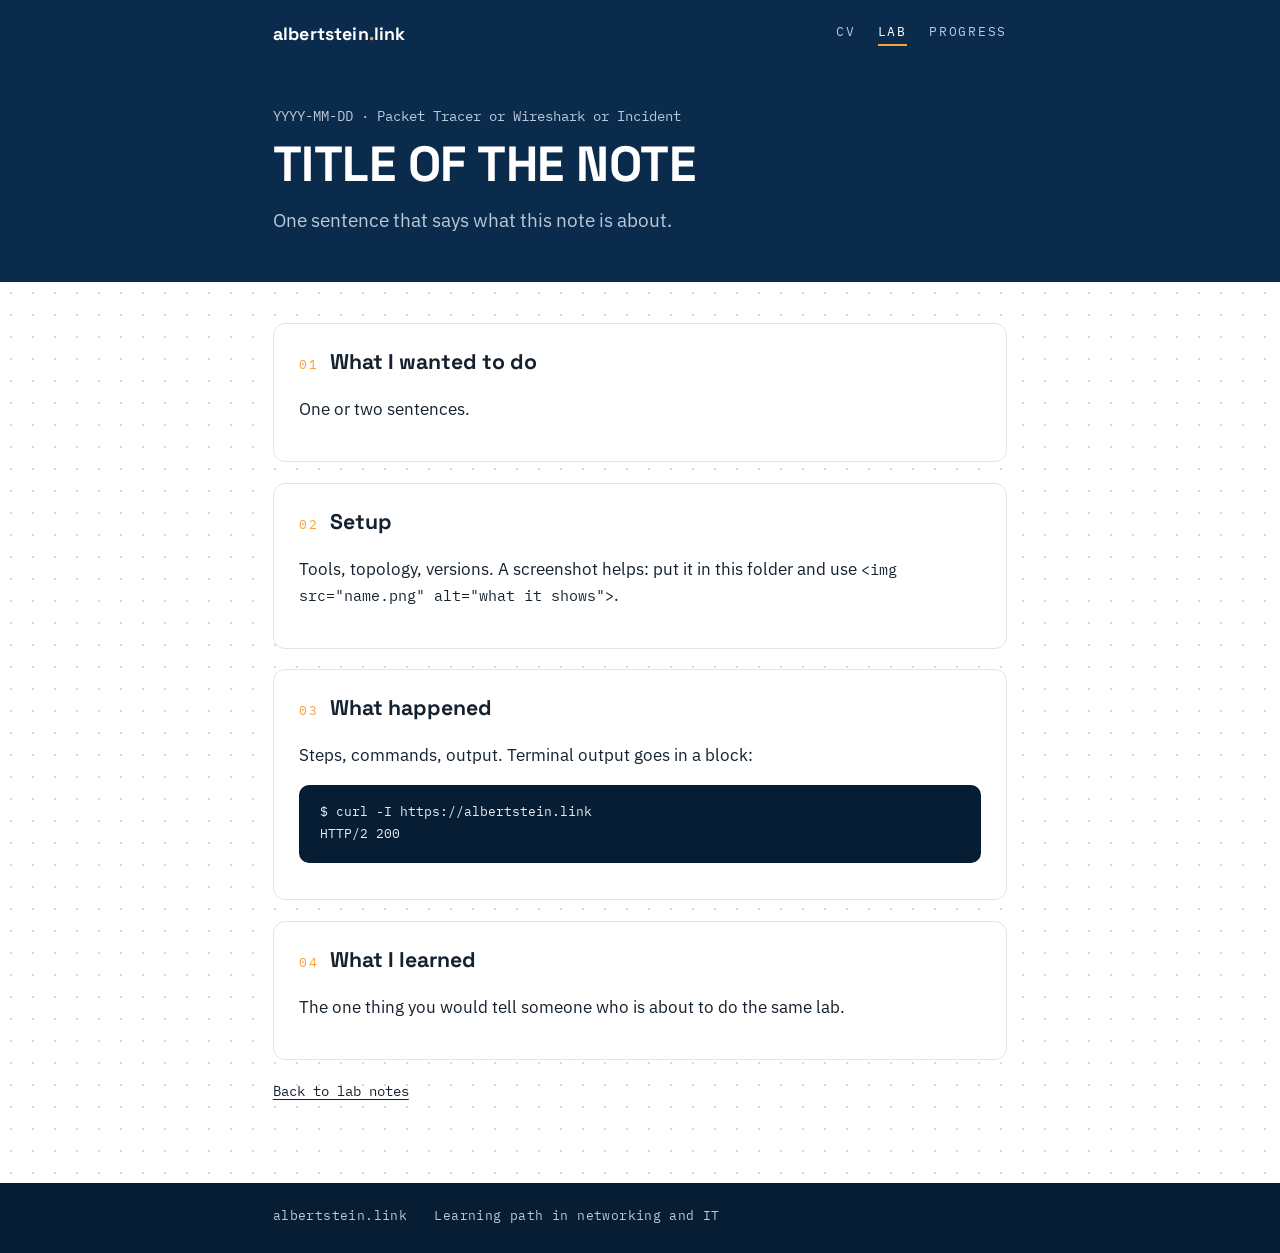
<file: site/lab/template.html>
<!DOCTYPE html>
<html lang="en">
<head>
  <meta charset="utf-8">
  <meta name="viewport" content="width=device-width, initial-scale=1">
  <title>TITLE OF THE NOTE | Alberto Galliani</title>
  <meta name="theme-color" content="#0b2b4c">
  <link rel="icon" href="data:image/svg+xml,%3Csvg%20xmlns='http://www.w3.org/2000/svg'%20viewBox='0%200%2032%2032'%3E%3Crect%20width='32'%20height='32'%20rx='6'%20fill='%230b2b4c'/%3E%3Crect%20x='9'%20y='9'%20width='14'%20height='14'%20rx='2'%20transform='rotate(45%2016%2016)'%20fill='%23f2a33a'/%3E%3C/svg%3E">
  <link rel="preconnect" href="https://fonts.googleapis.com">
  <link href="https://fonts.googleapis.com/css2?family=IBM+Plex+Mono&family=IBM+Plex+Sans:wght@400;600&family=Space+Grotesk:wght@500;700&display=swap" rel="stylesheet">
  <link rel="stylesheet" href="../style.css">
</head>
<body data-root="../">
  <div class="band">
    <header class="top">
      <div class="wrap">
        <a class="brand" href="../">albertstein<span class="dot">.</span>link</a>
        <nav>
          <a href="../cv/">CV</a>
          <a href="./" aria-current="page">Lab</a>
          <a href="../progress/">Progress</a>
        </nav>
      </div>
    </header>
    <section class="hero">
      <div class="wrap">
        <p class="note-meta">YYYY-MM-DD · Packet Tracer or Wireshark or Incident</p>
        <h1>TITLE OF THE NOTE</h1>
        <p class="lede">One sentence that says what this note is about.</p>
      </div>
    </section>
  </div>

  <main>
    <div class="wrap">
      <div class="card">
        <h2><span class="num">01</span>What I wanted to do</h2>
        <p>One or two sentences.</p>
      </div>
      <div class="card">
        <h2><span class="num">02</span>Setup</h2>
        <p>Tools, topology, versions. A screenshot helps: put it in this folder and use <code>&lt;img src="name.png" alt="what it shows"&gt;</code>.</p>
      </div>
      <div class="card">
        <h2><span class="num">03</span>What happened</h2>
        <p>Steps, commands, output. Terminal output goes in a block:</p>
<pre><code>$ curl -I https://albertstein.link
HTTP/2 200</code></pre>
      </div>
      <div class="card">
        <h2><span class="num">04</span>What I learned</h2>
        <p>The one thing you would tell someone who is about to do the same lab.</p>
      </div>
      <p class="print-link"><a href="./">Back to lab notes</a></p>
    </div>
  </main>

  <footer class="bottom">
    <div class="wrap">
      <span>albertstein.link</span>
      <span>Learning path in networking and IT</span>
    </div>
  </footer>
</body>
</html>
</file>
<file: site/style.css>
/* albertstein.link
   Navy and orange from the paper CV. Dot grid like a lab notebook.
   The accent is reserved for progress and section numbers.
   Every token in :root can be overridden from data/site.json (see THEME.md). */

:root {
  --navy: #0b2b4c;
  --navy-deep: #071d34;
  --ink: #14212e;
  --ink-soft: #4b5b6b;
  --paper: #ffffff;
  --line: #dfe5ec;
  --dot: #d3dbe4;
  --accent: #f2a33a;
  --sky: #b9c9da;
  --measure: 64ch;
  --font-heading: "Space Grotesk", "IBM Plex Sans", sans-serif;
  --font-body: "IBM Plex Sans", system-ui, sans-serif;
  --font-mono: "IBM Plex Mono", ui-monospace, monospace;
}

* { box-sizing: border-box; }
[hidden] { display: none !important; }
html { font-size: 17px; scroll-behavior: smooth; }
body {
  margin: 0;
  font-family: var(--font-body);
  color: var(--ink);
  background: var(--paper);
  line-height: 1.55;
}
a { color: inherit; text-decoration-thickness: 1px; text-underline-offset: 3px; }
a:hover { text-decoration-thickness: 2px; }
a:focus-visible { outline: 3px solid var(--accent); outline-offset: 3px; }
code, .mono { font-family: var(--font-mono); font-size: 0.9em; }
.wrap { max-width: 46rem; margin: 0 auto; padding: 0 1.4rem; }

/* ---------- band: header + hero share the navy ---------- */
.band { background: var(--navy); color: #fff; }
.band a { color: #fff; }
header.top .wrap {
  display: flex; align-items: center; justify-content: space-between; gap: 1rem;
  padding-top: 1.2rem; padding-bottom: 1.2rem;
}
.brand { font-family: var(--font-heading); font-weight: 700; font-size: 1.05rem; letter-spacing: 0.01em; text-decoration: none; }
.brand .dot { color: var(--accent); }
header.top nav { display: flex; gap: 1.3rem; }
header.top nav a {
  font-family: var(--font-mono); font-size: 0.74rem; letter-spacing: 0.14em; text-transform: uppercase;
  color: var(--sky); text-decoration: none; padding-bottom: 3px; border-bottom: 2px solid transparent;
}
header.top nav a:hover { color: #fff; }
header.top nav a[aria-current="page"] { color: #fff; border-bottom-color: var(--accent); }

.hero .wrap { padding-top: 2.2rem; padding-bottom: 2.8rem; }
.kicker { font-family: var(--font-mono); font-size: 0.74rem; letter-spacing: 0.16em; text-transform: uppercase; color: var(--accent); margin: 0 0 0.9rem; }
.hero h1 {
  font-family: var(--font-heading); font-weight: 700;
  font-size: clamp(1.9rem, 4.6vw, 2.9rem); line-height: 1.08; letter-spacing: -0.01em;
  margin: 0 0 0.9rem; max-width: 24ch;
}
.hero .lede { font-size: 1.1rem; color: var(--sky); margin: 0; max-width: var(--measure); }

/* progress lives in the band */
.level { margin: 1.9rem 0 0.5rem; font-family: var(--font-mono); letter-spacing: 0.14em; text-transform: uppercase; font-size: 0.74rem; color: var(--accent); }
.progress { margin: 0 0 0.5rem; display: flex; gap: 14px 18px; align-items: center; flex-wrap: wrap; }
.tier-cells { display: inline-flex; gap: 5px; align-items: center; }
.progress .cell { width: 1.7rem; height: 0.8rem; border: 1.5px solid rgba(255,255,255,0.55); border-radius: 2px; background: transparent; }
.progress .cell.boss { width: 0.95rem; height: 0.95rem; transform: rotate(45deg); margin: 0 0.35rem; }
.progress .cell.done { background: var(--accent); border-color: var(--accent); }
.progress-label { color: var(--sky); margin: 0; font-size: 0.95rem; }
.hero .cta { display: inline-block; margin-top: 1rem; font-family: var(--font-mono); font-size: 0.8rem; letter-spacing: 0.08em; text-transform: uppercase; }
.hero .cta::after { content: " \2192"; }

/* ---------- main: paper with a dot grid ---------- */
main {
  padding: 2.4rem 0 4rem;
  background-image: radial-gradient(var(--dot) 1px, transparent 1.2px);
  background-size: 22px 22px;
}
main p, main li, main dd { max-width: var(--measure); }
h2 {
  font-family: var(--font-heading); font-weight: 700; font-size: 1.25rem;
  margin: 2.4rem 0 0.7rem; display: flex; align-items: baseline; gap: 0.7rem;
}
h2 .num { font-family: var(--font-mono); font-weight: 400; font-size: 0.78rem; color: var(--accent); letter-spacing: 0.1em; }
h2:first-child, .wrap > h2:first-child { margin-top: 0; }
h3 { font-size: 1rem; font-weight: 600; margin: 1.3rem 0 0.3rem; }
.card {
  background: var(--paper); border: 1px solid var(--line); border-radius: 12px;
  padding: 1.3rem 1.5rem; margin: 0 0 1.2rem;
}
.card > h2 { margin-top: 0; }
.empty-state { color: var(--ink-soft); }
.section-intro { margin: 2.2rem 0 0.2rem; }
.section-intro h2 { margin: 0 0 0.3rem; }
.section-intro p { color: var(--ink-soft); margin: 0; }

/* ---------- campaign ---------- */
.tier { background: var(--paper); border: 1px solid var(--line); border-radius: 12px; padding: 1.2rem 1.5rem 0.6rem; margin: 1.3rem 0 0; }
.tier.cleared { border-color: var(--accent); box-shadow: inset 5px 0 0 var(--accent); }
.tier h2 { margin: 0 0 0.15rem; }
.tier.cleared h2::after { content: "\2726"; color: var(--accent); font-size: 0.9rem; }
.tier-line { margin: 0 0 0.8rem; color: var(--ink-soft); }
.track-progress { margin: 0 0 0.9rem; gap: 5px; }
.track-progress .cell { border-color: var(--navy); width: 1.5rem; }
ol.missions { padding-left: 0; list-style: none; margin: 0; }
ol.missions li {
  display: grid; grid-template-columns: 2.6rem 1fr auto; gap: 0.3rem 0.8rem; align-items: center;
  padding: 0.8rem 0; border-top: 1px solid var(--line); max-width: none;
}
ol.missions .n { font-family: var(--font-mono); color: var(--ink-soft); font-size: 0.85rem; }
ol.missions .skill { grid-column: 2; color: var(--ink-soft); font-size: 0.9rem; }
ol.missions .status {
  font-family: var(--font-mono); font-size: 0.68rem; letter-spacing: 0.12em; text-transform: uppercase;
  padding: 0.2rem 0.6rem; border-radius: 999px; border: 1px solid var(--line); color: var(--ink-soft); white-space: nowrap;
}
ol.missions li.done .status { background: var(--accent); border-color: var(--accent); color: var(--navy); font-weight: 600; }
ol.missions li.open .status { border-color: var(--navy); color: var(--navy); }
ol.missions li.locked { opacity: 0.55; }
ol.missions li.locked .status { border-style: dashed; }
ol.missions li.boss .n { color: var(--accent); }
ol.missions li.boss > span:nth-child(2) { font-weight: 600; font-family: var(--font-heading); }

/* ---------- cv ---------- */
.cv-hero .wrap { display: grid; grid-template-columns: 8rem 1fr; gap: 1.6rem; align-items: center; }
.cv-hero img { width: 8rem; height: 9.2rem; object-fit: cover; border-radius: 16px; border: 3px solid var(--accent); display: block; }
.cv-hero .wrap:has(> img[hidden]) { grid-template-columns: 1fr; }
.cv-hero h1 { font-size: clamp(1.7rem, 4vw, 2.4rem); margin-bottom: 0.4rem; }
.cv-hero .contact { color: var(--sky); margin: 0.15rem 0; font-size: 0.98rem; }
.cv-hero .contact a { text-decoration-color: var(--accent); }
dl.skills { display: grid; grid-template-columns: 11rem 1fr; gap: 0.45rem 1rem; margin: 0; }
dl.skills dt { font-family: var(--font-mono); font-size: 0.78rem; letter-spacing: 0.08em; text-transform: uppercase; color: var(--navy); padding-top: 0.15rem; }
dl.skills dd { margin: 0; }
.edu p { margin: 0; }
.edu .item + .item { margin-top: 0.9rem; }
.edu .where { font-weight: 600; }
.edu .when { color: var(--ink-soft); font-family: var(--font-mono); font-size: 0.85rem; }
.earned { padding-left: 0; list-style: none; }
.earned li { padding: 0.5rem 0 0.5rem 1rem; border-left: 3px solid var(--accent); margin: 0.35rem 0; }
.earned li.track-mind { border-left-color: var(--ink); }
.earned li.track-pi { border-left-color: #c0392b; }
.earned li.track-voice { border-left-color: var(--sky); }
.earned li.track-hire { border-left-color: var(--ink-soft); }
.earned li.badge { border-left-color: var(--navy); }
.earned li.badge::before { content: "\2726 "; color: var(--accent); }
.earned .empty { border-left-color: var(--line); color: var(--ink-soft); }
.print-link { font-family: var(--font-mono); font-size: 0.8rem; }

/* ---------- lab ---------- */
.notes { padding-left: 0; list-style: none; }
.notes li { display: flex; gap: 1rem; align-items: baseline; padding: 0.75rem 0; border-top: 1px solid var(--line); max-width: none; }
.notes li:last-child { border-bottom: 1px solid var(--line); }
.notes .date { color: var(--ink-soft); font-size: 0.85rem; flex: 0 0 auto; }
.note-meta { font-family: var(--font-mono); font-size: 0.8rem; color: var(--sky); margin: 0 0 0.6rem; }
pre { background: var(--navy-deep); color: #e6edf3; padding: 1rem 1.2rem; border-radius: 10px; overflow-x: auto; font-size: 0.85rem; line-height: 1.5; }
main img { max-width: 100%; height: auto; border-radius: 10px; border: 1px solid var(--line); }

/* ---------- certs ---------- */
.button { display: inline-block; font-family: var(--font-mono); font-size: 0.74rem; letter-spacing: 0.1em; text-transform: uppercase; background: var(--navy); color: #fff; padding: 0.5rem 0.9rem; border-radius: 8px; text-decoration: none; white-space: nowrap; }
.button:hover { background: var(--navy-deep); }
ol.missions li.cert { grid-template-columns: 3.4rem 1fr auto; }
ol.missions li.cert .cert-action { grid-column: 2 / 4; justify-self: start; margin-top: 0.2rem; }
ol.missions li.cert .cert-action:empty { display: none; }
ol.missions li.cert .cert-vendor, ol.missions li.cert .cert-study { color: var(--ink-soft); font-size: 0.85rem; }
ol.missions li.cert.ready .status { background: var(--accent); border-color: var(--accent); color: var(--navy); font-weight: 600; }
ol.missions li.cert.passed .status { background: var(--navy); border-color: var(--navy); color: #fff; }
ol.missions li.cert.granted .status, ol.missions li.cert.requested .status { border-color: var(--navy); color: var(--navy); }
ol.missions li.cert.locked { opacity: 0.7; }

/* ---------- sealed track ---------- */
.tier.sealed { border-style: dashed; background: transparent; }
.tier.sealed h2, .tier.sealed .tier-line { color: var(--ink-soft); }
.tier.sealed .sealed-line { color: var(--navy); font-family: var(--font-mono); font-size: 0.8rem; letter-spacing: 0.08em; text-transform: uppercase; }
.tier.sealed .track-progress .cell { border-color: var(--line); }
.tier.sealed ol.missions li { opacity: 0.5; }

/* ---------- quests, puzzle, reading, codex ---------- */
ol.missions .loot { grid-column: 2; }
ol.missions li.boss.done .loot { color: var(--navy); font-weight: 600; }
.tier.quests h2 { text-transform: none; }
.puzzle details { margin-top: 0.6rem; }
.puzzle summary { cursor: pointer; color: var(--navy); font-size: 0.8rem; letter-spacing: 0.1em; text-transform: uppercase; }
.books { padding-left: 0; list-style: none; }
.books li { padding: 0.75rem 0; border-top: 1px solid var(--line); max-width: none; }
.books li:last-child { border-bottom: 1px solid var(--line); }
.books .author { color: var(--ink-soft); }
.books .free { font-family: var(--font-mono); font-size: 0.68rem; letter-spacing: 0.1em; text-transform: uppercase; color: var(--navy); border: 1px solid var(--navy); border-radius: 999px; padding: 0.1rem 0.5rem; margin-left: 0.4rem; }
dl.codex dt { font-family: var(--font-heading); font-weight: 700; margin-top: 1rem; }
dl.codex dd { margin: 0.2rem 0 0; }

/* ---------- readiness (generated page) ---------- */
.radar-row { display: grid; grid-template-columns: minmax(0, 360px) 1fr; gap: 1.2rem; align-items: center; margin: 0.4rem 0 0.6rem; }
.radar-row .radar { max-width: 100%; height: auto; }
.readiness-score { font-family: var(--font-heading); font-weight: 700; font-size: 2.4rem; line-height: 1; margin: 0 0 0.6rem; color: var(--navy); }
.readiness-score .of { font-size: 1rem; color: var(--ink-soft); font-weight: 400; margin-left: 0.2rem; }
.readiness-role h3 { margin-top: 0.8rem; }
.skills-table { width: 100%; border-collapse: collapse; font-size: 0.92rem; }
.skills-table th { text-align: left; font-family: var(--font-mono); font-weight: 400; font-size: 0.72rem; letter-spacing: 0.12em; text-transform: uppercase; color: var(--ink-soft); padding: 0.5rem 0.4rem; border-bottom: 1px solid var(--line); }
.skills-table tr.family th { color: var(--accent); padding-top: 1rem; border-bottom: none; }
.skills-table td { padding: 0.45rem 0.4rem; border-top: 1px solid var(--line); vertical-align: middle; }
.skills-table .skill-bar { display: inline-flex; gap: 3px; vertical-align: middle; margin-right: 0.4rem; }
.skills-table .skill-bar .cell { width: 0.9rem; height: 0.6rem; border: 1.5px solid var(--navy); border-radius: 2px; }
.skills-table .skill-bar .cell.done { background: var(--accent); border-color: var(--accent); }
.skills-table .status { font-family: var(--font-mono); font-size: 0.66rem; letter-spacing: 0.1em; text-transform: uppercase; padding: 0.15rem 0.5rem; border-radius: 999px; border: 1px solid var(--line); color: var(--ink-soft); white-space: nowrap; }
.skills-table .status.done { background: var(--accent); border-color: var(--accent); color: var(--navy); font-weight: 600; }
.skills-table .status.open { border-color: var(--navy); color: var(--navy); }
.skills-table .status.locked { border-style: dashed; }

/* ---------- footer ---------- */
footer.bottom { background: var(--navy-deep); color: var(--sky); font-family: var(--font-mono); font-size: 0.78rem; letter-spacing: 0.03em; }
footer.bottom .wrap { padding-top: 1.3rem; padding-bottom: 1.6rem; display: flex; flex-wrap: wrap; gap: 0.4rem 1.6rem; }
footer.bottom a { color: #fff; text-decoration-color: var(--accent); }

@media (max-width: 40rem) {
  html { font-size: 16px; }
  .wrap { padding: 0 1.1rem; }
  header.top .wrap { flex-wrap: wrap; row-gap: 0.4rem; }
  header.top nav { gap: 0.7rem 0.9rem; flex-wrap: wrap; }
  .progress .cell { width: 1.3rem; }
  .cv-hero .wrap { grid-template-columns: 6rem 1fr; gap: 1rem; }
  .cv-hero img { width: 6rem; height: 7rem; }
  dl.skills { grid-template-columns: 1fr; gap: 0.15rem 0; }
  dl.skills dd { margin-bottom: 0.7rem; }
  ol.missions li { grid-template-columns: 2.2rem 1fr; }
  ol.missions .status { grid-column: 2; justify-self: start; }
  .tier { padding: 1rem 1.1rem 0.4rem; }
  .radar-row { grid-template-columns: 1fr; }
  .skills-table td:nth-child(3), .skills-table th:nth-child(3) { display: none; }
}
@media (prefers-reduced-motion: no-preference) { .progress .cell { transition: background-color 300ms ease; } }
@media print {
  /* the CV keeps its header (name, contact, photo) in black on white; menus and footer go */
  header.top, footer.bottom, .print-link, .level, .progress, .progress-label, .cta { display: none; }
  .band { background: none; color: var(--ink); }
  .band a { color: inherit; }
  .hero .wrap { padding-top: 0; padding-bottom: 1.2rem; }
  .hero .lede, .cv-hero .contact { color: var(--ink-soft); }
  main { padding: 0; background: none; }
  .card, .tier { break-inside: avoid; }
}
</file>
